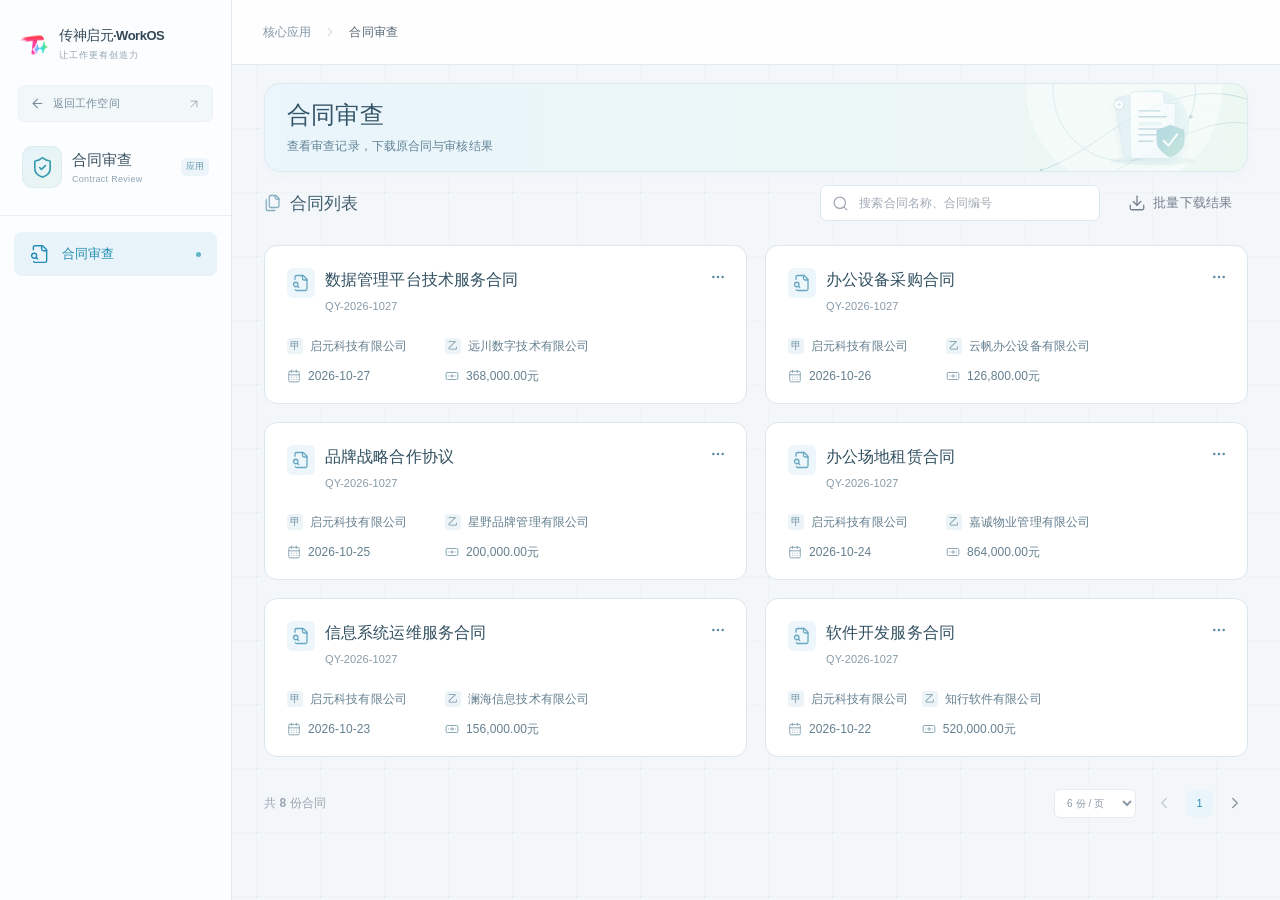
<file: index.html>
<!doctype html>
<html lang="zh-CN">
  <head>
    <meta charset="UTF-8" />
    <meta name="viewport" content="width=device-width, initial-scale=1.0" />
    <meta name="theme-color" content="#f2f6fb" />
    <title>合同审查 · 传神启元 WorkOS</title>
    <script type="module" crossorigin src="./assets/index-BLnWUCmx.js"></script>
    <link rel="stylesheet" crossorigin href="./assets/index-CrGIZPWq.css">
  </head>
  <body>
    <div id="root"></div>
  </body>
</html>
</file>
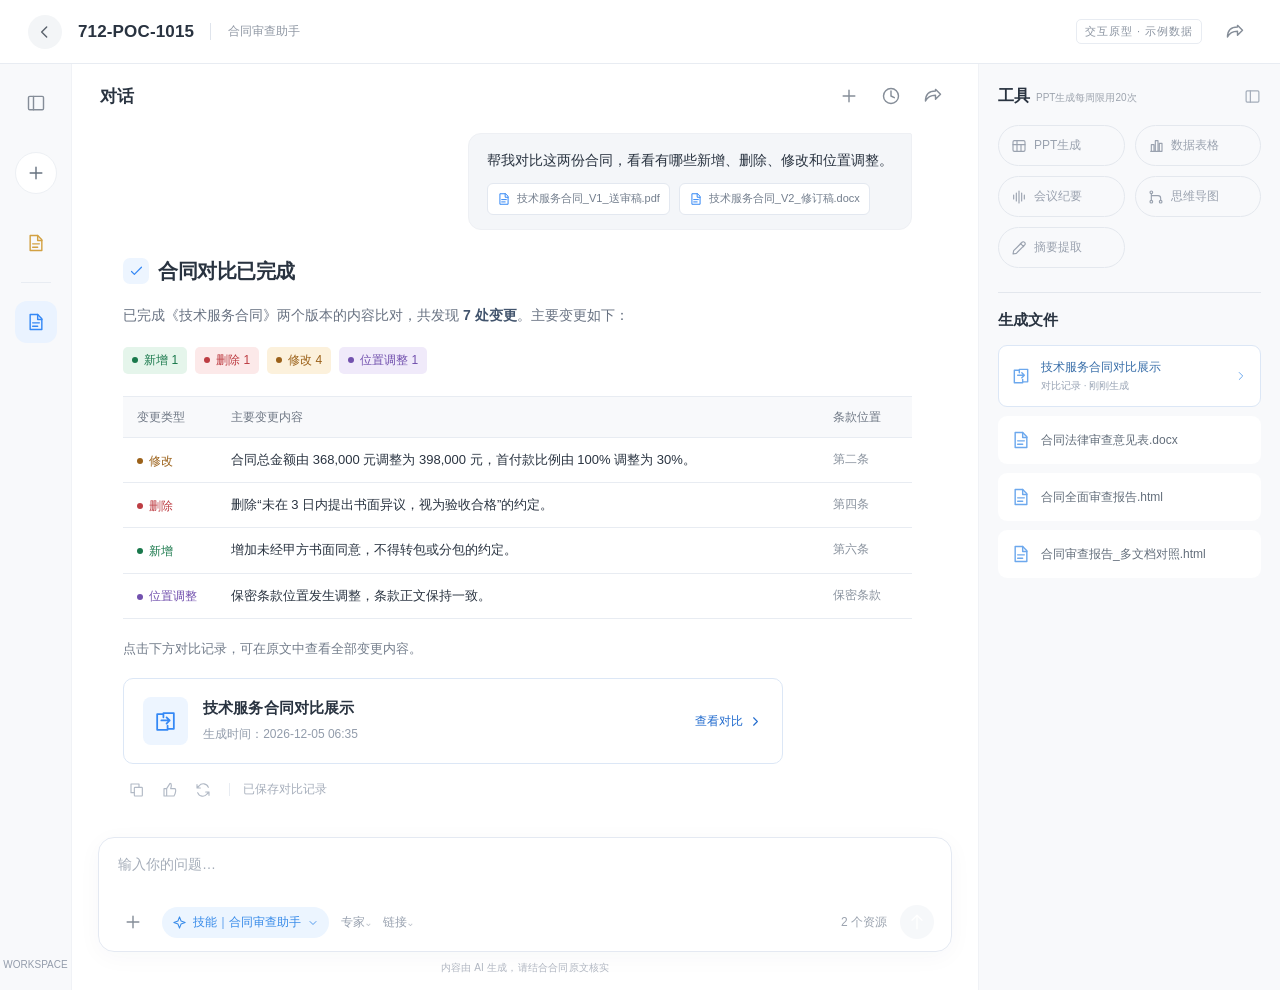
<file: comparison/index.html>
<!DOCTYPE html>
<html lang="zh-CN">
<head>
<meta charset="UTF-8">
<meta name="viewport" content="width=device-width,initial-scale=1">
<title>合同对比 · 交互原型 v3</title>
<style>
:root{--blue:#3488f5;--blue-strong:#216bce;--blue-soft:#edf5ff;--ink:#293340;--muted:#8a929f;--line:#e8ecf2;--surface:#f7f8fa;--red:#bd3d43;--red-bg:#fce9e9;--green:#19784b;--green-bg:#e5f5eb;--amber:#9b6119;--amber-bg:#fcf1dc;--purple:#7251ae;--purple-bg:#f0eafa;--font:-apple-system,BlinkMacSystemFont,"PingFang SC","Microsoft YaHei",sans-serif}
*{box-sizing:border-box}body{margin:0;background:#fff;color:var(--ink);font-family:var(--font);font-size:14px;-webkit-font-smoothing:antialiased}button,input,textarea,select{font:inherit}button{cursor:pointer}button:disabled{cursor:default;opacity:.38}button:focus-visible,select:focus-visible,textarea:focus-visible,[tabindex]:focus-visible{outline:3px solid #90bfff;outline-offset:3px}button{transition:background .16s,color .16s,border-color .16s}svg{width:20px;height:20px;fill:none;stroke:currentColor;stroke-width:1.7;stroke-linecap:round;stroke-linejoin:round;flex-shrink:0}.icon-button{width:34px;height:34px;padding:7px;display:inline-flex;align-items:center;justify-content:center;border:0;background:transparent;color:#858d98;border-radius:7px}.icon-button:hover{background:#edf2f8;color:var(--blue-strong)}.app{height:100dvh;display:grid;grid-template-rows:64px minmax(0,1fr)}.topbar{display:flex;align-items:center;gap:16px;padding:0 28px;border-bottom:1px solid var(--line)}.back{border-radius:50%;background:#f3f5f7;color:#5a626c}.project-name{font-size:17px;font-weight:600;letter-spacing:.15px}.topbar .project-tag{color:#9199a5;font-size:12px;padding-left:17px;border-left:1px solid #dfe4ec}.topbar .spacer{flex:1}.demo-badge{font-size:11px;border:1px solid var(--line);padding:4px 8px;color:#8b94a1;border-radius:5px;letter-spacing:1px}.workspace{display:grid;grid-template-columns:72px minmax(0,1fr) 302px;min-height:0}.rail{background:#f8f9fb;border-right:1px solid #f0f2f6;display:flex;align-items:center;flex-direction:column;gap:18px;padding-top:18px}.rail .icon-button{width:42px;height:42px}.rail .nav-plus{background:#fff;border:1px solid #edf0f4;border-radius:50%;margin:10px 0;color:#66717f}.rail .active{color:var(--blue);background:#eaf3ff;border-radius:12px}.rail .divider{height:1px;background:var(--line);width:30px}.rail-bottom{margin-top:auto;margin-bottom:20px;color:#939cab;font-size:10px}.conversation{min-width:0;display:flex;flex-direction:column;height:100%;background:#fff}.section-bar{height:64px;flex-shrink:0;display:flex;align-items:center;justify-content:space-between;padding:0 28px}.section-bar h1{font-size:17px;font-weight:600;margin:0}.section-bar .actions{display:flex;gap:8px}.chat-scroll{overflow-y:auto;flex:1;min-height:0;padding:5px clamp(26px,4vw,70px) 22px;scrollbar-gutter:stable}.message-user{display:flex;justify-content:flex-end;margin-bottom:28px}.question{background:#f4f6f9;border:1px solid #eef0f4;border-radius:13px 2px 13px 13px;max-width:82%;padding:14px 18px;font-size:14px;line-height:1.8}.attachment-row{display:flex;gap:9px;flex-wrap:wrap;margin-top:10px}.attachment{font-size:11px;display:flex;gap:6px;align-items:center;border:1px solid #e3e8f0;border-radius:6px;padding:5px 9px;background:#fff;color:#737e8d}.attachment svg{width:14px;height:14px;color:var(--blue)}.assistant-heading{display:flex;align-items:center;gap:9px;margin:0 0 17px;font-size:20px;letter-spacing:-.5px;font-weight:600}.assistant-mark{color:var(--blue);width:26px;height:26px;display:grid;place-items:center;background:var(--blue-soft);border-radius:7px}.assistant-mark svg{width:17px;height:17px}.answer-intro{font-size:14px;color:#687282;line-height:1.9;margin:0 0 18px}.summary-line{display:flex;gap:8px;flex-wrap:wrap;margin:0 0 22px}.pill{display:inline-flex;align-items:center;gap:6px;padding:5px 9px;border-radius:5px;font-size:12px;color:#657183;background:#f4f6f8}.pill i,.type-dot{height:6px;width:6px;border-radius:50%;background:currentColor;display:inline-block;flex-shrink:0}.pill.add{background:var(--green-bg);color:var(--green)}.pill.del{background:var(--red-bg);color:var(--red)}.pill.mod{background:var(--amber-bg);color:var(--amber)}.pill.move{background:var(--purple-bg);color:var(--purple)}.answer-table{border-collapse:collapse;width:100%;font-size:13px;line-height:1.7;margin-bottom:18px}.answer-table th{text-align:left;background:#f8f9fb;color:#6e7784;font-weight:500;font-size:12px;padding:10px 14px;border-top:1px solid var(--line);border-bottom:1px solid var(--line)}.answer-table td{padding:11px 14px;border-bottom:1px solid var(--line);vertical-align:top}.answer-table td:last-child{white-space:nowrap;color:#89929e;font-size:12px}.table-type{display:inline-flex;align-items:center;gap:6px;white-space:nowrap;font-size:12px}.table-type.mod{color:var(--amber)}.table-type.del{color:var(--red)}.table-type.add{color:var(--green)}.table-type.move{color:var(--purple)}.answer-note{color:#737d8b;font-size:13px;line-height:1.8;margin:17px 0}.record-card{width:min(100%,660px);display:flex;text-align:left;gap:15px;align-items:center;background:#fff;border:1px solid #dce7f6;border-radius:10px;padding:18px 19px;color:inherit;margin-top:18px;position:relative}.record-card:hover{background:#f8fbff;border-color:#8ebcf8;box-shadow:0 4px 20px #3887e70c}.record-card:active{background:#eef5ff}.compare-icon{position:relative;display:flex;align-items:center;justify-content:center;width:45px;height:48px;color:var(--blue);background:#edf5ff;border-radius:8px;flex-shrink:0}.compare-icon svg{width:25px;height:25px}.record-copy{display:flex;flex-direction:column;gap:8px;flex:1;min-width:0}.record-name{font-size:15px;font-weight:600;letter-spacing:.1px}.record-time{font-size:12px;color:#929cab;white-space:nowrap}.record-open{display:flex;gap:5px;align-items:center;font-size:12px;color:var(--blue-strong);white-space:nowrap}.record-open svg{width:15px;height:15px}.record-caption{font-size:11px;position:absolute;right:19px;bottom:11px;color:#8d9eb6;display:none}.message-actions{display:flex;gap:6px;align-items:center;margin-top:12px}.message-actions .icon-button{width:27px;height:27px;padding:5px;color:#b1b9c5}.message-actions svg{width:16px;height:16px}.action-divider{height:13px;width:1px;background:var(--line);margin:0 7px}.saved-label{font-size:12px;color:#a6aebb}.composer-wrap{padding:12px 26px 15px;flex-shrink:0;background:linear-gradient(#fff8,#fff 20%)}.composer{border:1px solid #e4e9f2;border-radius:16px;padding:16px 17px 12px;box-shadow:0 5px 25px #243b6209}.composer textarea{resize:none;border:0;outline:none;width:100%;height:48px;color:#697584;background:transparent;font-size:14px}.composer textarea::placeholder{color:#a5adb9}.composer-bottom{display:flex;justify-content:space-between;align-items:center;gap:9px}.composer-left{display:flex;gap:12px;align-items:center;color:#98a1af;font-size:12px}.skill-chip{padding:7px 10px;background:#ecf5ff;color:#388be9;border-radius:18px;display:flex;align-items:center;gap:6px}.skill-chip svg{width:15px;height:15px}.composer-right{display:flex;align-items:center;gap:13px;color:#9ba3af;font-size:12px}.send-button{display:grid;place-items:center;background:#e9edf3;border:0;border-radius:50%;height:34px;width:34px;color:#fff}.composer-hint{text-align:center;font-size:10px;color:#b0b6c1;padding-top:9px;letter-spacing:.2px}.tools{background:#f8f9fb;border-left:1px solid #f0f2f6;padding:22px 19px;overflow-y:auto}.tools-title{display:flex;justify-content:space-between;align-items:center;margin-bottom:18px;font-size:16px;font-weight:600}.tools-title small{font-size:10px;color:#9da4ae;font-weight:400;margin-left:6px}.tools-title svg{width:17px;height:17px;color:#a4adba}.tool-grid{display:grid;grid-template-columns:1fr 1fr;gap:10px;margin-bottom:24px}.tool-item{display:flex;align-items:center;gap:7px;padding:11px 12px;border:1px solid #e4e8ee;color:#9aa2af;border-radius:24px;font-size:12px;white-space:nowrap}.tool-item svg{width:16px;height:16px}.tools-files{border-top:1px solid #e3e7ed;padding-top:18px}.tools-files h2{font-size:15px;font-weight:600;margin:0 0 15px}.file-row{display:flex;align-items:center;gap:10px;background:#fff;border:1px solid transparent;border-radius:9px;margin-bottom:9px;width:100%;padding:13px 12px;text-align:left;color:#636e7b}.file-row svg{color:#6ca8ed;width:20px;height:20px}.file-row .file-name{overflow:hidden;text-overflow:ellipsis;white-space:nowrap;font-size:12px;flex:1}.file-row.new-record{border-color:#dce7f6;color:#376da8;cursor:pointer}.file-row.new-record:hover{border-color:#93bdf4;background:#f0f6ff}.file-row .tiny-arrow{width:14px;height:14px}.file-row .file-sub{font-size:10px;color:#9aa5b6;margin-top:5px}.file-copy{min-width:0;flex:1}.file-copy .file-name{display:block}.side-caption{font-size:10px;color:#a9b2bf;margin:14px 1px;line-height:1.7}.toast{position:fixed;bottom:28px;left:50%;transform:translateX(-50%);background:#2b3647;color:#fff;padding:11px 20px;font-size:13px;border-radius:7px;z-index:100;box-shadow:0 8px 30px #18263e26;animation:fade-in .2s}.toast[hidden]{display:none}
/* Contract comparison dialog */
.overlay{position:fixed;inset:0;z-index:50;background:#18253866;display:flex;align-items:center;justify-content:center;padding:26px;backdrop-filter:blur(3px)}.overlay[hidden]{display:none}.dialog{width:min(1600px,100%);height:min(960px,calc(100dvh - 52px));background:#fff;display:flex;flex-direction:column;min-height:0;border-radius:13px;box-shadow:0 24px 90px #0c1c3e38;overflow:hidden;animation:dialog-in .22s cubic-bezier(.2,.7,.2,1)}.dialog-header{display:flex;align-items:center;justify-content:space-between;gap:12px;padding:18px 24px 15px;border-bottom:1px solid var(--line);flex-shrink:0}.dialog-title-wrap{display:flex;gap:11px;align-items:center;min-width:0}.dialog-icon{width:36px;height:36px;display:grid;place-items:center;background:var(--blue-soft);color:var(--blue);border-radius:8px}.dialog h2{font-size:17px;font-weight:600;margin:0 0 5px}.dialog-subtitle{font-size:11px;color:#96a0ae;display:flex;gap:8px;align-items:center}.dialog-subtitle .dot{width:3px;height:3px;background:#c4ccd7;border-radius:50%}.dialog-header-actions{display:flex;align-items:center;gap:8px}.text-button{display:flex;align-items:center;gap:6px;font-size:12px;padding:7px 10px;border:1px solid var(--line);background:#fff;border-radius:6px;color:#748196}.text-button svg{width:15px;height:15px}.text-button:hover{background:#f5f8fc;border-color:#ccdbef}.toolbar{display:flex;gap:14px;align-items:center;justify-content:space-between;flex-shrink:0;padding:13px 24px;background:#fcfdff;border-bottom:1px solid var(--line)}.filters{display:flex;gap:5px;align-items:center;flex-wrap:wrap}.filter{background:transparent;color:#7b8697;border:1px solid transparent;border-radius:6px;padding:7px 10px;font-size:12px;display:flex;gap:7px;align-items:center;white-space:nowrap}.filter .count{font-size:11px;opacity:.75;font-variant-numeric:tabular-nums}.filter:hover{background:#f0f4f9}.filter.active{background:#eaf3ff;color:#286fd0;border-color:#d5e6fc;font-weight:500}.filter[data-filter=add] .type-dot{color:var(--green)}.filter[data-filter=del] .type-dot{color:var(--red)}.filter[data-filter=mod] .type-dot{color:var(--amber)}.filter[data-filter=move] .type-dot{color:var(--purple)}.panes{display:grid;grid-template-columns:1fr 1fr;min-height:0;flex:1;background:#f5f7fa;overflow:hidden}.pane{display:flex;flex-direction:column;min-width:0;min-height:0}.pane:first-child{border-right:1px solid #dee4ee}.pane-heading{padding:12px 21px;min-height:55px;display:flex;align-items:center;justify-content:space-between;gap:14px;background:#fff;border-bottom:1px solid var(--line);flex-shrink:0}.pane-file{display:flex;gap:9px;align-items:center;min-width:0}.version{padding:4px 6px;border-radius:4px;font-size:10px;background:#f0f2f6;color:#7c8798;line-height:1;letter-spacing:.3px}.version.new{color:#377dc9;background:#edf5ff}.pane-file-name{font-size:12px;font-weight:500;overflow:hidden;text-overflow:ellipsis;white-space:nowrap;color:#5b6f89}.pane-label{font-size:10px;color:#9ba6b6;white-space:nowrap}.document-scroll{flex:1;min-height:0;overflow:auto;padding:22px 22px 32px;scrollbar-width:thin;scrollbar-color:#cbd4e1 transparent;overscroll-behavior:contain;scroll-behavior:smooth}.document-paper{background:#fff;width:100%;max-width:780px;margin:0 auto;border:1px solid #e5eaf1;box-shadow:0 2px 7px #20385804;min-height:100%;padding:32px clamp(20px,3vw,46px) 25px;font-size:var(--doc-size,14px);line-height:1.95;color:#435570}.paper-topline{display:flex;justify-content:space-between;font-size:9px;letter-spacing:1px;color:#b3bdca;margin-bottom:27px;padding-bottom:10px;border-bottom:1px solid #edf0f4}.contract-title{text-align:center;font-size:1.4em;color:#34445c;font-weight:600;letter-spacing:2px;margin:0 0 24px}.contract-meta{margin-bottom:27px}.contract-meta p{margin:2px 0;font-size:.94em}.contract-section{margin:24px 0;position:relative;scroll-margin-top:24px}.contract-section h3{font-size:1em;margin:0 0 6px;font-weight:600;color:#354b68}.contract-section p{margin:5px 0;word-break:break-word;text-wrap:pretty}.change{border-radius:2px;padding:1px 2px;cursor:default;box-decoration-break:clone;-webkit-box-decoration-break:clone;transition:background .15s,outline .15s}.change.del{background:var(--red-bg);color:var(--red);text-decoration:line-through;text-decoration-thickness:1px}.change.add{background:var(--green-bg);color:var(--green);text-decoration:underline;text-decoration-thickness:1px;text-underline-offset:3px}.change.move{color:var(--purple);background:var(--purple-bg);outline:1px dashed #b8a1df;outline-offset:2px;text-decoration:none}[data-group][data-filtered=true] .change{background:transparent;color:inherit;text-decoration:none;outline:0}.signature{margin-top:38px;border-top:1px solid #edf0f4;padding-top:21px;display:flex;justify-content:space-between;font-size:.85em;gap:15px}.signature p{margin:6px 0}.paper-bottomline{text-align:center;color:#b6bfcc;font-size:9px;margin-top:34px}.dialog.fullscreen{width:100%;height:100dvh;border-radius:0}.overlay:has(.fullscreen){padding:0}.dialog[data-style=strong] .change.del{background:#f9ced1}.dialog[data-style=strong] .change.add{background:#c4ead3}.dialog[data-style=strong] .change.move{background:#e0d2f5}.dialog[data-style=line] .change.del,.dialog[data-style=line] .change.add{background:transparent}.dialog[data-style=line] .change.move{background:transparent}.background-locked{overflow:hidden}.mobile-summary{display:none}
@keyframes dialog-in{from{opacity:0;transform:translateY(9px) scale(.993)}to{opacity:1;transform:translateY(0) scale(1)}}@keyframes fade-in{from{opacity:0}to{opacity:1}}@media(min-width:1750px){.workspace{grid-template-columns:78px minmax(0,1fr) 360px}.tools{padding:25px}.chat-scroll{padding-left:70px;padding-right:70px}.answer-table{font-size:14px}.record-card{max-width:740px}.composer textarea{height:66px}}
@media(max-width:1150px){.workspace{grid-template-columns:62px minmax(0,1fr) 250px}.tools{padding:20px 13px}.tool-grid{gap:8px}.tool-item{padding:10px 8px;font-size:11px}.chat-scroll{padding-left:26px;padding-right:26px}.question{max-width:92%}.toolbar{gap:8px;padding:11px 16px;flex-wrap:wrap}.filter{padding:6px 8px}.document-scroll{padding:14px}.document-paper{padding:26px 24px}.dialog-header{padding:16px}.dialog-subtitle{font-size:10px}.topbar{padding:0 20px}}
@media(max-width:900px){.workspace{grid-template-columns:56px minmax(0,1fr)}.tools{display:none}.rail .icon-button{width:36px;height:36px}.overlay{padding:12px}.dialog{height:calc(100dvh - 24px);border-radius:10px}.document-scroll{padding:10px}.document-paper{padding:22px 18px;--doc-size:13px}.pane-heading{padding:12px}.pane-label{display:none}.dialog-subtitle .timestamp{display:none}.toolbar{gap:8px}.filters{gap:2px}.topbar .project-tag{display:none}.text-button{padding:7px}.text-button span{display:none}.dialog-title-wrap{gap:8px}.dialog h2{font-size:15px}.dialog-icon{width:31px;height:31px}}
@media(max-width:580px){.app{grid-template-rows:54px 1fr}.topbar{padding:0 12px;gap:9px}.project-name{font-size:14px}.demo-badge{font-size:9px}.workspace{grid-template-columns:1fr}.rail{display:none}.section-bar{height:50px;padding:0 18px}.chat-scroll{padding:8px 18px 20px}.question{font-size:13px;max-width:96%;padding:12px}.attachment{font-size:10px;padding:5px 6px}.assistant-heading{font-size:18px}.answer-table th,.answer-table td{padding:9px 8px;font-size:11px}.answer-table th:last-child,.answer-table td:last-child{display:none}.record-card{padding:14px 12px;gap:10px}.record-name{font-size:13px}.record-time{font-size:10px}.record-open{font-size:0}.record-open svg{width:17px;height:17px}.compare-icon{width:38px;height:42px}.composer-wrap{padding:8px 12px}.composer-left{gap:6px}.composer-left .optional{display:none}.composer{padding:12px}.composer-hint{font-size:9px}.overlay{padding:0}.dialog{height:100dvh;border-radius:0}.dialog-header{padding:12px}.dialog h2{font-size:14px}.dialog-subtitle{font-size:9px}.dialog-icon{display:none}.toolbar{padding:9px 10px}.filter{font-size:11px;padding:6px}.filter .count{font-size:10px}.pane-heading{padding:10px 7px;min-height:49px}.pane-file{gap:5px}.pane-file-name{font-size:10px;white-space:normal;word-break:break-all;line-height:1.5}.version{padding:3px;font-size:8px}.document-scroll{padding:7px}.document-paper{padding:17px 11px;--doc-size:12px}.paper-topline{font-size:7px;margin-bottom:18px;letter-spacing:0}.contract-title{font-size:1.15em;letter-spacing:1px}.contract-meta{margin-bottom:20px}.contract-meta p{font-size:.88em}.contract-section{margin:22px 0}.signature{flex-direction:column;font-size:9px;gap:3px}.dialog-header-actions{gap:2px}.dialog-header-actions .text-button{display:none}.record-card .compare-icon svg{width:22px}}
@media(prefers-reduced-motion:reduce){*{animation:none!important;transition:none!important;scroll-behavior:auto!important}}

/* Each file has its own collapsible extraction panel. */





.extraction-panel{background:#fcfdff;border-bottom:1px solid #dce5f1;overflow-y:auto;overscroll-behavior:contain;scrollbar-width:thin;scrollbar-color:#cbd4e1 transparent;max-height:min(190px,28%);min-height:0;flex:0 1 auto}
.extraction-panel[hidden]{display:none}
.extraction-heading{position:sticky;top:0;z-index:1;display:flex;align-items:center;justify-content:space-between;padding:7px 16px;background:#f5f8fc;border-bottom:1px solid #e6edf6;color:#4e6380;font-size:12px;font-weight:600}
.extraction-heading small{font-size:10px;font-weight:400;color:#93a0b1}
.extraction-list{margin:0;padding:0 16px}
.extraction-row{display:grid;grid-template-columns:102px minmax(0,1fr);gap:10px;padding:7px 0;border-bottom:1px solid #edf0f5;line-height:1.6}
.extraction-row:last-child{border-bottom:0}
.extraction-row dt{margin:0;font-weight:500;font-size:11px;color:#5d708a}
.extraction-row dd{margin:0;color:#65738a;font-size:11px;overflow-wrap:anywhere;text-wrap:pretty}
.extraction-row p{margin:0 0 1px}.extraction-row p:last-child{margin-bottom:0}
.extraction-row .unspecified{color:#9ba6b4;font-size:11px}

@media(max-width:900px){.extraction-heading{padding:7px 12px}.extraction-list{padding:0 12px}.extraction-row{grid-template-columns:90px minmax(0,1fr);gap:8px;padding:6px 0}.extraction-row dt,.extraction-row dd{font-size:11px}}
@media(max-width:580px){.pane-heading{gap:4px}.pane-file{min-width:0}.extraction-panel{max-height:min(180px,28%)}.extraction-heading{padding:6px 9px;font-size:10px;gap:4px}.extraction-heading small{font-size:8px}.extraction-list{padding:0 9px}.extraction-row{display:block;padding:6px 0}.extraction-row dt{font-size:10px;margin-bottom:3px}.extraction-row dd{font-size:10px;line-height:1.6}.extraction-row .unspecified{font-size:9px}}

/* Both panes switch views independently and preserve their scroll positions. */
.pane-body{display:flex;flex-direction:column;flex:1;min-height:0;overflow:hidden}
.pane-body>[hidden]{display:none!important}
.pane-body>.extraction-panel{max-height:none;flex:1;background:#fff;border:0}
.pane-body .extraction-heading{padding:13px 24px;background:#fafcff;font-size:12px}
.pane-body .extraction-list{padding:0 24px 18px}
.pane-body .extraction-row{padding:10px 0;line-height:1.75;grid-template-columns:108px minmax(0,1fr);gap:14px}
.pane-body .extraction-row dt,.pane-body .extraction-row dd{font-size:12px}
.pane-body .extraction-row .unspecified{font-size:11px}
.pane-view-switch{display:flex;justify-content:center;align-items:center;flex-shrink:0;padding:7px 16px;background:#fff;border-top:1px solid var(--line)}
.view-tabs{display:flex;gap:2px;padding:3px;border-radius:7px;background:#f2f5f9}
.view-tab{font-size:12px;line-height:1.5;min-width:82px;padding:5px 15px;background:transparent;border:1px solid transparent;border-radius:5px;color:#8793a5}
.view-tab:hover{color:var(--blue-strong);background:#e8f0fb}
.view-tab.active{color:var(--blue-strong);background:#fff;border-color:#e0e9f5;box-shadow:0 1px 3px #2a4d7c08;font-weight:500}
@media(max-width:900px){.pane-body .extraction-heading{padding:11px 16px}.pane-body .extraction-list{padding:0 16px 16px}.pane-body .extraction-row{grid-template-columns:87px minmax(0,1fr);gap:10px}.pane-body .extraction-row dt,.pane-body .extraction-row dd{font-size:11px}}
@media(max-width:580px){.pane-body .extraction-heading{padding:10px;font-size:11px}.pane-body .extraction-list{padding:0 10px 12px}.pane-body .extraction-row{display:block;padding:10px 0}.pane-body .extraction-row dt{font-size:11px;margin-bottom:4px}.pane-body .extraction-row dd{font-size:11px}.pane-body .extraction-row .unspecified{font-size:10px}.pane-view-switch{padding:7px 6px}.view-tab{min-width:65px;padding:5px 10px;font-size:11px}.pane-label{display:block;font-size:9px}.dialog{animation:none}}

.annotation-legend{display:flex;align-items:center;gap:14px;color:#96a2b2;flex-shrink:0;font-size:10px;padding:2px 0}
.legend-example{display:inline-flex;align-items:center;gap:5px}
.legend-example:before{content:'';width:13px;height:8px;display:inline-block;border-radius:1px;box-sizing:border-box}
.legend-example.deleted:before{background:var(--red-bg);background-image:linear-gradient(transparent 43%,var(--red) 43%,var(--red) 57%,transparent 57%)}
.legend-example.added:before{background:var(--green-bg);border-bottom:1px solid var(--green)}
.legend-example.moved:before{background:var(--purple-bg);border:1px dashed #a68ace}
@media(max-width:580px){.annotation-legend{gap:12px;padding:2px 5px;font-size:9px}}

/* View switches share the existing filename row; no separate tab bar. */
.pane-heading{min-height:44px;padding:7px 18px;gap:12px}
.pane-heading .pane-file{flex:1;min-width:0;overflow:hidden}
.pane-heading .pane-file-name{min-width:0;white-space:nowrap;word-break:normal}
.pane-heading .pane-view-switch{padding:0;border:0;background:transparent;flex-shrink:0}
.pane-heading .view-tabs{gap:0;padding:2px;border-radius:5px}
.pane-heading .view-tab{min-width:54px;padding:3px 9px;line-height:18px;font-size:11px;border-radius:4px}
@media(max-width:900px){.pane-heading{padding:7px 12px;gap:8px}.pane-heading .pane-file{gap:6px}.pane-heading .view-tab{min-width:0;padding:3px 7px}}
@media(max-width:580px){.pane-heading{min-height:40px;padding:6px 7px;gap:5px}.pane-heading .pane-file{gap:4px}.pane-heading .view-tab{padding:3px 6px;font-size:10px;line-height:16px}}
</style>
</head>
<body>
<svg width="0" height="0" style="position:absolute" aria-hidden="true"><defs>
<symbol id="i-back" viewBox="0 0 24 24"><path d="m14 6-6 6 6 6"/></symbol><symbol id="i-next" viewBox="0 0 24 24"><path d="m9 6 6 6-6 6"/></symbol><symbol id="i-up" viewBox="0 0 24 24"><path d="m6 14 6-6 6 6"/></symbol><symbol id="i-down" viewBox="0 0 24 24"><path d="m6 10 6 6 6-6"/></symbol><symbol id="i-plus" viewBox="0 0 24 24"><path d="M12 5v14M5 12h14"/></symbol><symbol id="i-minus" viewBox="0 0 24 24"><path d="M5 12h14"/></symbol><symbol id="i-layout" viewBox="0 0 24 24"><rect x="3" y="4" width="18" height="16" rx="1.5"/><path d="M9 4v16"/></symbol><symbol id="i-file" viewBox="0 0 24 24"><path d="M14 3H5v18h14V8Z"/><path d="M14 3v6h5M8 13h8M8 17h6"/></symbol><symbol id="i-compare" viewBox="0 0 24 24"><path d="M10 5H4v15h10v-4M14 19h6V4H10v4"/><path d="M8 11h8m-3-3 3 3-3 3"/></symbol><symbol id="i-clock" viewBox="0 0 24 24"><circle cx="12" cy="12" r="9"/><path d="M12 6v6l4 2"/></symbol><symbol id="i-share" viewBox="0 0 24 24"><path d="m15 4 6 6-6 6v-5C8 11 5 14 3 18c0-8 4-12 12-12Z"/></symbol><symbol id="i-close" viewBox="0 0 24 24"><path d="m6 6 12 12M6 18 18 6"/></symbol><symbol id="i-expand" viewBox="0 0 24 24"><path d="M9 3H3v6m12-6h6v6M3 15v6h6m6 0h6v-6"/></symbol><symbol id="i-copy" viewBox="0 0 24 24"><rect x="8" y="8" width="12" height="13" rx="1"/><path d="M15 8V3H3v13h5"/></symbol><symbol id="i-check" viewBox="0 0 24 24"><path d="m5 12 4 4L19 6"/></symbol><symbol id="i-like" viewBox="0 0 24 24"><path d="M7 10H3v11h4m0-11 5-8c3 0 2 5 1 8h6c3 0 1 8-1 11H7Z"/></symbol><symbol id="i-refresh" viewBox="0 0 24 24"><path d="M20 8a8 8 0 0 0-14-2L3 9m0-5v5h5m-4 7a8 8 0 0 0 14 2l3-3m0 5v-5h-5"/></symbol><symbol id="i-send" viewBox="0 0 24 24"><path d="M12 20V4m-6 6 6-6 6 6"/></symbol><symbol id="i-link" viewBox="0 0 24 24"><path d="m9 15 6-6m-8 4-2 2a4 4 0 0 0 6 6l3-3m-4-12 3-3a4 4 0 0 1 6 6l-2 2"/></symbol><symbol id="i-star" viewBox="0 0 24 24"><path d="m12 3 2.5 6.5L21 12l-6.5 2.5L12 21l-2.5-6.5L3 12l6.5-2.5Z"/></symbol><symbol id="i-table" viewBox="0 0 24 24"><rect x="3" y="4" width="18" height="16" rx="2"/><path d="M3 10h18M9 4v16M15 10v10"/></symbol><symbol id="i-chart" viewBox="0 0 24 24"><path d="M4 20h16M5 20V10h4v10m2 0V4h4v16m2 0V8h4v12"/></symbol><symbol id="i-mic" viewBox="0 0 24 24"><path d="M4 9v6m4-9v12m4-15v18m4-15v12m4-9v6"/></symbol><symbol id="i-tree" viewBox="0 0 24 24"><circle cx="5" cy="5" r="2"/><circle cx="5" cy="19" r="2"/><circle cx="19" cy="19" r="2"/><path d="M5 7v10M5 10h10a4 4 0 0 1 4 4v3"/></symbol><symbol id="i-pen" viewBox="0 0 24 24"><path d="m14 5 5 5M3 21l5-1L21 7a3 3 0 0 0-4-4L4 16Z"/></symbol><symbol id="i-pin" viewBox="0 0 24 24"><path d="M19 10c0 5-7 11-7 11S5 15 5 10a7 7 0 0 1 14 0Z"/><circle cx="12" cy="10" r="2"/></symbol><symbol id="i-scroll" viewBox="0 0 24 24"><rect x="7" y="3" width="10" height="18" rx="5"/><path d="M12 7v4"/></symbol>
</defs></svg>
<div class="app" id="app">
 <header class="topbar"><button class="icon-button back" aria-label="返回项目" data-toast="当前已在项目对话中"><svg><use href="#i-back"/></svg></button><span class="project-name">712-POC-1015</span><span class="project-tag">合同审查助手</span><span class="spacer"></span><span class="demo-badge">交互原型 · 示例数据</span><button class="icon-button" aria-label="分享对话" data-toast="原型演示：对话分享功能"><svg><use href="#i-share"/></svg></button></header>
 <div class="workspace">
 <nav class="rail" aria-label="主导航"><button class="icon-button" aria-label="侧边栏" data-toast="当前为对话视图"><svg><use href="#i-layout"/></svg></button><button class="icon-button nav-plus" aria-label="新建对话" data-toast="当前为合同对比演示对话"><svg><use href="#i-plus"/></svg></button><button class="icon-button" style="color:#d2a142" aria-label="项目资料" data-toast="项目资料已显示在右侧"><svg><use href="#i-file"/></svg></button><div class="divider"></div><button class="icon-button active" aria-label="当前对话" aria-current="page"><svg><use href="#i-file"/></svg></button><div class="rail-bottom">WORKSPACE</div></nav>
 <main class="conversation"><div class="section-bar"><h1>对话</h1><div class="actions"><button class="icon-button" aria-label="添加资源" data-toast="本演示已添加两份合同"><svg><use href="#i-plus"/></svg></button><button class="icon-button" aria-label="查看对比记录" id="history-open"><svg><use href="#i-clock"/></svg></button><button class="icon-button" aria-label="分享" data-toast="原型演示：对话分享功能"><svg><use href="#i-share"/></svg></button></div></div>
 <div class="chat-scroll" id="chat-scroll"><div class="message-user"><div class="question">帮我对比这两份合同，看看有哪些新增、删除、修改和位置调整。<div class="attachment-row"><span class="attachment"><svg><use href="#i-file"/></svg>技术服务合同_V1_送审稿.pdf</span><span class="attachment"><svg><use href="#i-file"/></svg>技术服务合同_V2_修订稿.docx</span></div></div></div>
 <article class="assistant-message"><h2 class="assistant-heading"><span class="assistant-mark"><svg><use href="#i-check"/></svg></span>合同对比已完成</h2><p class="answer-intro">已完成《技术服务合同》两个版本的内容比对，共发现 <strong style="color:#42546d">7 处变更</strong>。主要变更如下：</p><div class="summary-line"><span class="pill add"><i></i>新增 1</span><span class="pill del"><i></i>删除 1</span><span class="pill mod"><i></i>修改 4</span><span class="pill move"><i></i>位置调整 1</span></div>
 <table class="answer-table"><thead><tr><th style="width:94px">变更类型</th><th>主要变更内容</th><th>条款位置</th></tr></thead><tbody><tr><td><span class="table-type mod"><i class="type-dot"></i>修改</span></td><td>合同总金额由 368,000 元调整为 398,000 元，首付款比例由 100% 调整为 30%。</td><td>第二条</td></tr><tr><td><span class="table-type del"><i class="type-dot"></i>删除</span></td><td>删除“未在 3 日内提出书面异议，视为验收合格”的约定。</td><td>第四条</td></tr><tr><td><span class="table-type add"><i class="type-dot"></i>新增</span></td><td>增加未经甲方书面同意，不得转包或分包的约定。</td><td>第六条</td></tr><tr><td><span class="table-type move"><i class="type-dot"></i>位置调整</span></td><td>保密条款位置发生调整，条款正文保持一致。</td><td>保密条款</td></tr></tbody></table>
 <p class="answer-note">点击下方对比记录，可在原文中查看全部变更内容。</p>
 <button class="record-card" id="comparison-card" aria-haspopup="dialog" aria-controls="compare-overlay"><span class="compare-icon"><svg><use href="#i-compare"/></svg></span><span class="record-copy"><span class="record-name">技术服务合同对比展示</span><span class="record-time">生成时间：<time class="generated-time"></time></span></span><span class="record-open">查看对比<svg><use href="#i-next"/></svg></span></button>
 <div class="message-actions"><button class="icon-button" id="copy-summary" aria-label="复制对比摘要"><svg><use href="#i-copy"/></svg></button><button class="icon-button" aria-label="有帮助" id="like-button"><svg><use href="#i-like"/></svg></button><button class="icon-button" aria-label="重新查看对比" id="refresh-open"><svg><use href="#i-refresh"/></svg></button><span class="action-divider"></span><span class="saved-label">已保存对比记录</span></div></article></div>
 <div class="composer-wrap"><div class="composer"><textarea aria-label="输入问题" placeholder="输入你的问题…" id="question-input"></textarea><div class="composer-bottom"><div class="composer-left"><button class="icon-button" aria-label="添加附件" data-toast="本演示使用已添加的两份示例合同"><svg><use href="#i-plus"/></svg></button><span class="skill-chip"><svg><use href="#i-star"/></svg>技能｜合同审查助手<svg style="width:12px"><use href="#i-down"/></svg></span><span class="optional">专家⌄</span><span class="optional">链接⌄</span></div><div class="composer-right"><span class="optional">2 个资源</span><button class="send-button" id="send-button" disabled aria-label="发送问题"><svg><use href="#i-send"/></svg></button></div></div></div><div class="composer-hint">内容由 AI 生成，请结合合同原文核实</div></div></main>
 <aside class="tools"><div class="tools-title"><span>工具<small>PPT生成每周限用20次</small></span><svg><use href="#i-layout"/></svg></div><div class="tool-grid"><div class="tool-item"><svg><use href="#i-table"/></svg>PPT生成</div><div class="tool-item"><svg><use href="#i-chart"/></svg>数据表格</div><div class="tool-item"><svg><use href="#i-mic"/></svg>会议纪要</div><div class="tool-item"><svg><use href="#i-tree"/></svg>思维导图</div><div class="tool-item"><svg><use href="#i-pen"/></svg>摘要提取</div></div><div class="tools-files"><h2>生成文件</h2><button class="file-row new-record" id="sidebar-record" aria-haspopup="dialog"><svg><use href="#i-compare"/></svg><span class="file-copy"><span class="file-name">技术服务合同对比展示</span><span class="file-sub">对比记录 · 刚刚生成</span></span><svg class="tiny-arrow"><use href="#i-next"/></svg></button><div class="file-row"><svg><use href="#i-file"/></svg><span class="file-name">合同法律审查意见表.docx</span></div><div class="file-row"><svg><use href="#i-file"/></svg><span class="file-name">合同全面审查报告.html</span></div><div class="file-row"><svg><use href="#i-file"/></svg><span class="file-name">合同审查报告_多文档对照.html</span></div></div></aside>
 </div>
</div>
<div class="overlay" id="compare-overlay" hidden>
 <section class="dialog" id="compare-dialog" role="dialog" aria-modal="true" aria-labelledby="dialog-title" aria-describedby="dialog-description" data-style="standard">
 <header class="dialog-header"><div class="dialog-title-wrap"><div class="dialog-icon"><svg><use href="#i-compare"/></svg></div><div><h2 id="dialog-title">技术服务合同对比展示</h2><div class="dialog-subtitle" id="dialog-description"><span>生成时间：<time class="generated-time"></time></span></div></div></div><div class="dialog-header-actions"><button class="icon-button" id="close-dialog" aria-label="关闭对比弹窗" title="关闭（Esc）"><svg><use href="#i-close"/></svg></button></div></header>
 <div class="toolbar"><div class="filters" role="group" aria-label="筛选变更类型"><button class="filter" data-filter="add" aria-pressed="false"><i class="type-dot"></i>新增<span class="count">1</span></button><button class="filter" data-filter="del" aria-pressed="false"><i class="type-dot"></i>删除<span class="count">1</span></button><button class="filter" data-filter="mod" aria-pressed="false"><i class="type-dot"></i>修改<span class="count">4</span></button><button class="filter" data-filter="move" aria-pressed="false"><i class="type-dot"></i>位置调整<span class="count">1</span></button></div><div class="annotation-legend" aria-label="变更标注图例"><span class="legend-example deleted">删除内容</span><span class="legend-example added">新增内容</span><span class="legend-example moved">位置调整</span></div></div>
 <div class="panes"><section class="pane" aria-label="原文件"><div class="pane-heading"><div class="pane-file"><span class="version">V1</span><span class="pane-file-name" title="技术服务合同_V1_送审稿.pdf">技术服务合同_V1_送审稿.pdf</span></div><div class="pane-view-switch"><div class="view-tabs" role="tablist" aria-label="原文件展示内容"><button class="view-tab active" role="tab" id="original-document-tab" aria-selected="true" aria-controls="original-scroll" tabindex="0" data-side="original" data-view="document">原文</button><button class="view-tab" role="tab" id="original-extraction-tab" aria-selected="false" aria-controls="original-extraction" tabindex="-1" data-side="original" data-view="extraction">提取要素</button></div></div></div><div class="pane-body"><section class="extraction-panel" id="original-extraction" role="tabpanel" aria-labelledby="original-extraction-tab" tabindex="0" hidden></section><div class="document-scroll" id="original-scroll" role="tabpanel" aria-labelledby="original-document-tab" tabindex="0" aria-label="原合同正文，可独立滚动"><article class="document-paper" id="original-paper"></article></div></div></section><section class="pane" aria-label="对比文件"><div class="pane-heading"><div class="pane-file"><span class="version new">V2</span><span class="pane-file-name" title="技术服务合同_V2_修订稿.docx">技术服务合同_V2_修订稿.docx</span></div><div class="pane-view-switch"><div class="view-tabs" role="tablist" aria-label="对比文件展示内容"><button class="view-tab active" role="tab" id="revised-document-tab" aria-selected="true" aria-controls="revised-scroll" tabindex="0" data-side="revised" data-view="document">原文</button><button class="view-tab" role="tab" id="revised-extraction-tab" aria-selected="false" aria-controls="revised-extraction" tabindex="-1" data-side="revised" data-view="extraction">提取要素</button></div></div></div><div class="pane-body"><section class="extraction-panel" id="revised-extraction" role="tabpanel" aria-labelledby="revised-extraction-tab" tabindex="0" hidden></section><div class="document-scroll" id="revised-scroll" role="tabpanel" aria-labelledby="revised-document-tab" tabindex="0" aria-label="修改后合同正文，可独立滚动"><article class="document-paper" id="revised-paper"></article></div></div></section></div>
 </section>
</div><div class="toast" id="toast" role="status" hidden></div>
<script>
const $ = selector => document.querySelector(selector);
const $$ = selector => [...document.querySelectorAll(selector)];
const icon = name => `<svg aria-hidden="true"><use href="#i-${name}"/></svg>`;
const changes = [
 {id:'amount',type:'mod'},{id:'payment',type:'mod'},
 {id:'deadline',type:'mod'},{id:'place',type:'mod'},
 {id:'acceptance',type:'del'},{id:'subcontract',type:'add'},
 {id:'confidentiality',type:'move'}
];
function mark(id,side,text){const change=changes.find(c=>c.id===id);const cls=change.type==='mod'?(side==='original'?'del':'add'):change.type;return `<span class="change ${cls}" data-change="${id}">${text}</span>`}
function section(title,body,id){return `<section data-section="${title.split(' ')[0]}" class="contract-section${id?' change-group':''}" ${id?`data-group="${id}"`:''}><h3>${title}</h3>${body}</section>`}
function para(text){return `<p>${text}</p>`}
function documentContent(side){
 const original=side==='original';
 const amount=original?'368,000.00元（大写：叁拾陆万捌仟元整）':'398,000.00元（大写：叁拾玖万捌仟元整）';
 const confidential='双方对履行本合同过程中知悉的对方商业秘密、技术资料及业务数据负有保密义务。未经对方书面同意，不得向任何第三方披露。保密义务在本合同终止后继续有效。';
 const moveSection=section(`${original?'第五条':'第七条'} 保密条款`,para(mark('confidentiality',side,confidential)),'confidentiality');
 let html=`<div class="paper-topline"><span>启元科技 · 合同文件</span><span>${original?'送审稿 V1':'修订稿 V2'}</span></div><h1 class="contract-title">技术服务合同</h1><div class="contract-meta" data-section="合同主体"><p>合同编号：QY–2026–1027</p><p>甲方：启元科技有限公司</p><p>乙方：远川数字技术有限公司</p><p>签订日期：2026年10月27日</p></div>`;
 html+=section('第一条 服务内容与标的',para('乙方向甲方提供企业数据管理平台的开发、部署及技术支持服务，具体包括需求分析、软件开发、系统集成、培训及运维服务。')+para('双方应按照本合同及附件的约定履行各自义务。'));
 html+=section('第二条 合同金额与支付',`<p class="change-group" data-group="amount">本合同含税总金额为人民币${mark('amount',side,amount)}，税率为6%。</p><p class="change-group" data-group="payment">甲方应在合同签订后${mark('payment',side,original?'3个工作日内支付合同总额的100%，即人民币368,000.00元':'5个工作日内支付合同总额的30%，即人民币119,400.00元')}。</p>`+para('乙方收款账户以盖章确认的开户资料为准。甲方应在收到发票后支付相应款项。'));
 html+=section('第三条 履行期限、地点和方式',`<p class="change-group" data-group="deadline">服务期限：2026年11月01日至${mark('deadline',side,original?'2027年02月28日':'2027年03月31日')}。</p><p class="change-group" data-group="place">交付地点：${mark('place',side,original?'【待补充】':'甲方上海办公地点')}。</p>`+para('履行方式：乙方以远程开发、现场部署与在线交付相结合的方式完成项目。'));
 html+=section('第四条 交付与验收',para('乙方完成交付后，甲方应在3日内完成验收。')+(original?`<p class="change-group" data-group="acceptance">${mark('acceptance',side,'如甲方未在3日内提出书面异议，视为验收合格。')}</p>`:'')+para('乙方应提供部署包、使用手册及培训记录，具体验收清单详见附件。'));
 if(original)html+=moveSection;
 html+=section(`${original?'第六条':'第五条'} 知识产权`,para('本项目专门开发形成的软件成果及相关文档，甲方在付清合同款项后享有约定的使用权。乙方已有的通用工具、框架及技术组件，其知识产权仍归乙方所有。')+para('双方应保证其提供的资料不侵犯任何第三方的合法权益。'));
 html+=section(`${original?'第七条':'第六条'} 双方权利与义务`,para('甲方应及时提供项目实施所需的资料、接口和必要的工作条件，并指定专人负责需求确认与项目协调。')+para('乙方应按约定的进度完成服务，安排具备相应能力的人员参与项目，并定期向甲方报告项目进展。')+(!original?`<p class="change-group" data-group="subcontract">${mark('subcontract',side,'未经甲方书面同意，乙方不得将本合同项下工作转包或分包。')}</p>`:''));
 if(!original)html+=moveSection;
 html+=section('第八条 违约责任',para('任何一方未按本合同约定履行义务，应承担相应违约责任。因一方违约给另一方造成损失的，违约方应依法承担赔偿责任。')+para('因不可抗力导致合同无法履行的，受影响方应及时通知另一方，并在合理期限内提供有关证明。'));
 html+=section('第九条 争议解决及其他',para('本合同履行过程中发生争议，双方应先友好协商；协商不成的，任何一方可向甲方所在地有管辖权的人民法院提起诉讼。')+para('本合同自双方授权代表签字并加盖公章之日起生效。本合同一式两份，甲乙双方各执一份，具有同等法律效力。'));
 html+='<div class="signature"><div><p>甲方：启元科技有限公司</p><p>授权代表：____________</p><p>日期：____________</p></div><div><p>乙方：远川数字技术有限公司</p><p>授权代表：____________</p><p>日期：____________</p></div></div><div class="paper-bottomline">技术服务合同 · 示例文件 · 仅用于交互演示</div>';
 return html;
}
$('#original-paper').innerHTML=documentContent('original');$('#revised-paper').innerHTML=documentContent('revised');

function extractionData(side){
 const original=side==='original';
 const missing=text=>`<p class="unspecified">${text}</p>`;
 return [
  {name:'合同主体',content:para('甲方：启元科技有限公司。')+para('乙方：远川数字技术有限公司。')+missing('地址、联系方式：未载明。'),source:'合同主体',sourceLabel:'合同首页'},
  {name:'标的',content:para('企业数据管理平台的开发、部署及技术支持服务。'),source:'第一条'},
  {name:'数量',content:para('服务范围包括需求分析、软件开发、系统集成、培训及运维服务。')+missing('具体数量、计量单位及工作量：未载明。'),source:'第一条'},
  {name:'质量',content:para('乙方应提供部署包、使用手册及培训记录，具体验收清单详见附件；甲方应在交付后3日内完成验收。')+(original?para('如甲方未在3日内提出书面异议，视为验收合格。'):'')+missing('具体技术规格与标准：未载明。'),source:'第四条'},
  {name:'价款或报酬',content:para(`含税总金额：人民币${original?'368,000.00':'398,000.00'}元，税率6%。`)+para(original?'合同签订后3个工作日内支付合同总额的100%，即人民币368,000.00元。':'合同签订后5个工作日内支付合同总额的30%，即人民币119,400.00元。')+para('收款账户以盖章确认的开户资料为准；甲方在收到发票后支付相应款项。')+missing(original?'发票类型：未载明。':'剩余70%的付款安排及发票类型：未载明。'),source:'第二条'},
  {name:'履行期限、地点和方式',content:para(`期限：2026年11月01日至${original?'2027年02月28日':'2027年03月31日'}。`)+para(`地点：${original?'【待补充】':'甲方上海办公地点'}。`)+para('方式：远程开发、现场部署与在线交付相结合。'),source:'第三条'},
  {name:'违约责任',content:para('未按合同履行义务的，承担相应违约责任；造成损失的，依法承担赔偿责任。因不可抗力无法履行的，应及时通知并提供证明。')+missing('逾期付款、延期交付、质量不合格的具体处理标准：未载明。'),source:'第八条'},
  {name:'争议解决方式',content:para('先友好协商；协商不成的，向甲方所在地有管辖权的人民法院提起诉讼。'),source:'第九条'},
  {name:'合同生效和解除条款',content:para('生效条件：双方授权代表签字并加盖公章之日起生效。')+missing('解除条件及程序：未载明。'),source:'第九条'},
  {name:'质量保障期限',content:missing('质保期或质量保障期限：未载明。')},
  {name:'知识产权',content:para('专门开发的软件成果及相关文档，甲方付清款项后享有约定的使用权。乙方已有的通用工具、框架及技术组件，知识产权仍归乙方所有。')+para('双方保证其提供的资料不侵犯第三方合法权益。'),source:original?'第六条':'第五条'}
 ];
}
for(const side of ['original','revised']){
 const panel=$(`#${side}-extraction`);
 const entries=extractionData(side);
 panel.innerHTML=`<div class="extraction-heading"><span>合同提取内容</span><small>${entries.length} 项要素</small></div><dl class="extraction-list">${entries.map(entry=>`<div class="extraction-row"><dt>${entry.name}</dt><dd>${entry.content}</dd></div>`).join('')}</dl>`;
}
function switchPaneView(side,view,{focus=false}={}){
 const extraction=view==='extraction';
 $(`#${side}-scroll`).hidden=extraction;
 $(`#${side}-extraction`).hidden=!extraction;
 $$(`.view-tab[data-side="${side}"]`).forEach(button=>{
  const selected=button.dataset.view===view;
  button.classList.toggle('active',selected);button.setAttribute('aria-selected',String(selected));button.tabIndex=selected?0:-1;
  if(selected&&focus)button.focus({preventScroll:true});
 });
}
$$('.view-tab').forEach(button=>{
 button.addEventListener('click',()=>switchPaneView(button.dataset.side,button.dataset.view));
 button.addEventListener('keydown',event=>{
  if(['ArrowLeft','ArrowRight','Home','End'].includes(event.key)){
   event.preventDefault();
   const view=event.key==='Home'?'document':event.key==='End'?'extraction':button.dataset.view==='document'?'extraction':'document';
   switchPaneView(button.dataset.side,view,{focus:true});
  }
 });
});

const generatedAt=new Date();
const timeLabel=new Intl.DateTimeFormat('sv-SE',{timeZone:'Asia/Shanghai',year:'numeric',month:'2-digit',day:'2-digit',hour:'2-digit',minute:'2-digit'}).format(generatedAt);
$$('.generated-time').forEach(el=>{el.textContent=timeLabel;el.dateTime=generatedAt.toISOString()});
let currentFilter='all',lastFocus=null,toastTimer;
function toast(message){clearTimeout(toastTimer);$('#toast').textContent=message;$('#toast').hidden=false;toastTimer=setTimeout(()=>$('#toast').hidden=true,2600)}
function setFilter(filter){currentFilter=filter;$$('.filter').forEach(el=>{el.classList.toggle('active',el.dataset.filter===filter);el.setAttribute('aria-pressed',el.dataset.filter===filter?'true':'false')});$$('[data-group]').forEach(group=>{const c=changes.find(x=>x.id===group.dataset.group);group.dataset.filtered=filter!=='all'&&c.type!==filter?'true':'false'});}
function openDialog(){lastFocus=document.activeElement;$('#compare-overlay').hidden=false;$('#app').inert=true;document.body.classList.add('background-locked');$('#close-dialog').focus({preventScroll:true})}
function closeDialog(){$('#compare-overlay').hidden=true;$('#app').inert=false;document.body.classList.remove('background-locked');if(lastFocus)lastFocus.focus({preventScroll:true})}
['comparison-card','sidebar-record','history-open','refresh-open'].forEach(id=>$('#'+id).addEventListener('click',openDialog));
$('#close-dialog').addEventListener('click',closeDialog);
$('#compare-overlay').addEventListener('click',e=>{if(e.target===$('#compare-overlay'))closeDialog()});
$$('.filter').forEach(button=>{button.title='点击筛选，再次点击显示所有变更';button.addEventListener('click',()=>setFilter(currentFilter===button.dataset.filter?'all':button.dataset.filter))});
document.addEventListener('keydown',e=>{if($('#compare-overlay').hidden)return;if(e.key==='Escape'){e.preventDefault();closeDialog();return}if(e.key==='Tab'){const items=$$('#compare-dialog button:not(:disabled),#compare-dialog select,#compare-dialog [tabindex="0"]').filter(el=>el.getClientRects().length&&el.tabIndex>=0);const first=items[0],last=items[items.length-1];if(e.shiftKey&&document.activeElement===first){e.preventDefault();last.focus()}else if(!e.shiftKey&&document.activeElement===last){e.preventDefault();first.focus()}}});
$$('[data-toast]').forEach(el=>el.addEventListener('click',()=>toast(el.dataset.toast)));
$('#copy-summary').addEventListener('click',async()=>{try{await navigator.clipboard.writeText('技术服务合同对比摘要：7处变更，新增1处、删除1处、修改4处、位置调整1处。');toast('已复制对比摘要')}catch{toast('当前浏览器不支持复制，可直接选中文本复制')}});
$('#like-button').addEventListener('click',()=>{const button=$('#like-button');const liked=button.getAttribute('aria-pressed')!=='true';button.setAttribute('aria-pressed',String(liked));button.style.color=liked?'var(--blue)':'';toast(liked?'感谢反馈':'已取消反馈')});
$('#question-input').addEventListener('input',()=>{$('#send-button').disabled=!$('#question-input').value.trim();$('#send-button').style.background=$('#send-button').disabled?'':'var(--blue)'});
$('#send-button').addEventListener('click',()=>{toast('当前原型演示合同对比，可点击对比记录查看');$('#question-input').value='';$('#question-input').dispatchEvent(new Event('input'));});
setFilter('all');
requestAnimationFrame(()=>{$('#chat-scroll').scrollTop=$('#chat-scroll').scrollHeight});
</script>
</body>
</html>
</file>
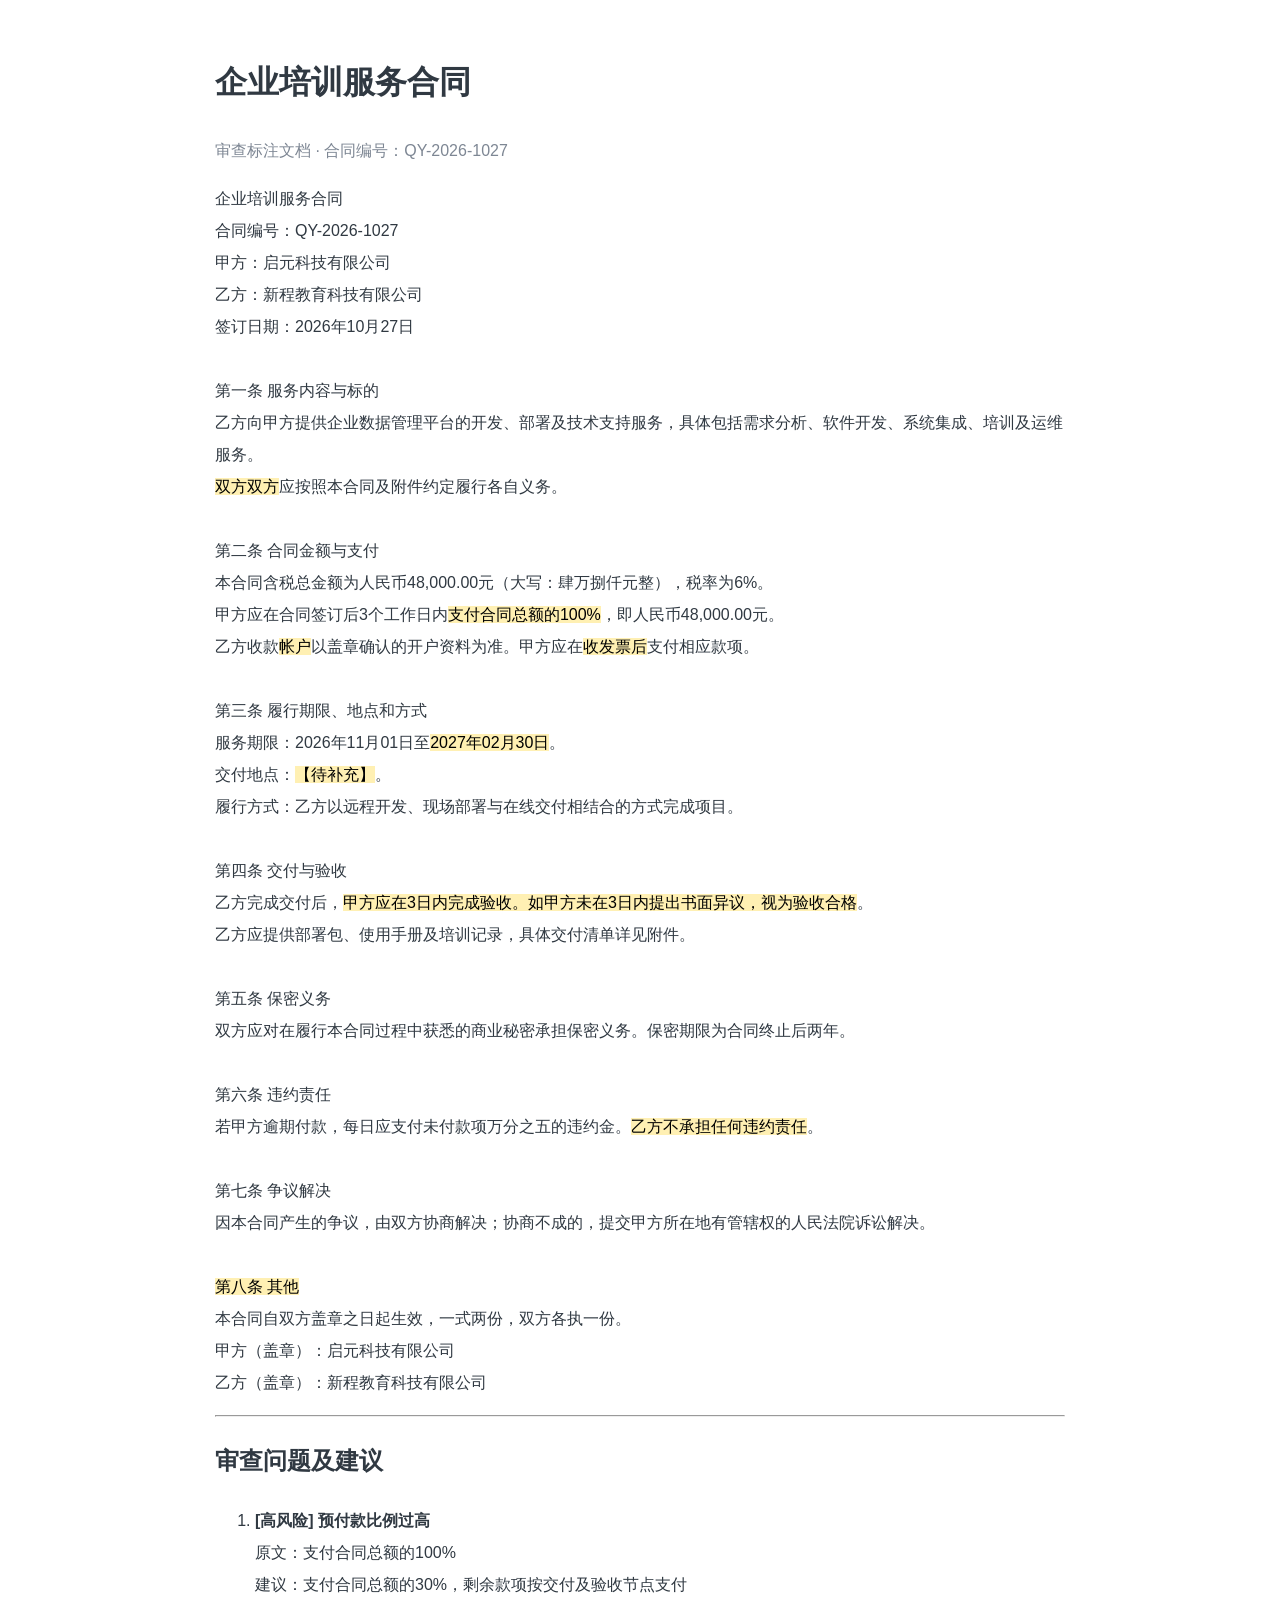
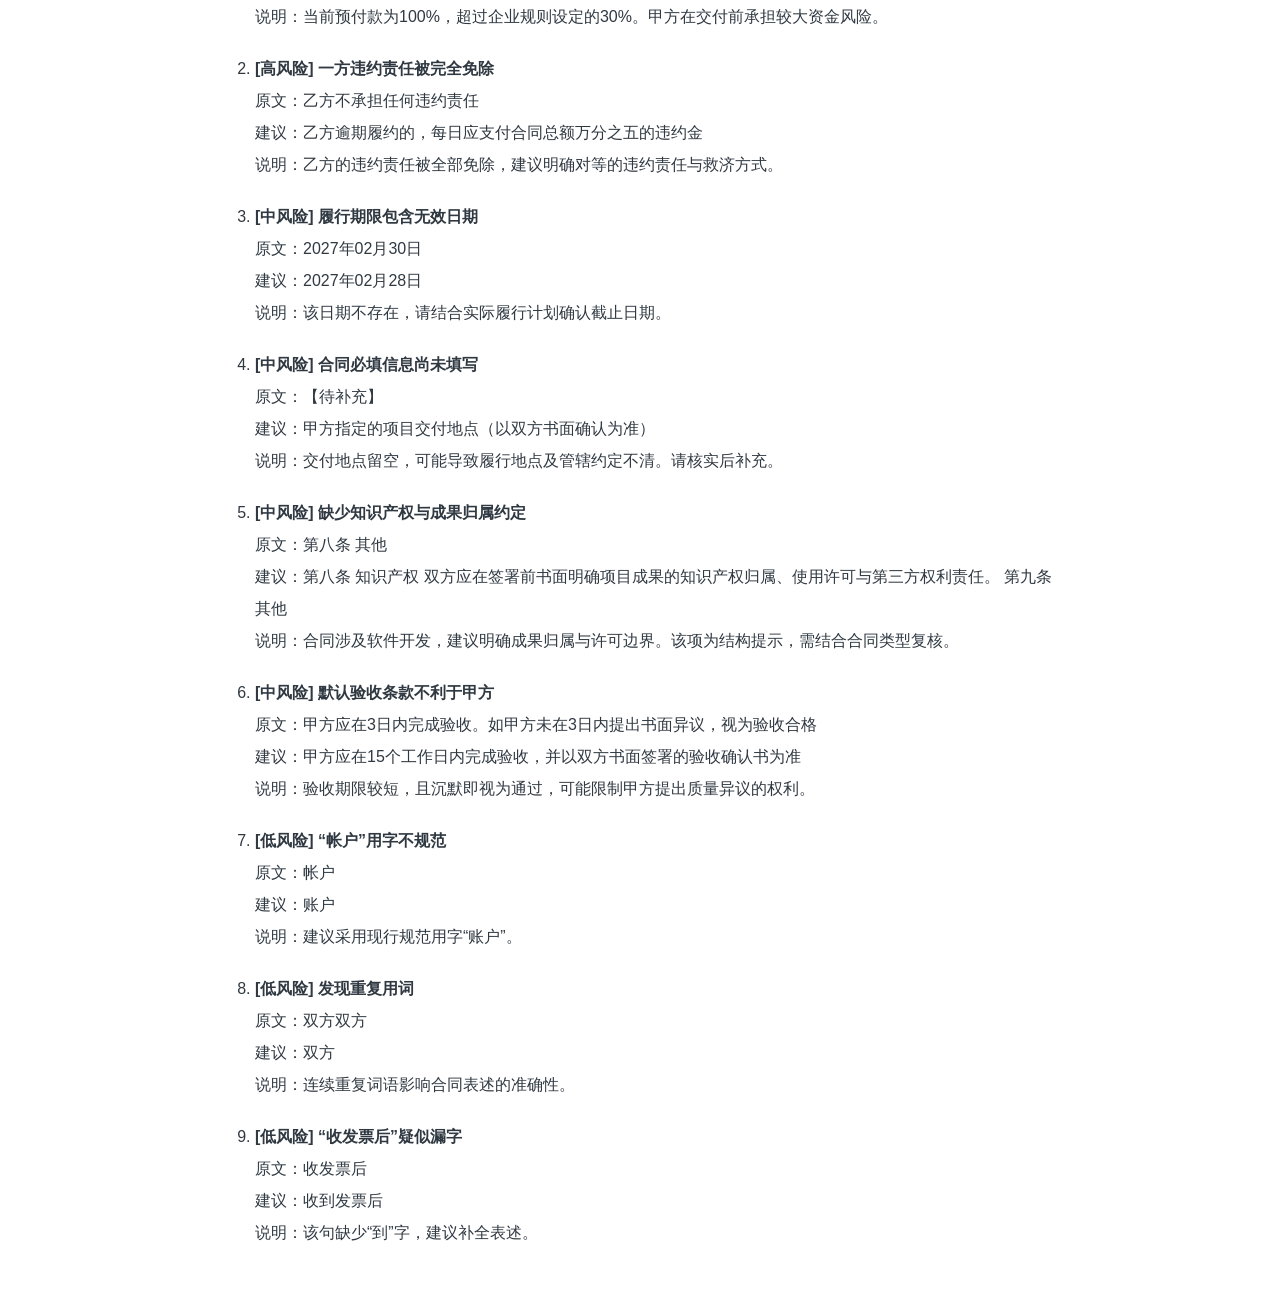
<file: records/CT20261020008-report.html>
<!doctype html><html lang="zh-CN"><meta charset="utf-8"><title>企业培训服务合同 · 审查标注</title><style>body{font:16px/2 sans-serif;max-width:850px;margin:50px auto;color:#303942}mark{background:#fff0b3}pre{white-space:pre-wrap;font:inherit}.note{color:#7e8794}li{margin-bottom:20px}</style><h1>企业培训服务合同</h1><p class="note">审查标注文档 · 合同编号：QY-2026-1027</p><pre>企业培训服务合同
合同编号：QY-2026-1027
甲方：启元科技有限公司
乙方：新程教育科技有限公司
签订日期：2026年10月27日

第一条 服务内容与标的
乙方向甲方提供企业数据管理平台的开发、部署及技术支持服务，具体包括需求分析、软件开发、系统集成、培训及运维服务。
<mark title="发现重复用词">双方双方</mark>应按照本合同及附件约定履行各自义务。

第二条 合同金额与支付
本合同含税总金额为人民币48,000.00元（大写：肆万捌仟元整），税率为6%。
甲方应在合同签订后3个工作日内<mark title="预付款比例过高">支付合同总额的100%</mark>，即人民币48,000.00元。
乙方收款<mark title="“帐户”用字不规范">帐户</mark>以盖章确认的开户资料为准。甲方应在<mark title="“收发票后”疑似漏字">收发票后</mark>支付相应款项。

第三条 履行期限、地点和方式
服务期限：2026年11月01日至<mark title="履行期限包含无效日期">2027年02月30日</mark>。
交付地点：<mark title="合同必填信息尚未填写">【待补充】</mark>。
履行方式：乙方以远程开发、现场部署与在线交付相结合的方式完成项目。

第四条 交付与验收
乙方完成交付后，<mark title="默认验收条款不利于甲方">甲方应在3日内完成验收。如甲方未在3日内提出书面异议，视为验收合格</mark>。
乙方应提供部署包、使用手册及培训记录，具体交付清单详见附件。

第五条 保密义务
双方应对在履行本合同过程中获悉的商业秘密承担保密义务。保密期限为合同终止后两年。

第六条 违约责任
若甲方逾期付款，每日应支付未付款项万分之五的违约金。<mark title="一方违约责任被完全免除">乙方不承担任何违约责任</mark>。

第七条 争议解决
因本合同产生的争议，由双方协商解决；协商不成的，提交甲方所在地有管辖权的人民法院诉讼解决。

<mark title="缺少知识产权与成果归属约定">第八条 其他</mark>
本合同自双方盖章之日起生效，一式两份，双方各执一份。
甲方（盖章）：启元科技有限公司
乙方（盖章）：新程教育科技有限公司</pre><hr><h2>审查问题及建议</h2><ol><li><b>[高风险] 预付款比例过高</b><br>原文：支付合同总额的100%<br>建议：支付合同总额的30%，剩余款项按交付及验收节点支付<br>说明：当前预付款为100%，超过企业规则设定的30%。甲方在交付前承担较大资金风险。</li><li><b>[高风险] 一方违约责任被完全免除</b><br>原文：乙方不承担任何违约责任<br>建议：乙方逾期履约的，每日应支付合同总额万分之五的违约金<br>说明：乙方的违约责任被全部免除，建议明确对等的违约责任与救济方式。</li><li><b>[中风险] 履行期限包含无效日期</b><br>原文：2027年02月30日<br>建议：2027年02月28日<br>说明：该日期不存在，请结合实际履行计划确认截止日期。</li><li><b>[中风险] 合同必填信息尚未填写</b><br>原文：【待补充】<br>建议：甲方指定的项目交付地点（以双方书面确认为准）<br>说明：交付地点留空，可能导致履行地点及管辖约定不清。请核实后补充。</li><li><b>[中风险] 缺少知识产权与成果归属约定</b><br>原文：第八条 其他<br>建议：第八条 知识产权
双方应在签署前书面明确项目成果的知识产权归属、使用许可与第三方权利责任。

第九条 其他<br>说明：合同涉及软件开发，建议明确成果归属与许可边界。该项为结构提示，需结合合同类型复核。</li><li><b>[中风险] 默认验收条款不利于甲方</b><br>原文：甲方应在3日内完成验收。如甲方未在3日内提出书面异议，视为验收合格<br>建议：甲方应在15个工作日内完成验收，并以双方书面签署的验收确认书为准<br>说明：验收期限较短，且沉默即视为通过，可能限制甲方提出质量异议的权利。</li><li><b>[低风险] “帐户”用字不规范</b><br>原文：帐户<br>建议：账户<br>说明：建议采用现行规范用字“账户”。</li><li><b>[低风险] 发现重复用词</b><br>原文：双方双方<br>建议：双方<br>说明：连续重复词语影响合同表述的准确性。</li><li><b>[低风险] “收发票后”疑似漏字</b><br>原文：收发票后<br>建议：收到发票后<br>说明：该句缺少“到”字，建议补全表述。</li></ol></html>
</file>
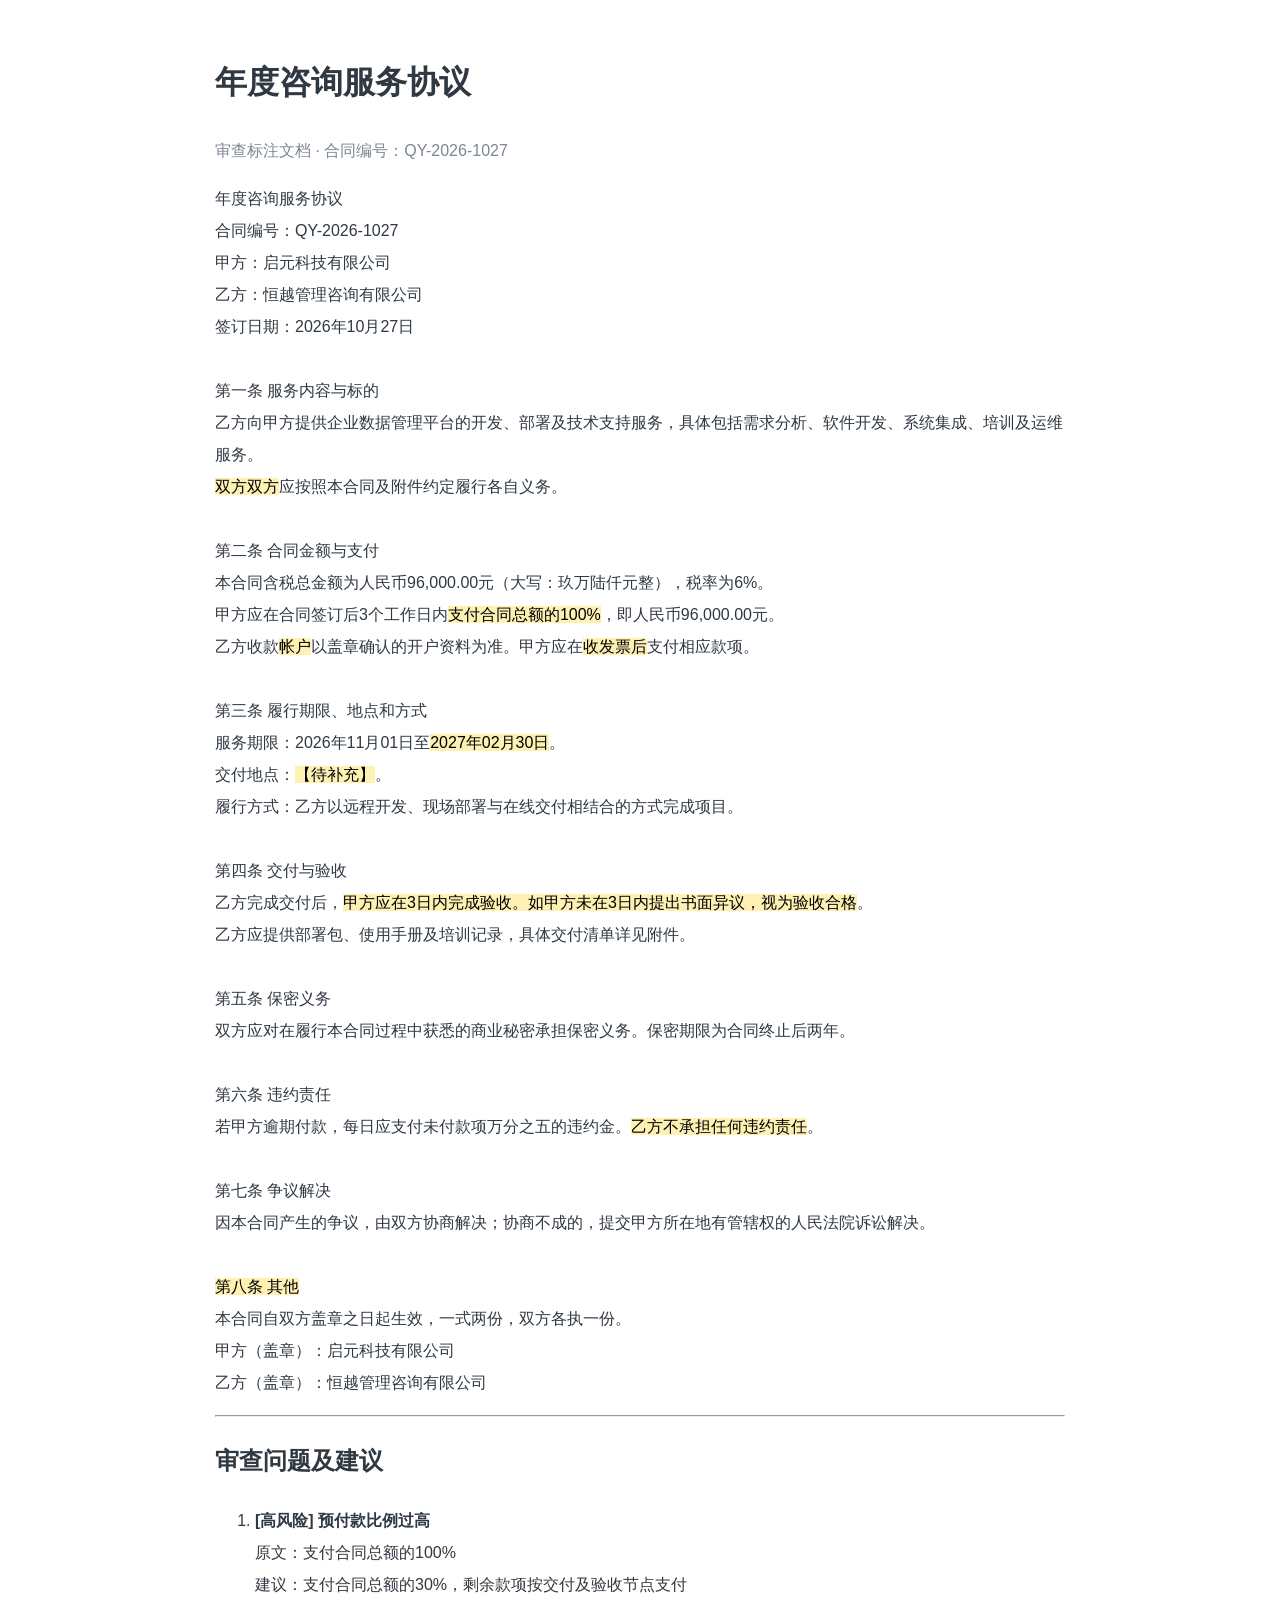
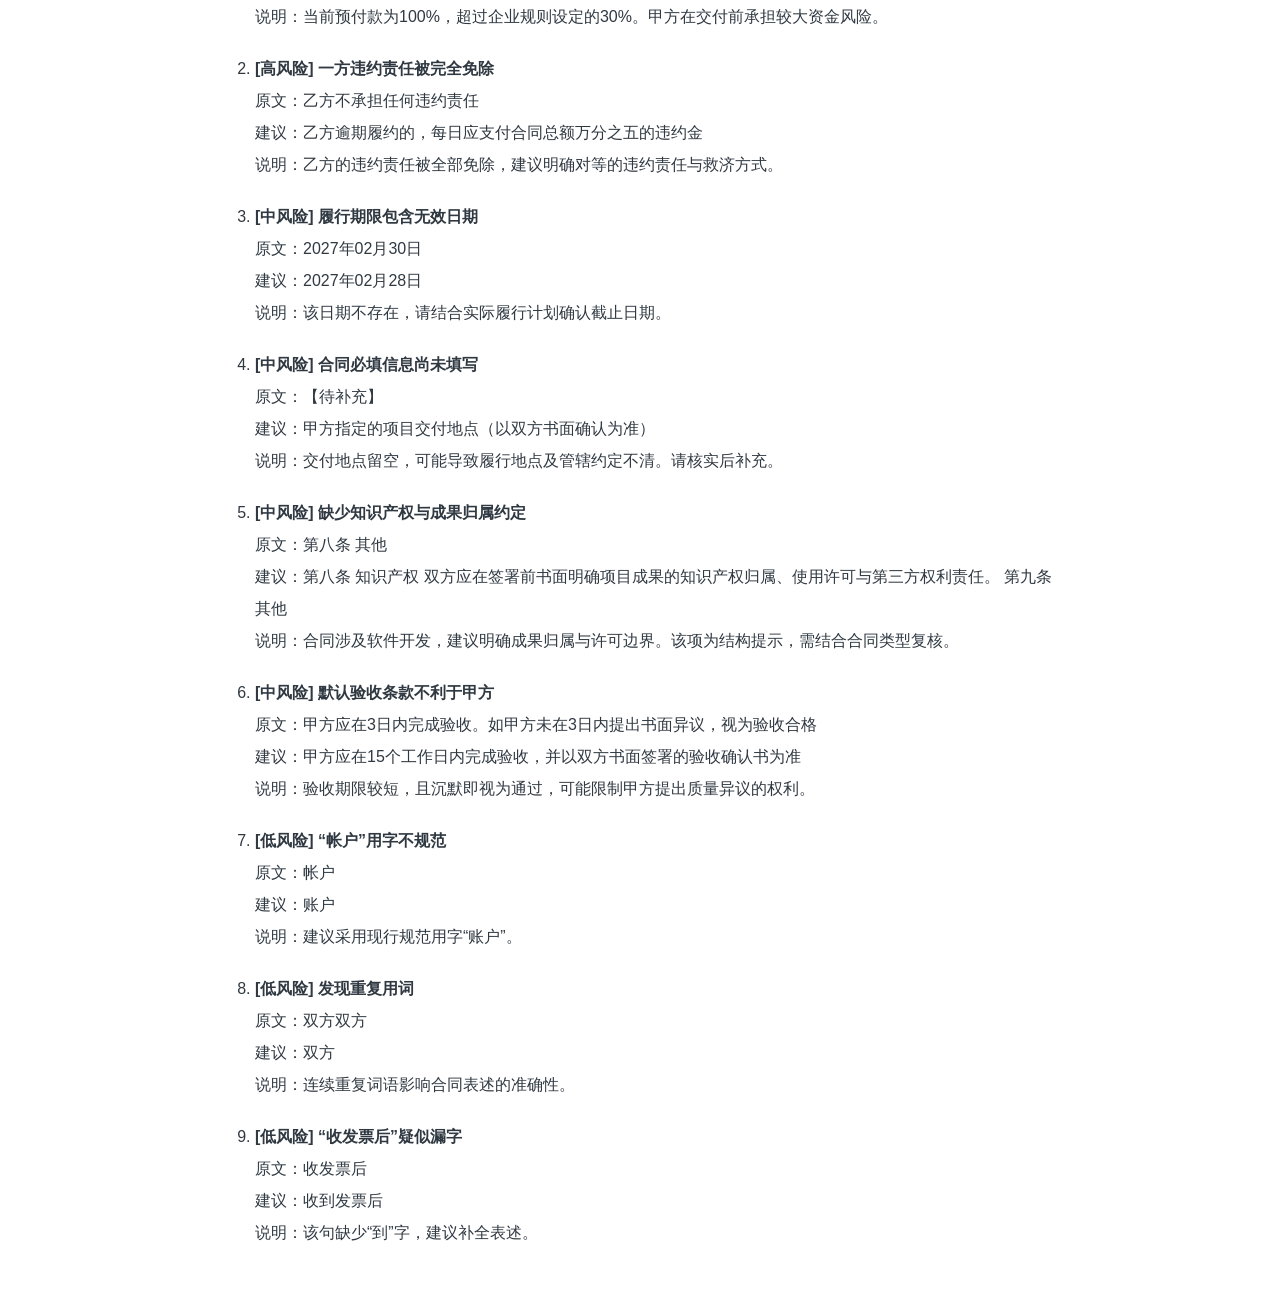
<file: records/CT20261021007-report.html>
<!doctype html><html lang="zh-CN"><meta charset="utf-8"><title>年度咨询服务协议 · 审查标注</title><style>body{font:16px/2 sans-serif;max-width:850px;margin:50px auto;color:#303942}mark{background:#fff0b3}pre{white-space:pre-wrap;font:inherit}.note{color:#7e8794}li{margin-bottom:20px}</style><h1>年度咨询服务协议</h1><p class="note">审查标注文档 · 合同编号：QY-2026-1027</p><pre>年度咨询服务协议
合同编号：QY-2026-1027
甲方：启元科技有限公司
乙方：恒越管理咨询有限公司
签订日期：2026年10月27日

第一条 服务内容与标的
乙方向甲方提供企业数据管理平台的开发、部署及技术支持服务，具体包括需求分析、软件开发、系统集成、培训及运维服务。
<mark title="发现重复用词">双方双方</mark>应按照本合同及附件约定履行各自义务。

第二条 合同金额与支付
本合同含税总金额为人民币96,000.00元（大写：玖万陆仟元整），税率为6%。
甲方应在合同签订后3个工作日内<mark title="预付款比例过高">支付合同总额的100%</mark>，即人民币96,000.00元。
乙方收款<mark title="“帐户”用字不规范">帐户</mark>以盖章确认的开户资料为准。甲方应在<mark title="“收发票后”疑似漏字">收发票后</mark>支付相应款项。

第三条 履行期限、地点和方式
服务期限：2026年11月01日至<mark title="履行期限包含无效日期">2027年02月30日</mark>。
交付地点：<mark title="合同必填信息尚未填写">【待补充】</mark>。
履行方式：乙方以远程开发、现场部署与在线交付相结合的方式完成项目。

第四条 交付与验收
乙方完成交付后，<mark title="默认验收条款不利于甲方">甲方应在3日内完成验收。如甲方未在3日内提出书面异议，视为验收合格</mark>。
乙方应提供部署包、使用手册及培训记录，具体交付清单详见附件。

第五条 保密义务
双方应对在履行本合同过程中获悉的商业秘密承担保密义务。保密期限为合同终止后两年。

第六条 违约责任
若甲方逾期付款，每日应支付未付款项万分之五的违约金。<mark title="一方违约责任被完全免除">乙方不承担任何违约责任</mark>。

第七条 争议解决
因本合同产生的争议，由双方协商解决；协商不成的，提交甲方所在地有管辖权的人民法院诉讼解决。

<mark title="缺少知识产权与成果归属约定">第八条 其他</mark>
本合同自双方盖章之日起生效，一式两份，双方各执一份。
甲方（盖章）：启元科技有限公司
乙方（盖章）：恒越管理咨询有限公司</pre><hr><h2>审查问题及建议</h2><ol><li><b>[高风险] 预付款比例过高</b><br>原文：支付合同总额的100%<br>建议：支付合同总额的30%，剩余款项按交付及验收节点支付<br>说明：当前预付款为100%，超过企业规则设定的30%。甲方在交付前承担较大资金风险。</li><li><b>[高风险] 一方违约责任被完全免除</b><br>原文：乙方不承担任何违约责任<br>建议：乙方逾期履约的，每日应支付合同总额万分之五的违约金<br>说明：乙方的违约责任被全部免除，建议明确对等的违约责任与救济方式。</li><li><b>[中风险] 履行期限包含无效日期</b><br>原文：2027年02月30日<br>建议：2027年02月28日<br>说明：该日期不存在，请结合实际履行计划确认截止日期。</li><li><b>[中风险] 合同必填信息尚未填写</b><br>原文：【待补充】<br>建议：甲方指定的项目交付地点（以双方书面确认为准）<br>说明：交付地点留空，可能导致履行地点及管辖约定不清。请核实后补充。</li><li><b>[中风险] 缺少知识产权与成果归属约定</b><br>原文：第八条 其他<br>建议：第八条 知识产权
双方应在签署前书面明确项目成果的知识产权归属、使用许可与第三方权利责任。

第九条 其他<br>说明：合同涉及软件开发，建议明确成果归属与许可边界。该项为结构提示，需结合合同类型复核。</li><li><b>[中风险] 默认验收条款不利于甲方</b><br>原文：甲方应在3日内完成验收。如甲方未在3日内提出书面异议，视为验收合格<br>建议：甲方应在15个工作日内完成验收，并以双方书面签署的验收确认书为准<br>说明：验收期限较短，且沉默即视为通过，可能限制甲方提出质量异议的权利。</li><li><b>[低风险] “帐户”用字不规范</b><br>原文：帐户<br>建议：账户<br>说明：建议采用现行规范用字“账户”。</li><li><b>[低风险] 发现重复用词</b><br>原文：双方双方<br>建议：双方<br>说明：连续重复词语影响合同表述的准确性。</li><li><b>[低风险] “收发票后”疑似漏字</b><br>原文：收发票后<br>建议：收到发票后<br>说明：该句缺少“到”字，建议补全表述。</li></ol></html>
</file>
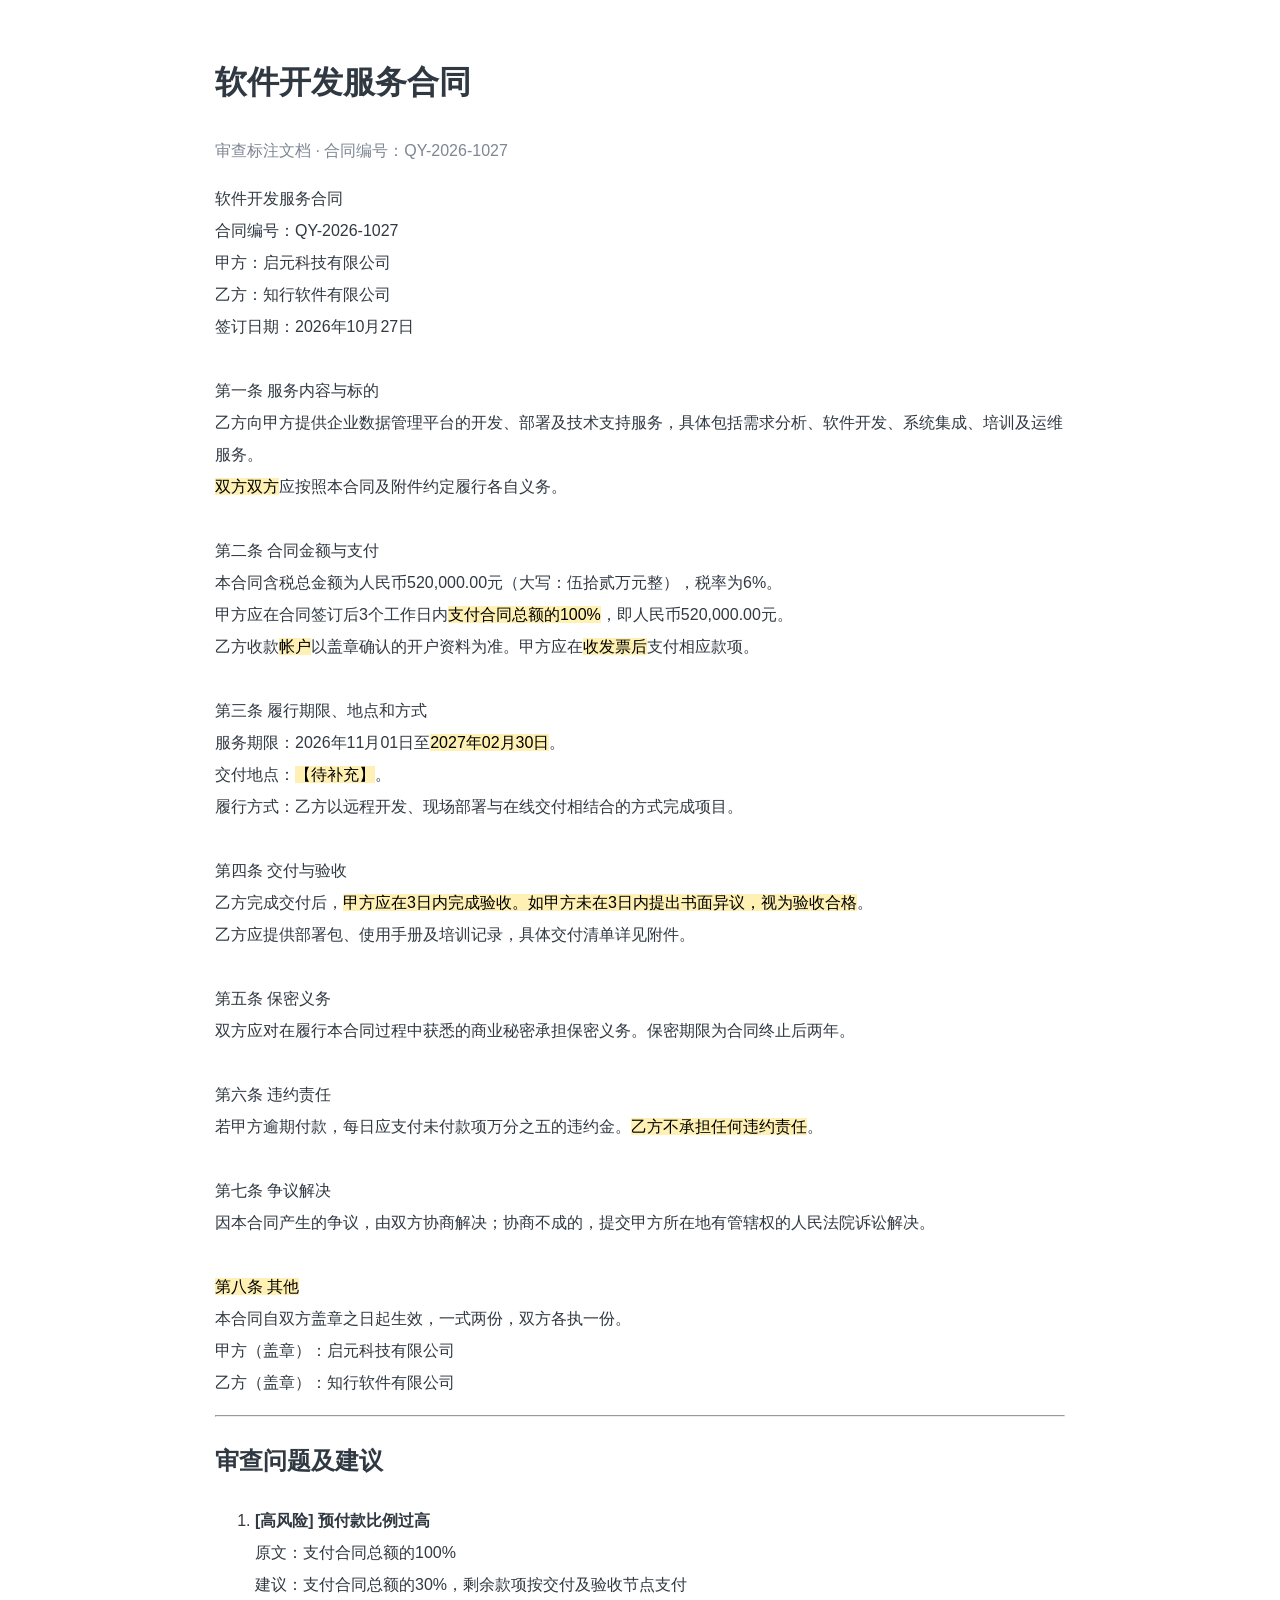
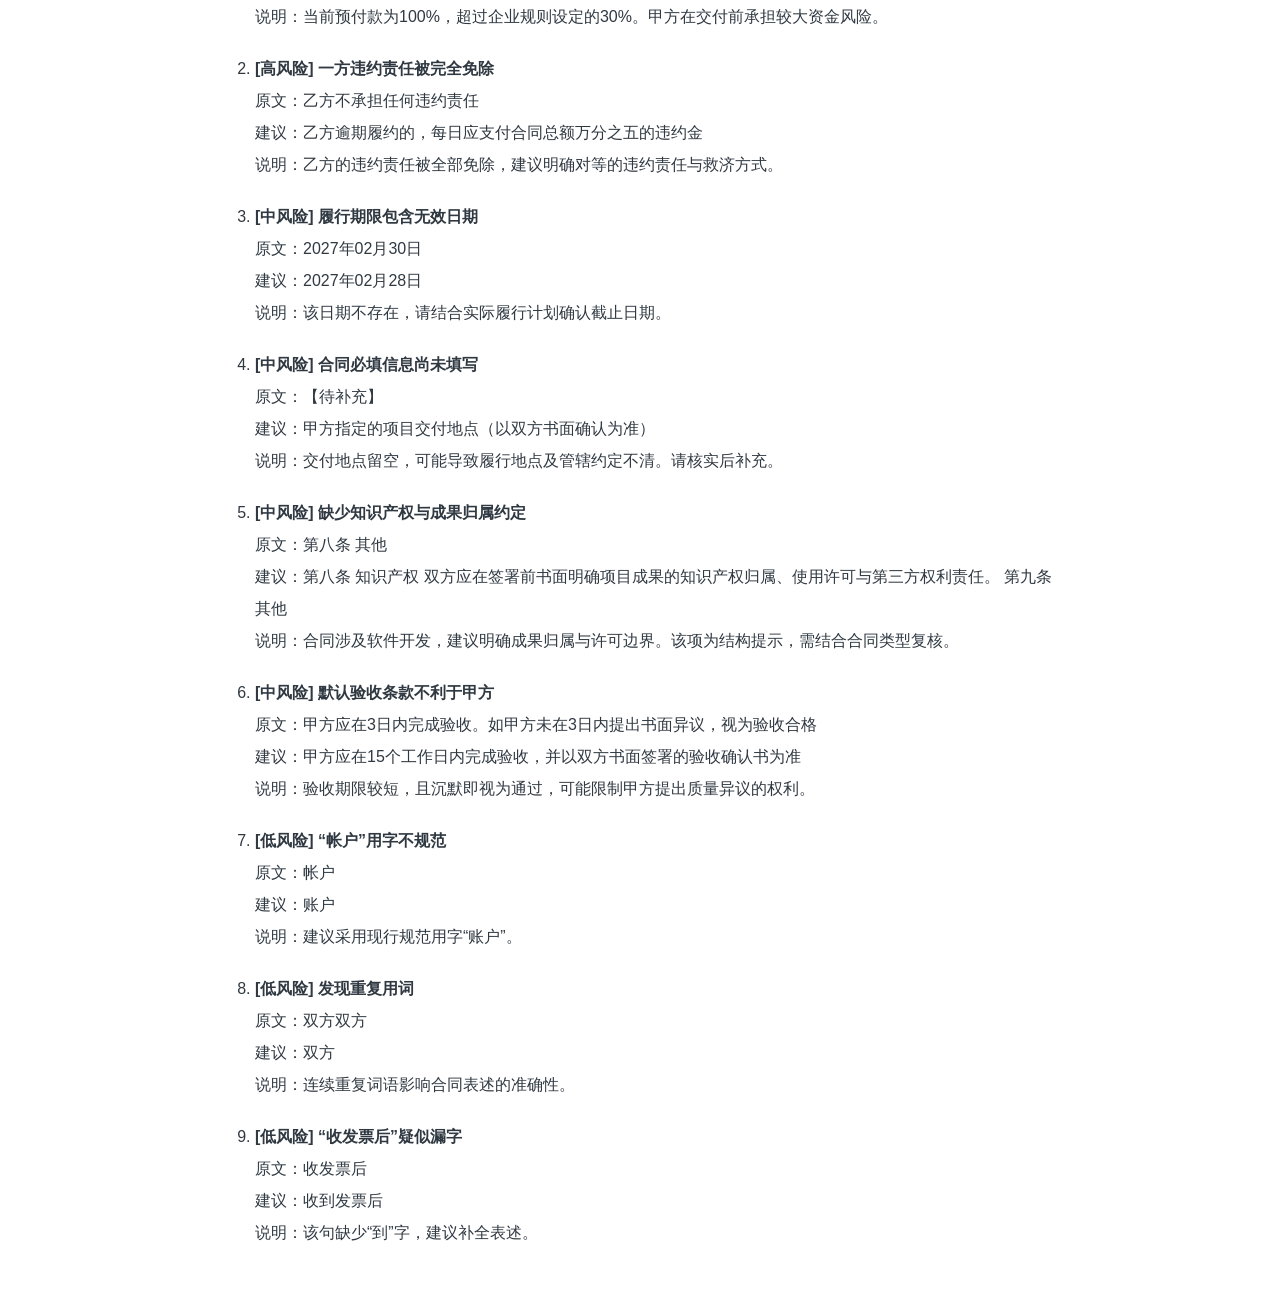
<file: records/CT20261022006-report.html>
<!doctype html><html lang="zh-CN"><meta charset="utf-8"><title>软件开发服务合同 · 审查标注</title><style>body{font:16px/2 sans-serif;max-width:850px;margin:50px auto;color:#303942}mark{background:#fff0b3}pre{white-space:pre-wrap;font:inherit}.note{color:#7e8794}li{margin-bottom:20px}</style><h1>软件开发服务合同</h1><p class="note">审查标注文档 · 合同编号：QY-2026-1027</p><pre>软件开发服务合同
合同编号：QY-2026-1027
甲方：启元科技有限公司
乙方：知行软件有限公司
签订日期：2026年10月27日

第一条 服务内容与标的
乙方向甲方提供企业数据管理平台的开发、部署及技术支持服务，具体包括需求分析、软件开发、系统集成、培训及运维服务。
<mark title="发现重复用词">双方双方</mark>应按照本合同及附件约定履行各自义务。

第二条 合同金额与支付
本合同含税总金额为人民币520,000.00元（大写：伍拾贰万元整），税率为6%。
甲方应在合同签订后3个工作日内<mark title="预付款比例过高">支付合同总额的100%</mark>，即人民币520,000.00元。
乙方收款<mark title="“帐户”用字不规范">帐户</mark>以盖章确认的开户资料为准。甲方应在<mark title="“收发票后”疑似漏字">收发票后</mark>支付相应款项。

第三条 履行期限、地点和方式
服务期限：2026年11月01日至<mark title="履行期限包含无效日期">2027年02月30日</mark>。
交付地点：<mark title="合同必填信息尚未填写">【待补充】</mark>。
履行方式：乙方以远程开发、现场部署与在线交付相结合的方式完成项目。

第四条 交付与验收
乙方完成交付后，<mark title="默认验收条款不利于甲方">甲方应在3日内完成验收。如甲方未在3日内提出书面异议，视为验收合格</mark>。
乙方应提供部署包、使用手册及培训记录，具体交付清单详见附件。

第五条 保密义务
双方应对在履行本合同过程中获悉的商业秘密承担保密义务。保密期限为合同终止后两年。

第六条 违约责任
若甲方逾期付款，每日应支付未付款项万分之五的违约金。<mark title="一方违约责任被完全免除">乙方不承担任何违约责任</mark>。

第七条 争议解决
因本合同产生的争议，由双方协商解决；协商不成的，提交甲方所在地有管辖权的人民法院诉讼解决。

<mark title="缺少知识产权与成果归属约定">第八条 其他</mark>
本合同自双方盖章之日起生效，一式两份，双方各执一份。
甲方（盖章）：启元科技有限公司
乙方（盖章）：知行软件有限公司</pre><hr><h2>审查问题及建议</h2><ol><li><b>[高风险] 预付款比例过高</b><br>原文：支付合同总额的100%<br>建议：支付合同总额的30%，剩余款项按交付及验收节点支付<br>说明：当前预付款为100%，超过企业规则设定的30%。甲方在交付前承担较大资金风险。</li><li><b>[高风险] 一方违约责任被完全免除</b><br>原文：乙方不承担任何违约责任<br>建议：乙方逾期履约的，每日应支付合同总额万分之五的违约金<br>说明：乙方的违约责任被全部免除，建议明确对等的违约责任与救济方式。</li><li><b>[中风险] 履行期限包含无效日期</b><br>原文：2027年02月30日<br>建议：2027年02月28日<br>说明：该日期不存在，请结合实际履行计划确认截止日期。</li><li><b>[中风险] 合同必填信息尚未填写</b><br>原文：【待补充】<br>建议：甲方指定的项目交付地点（以双方书面确认为准）<br>说明：交付地点留空，可能导致履行地点及管辖约定不清。请核实后补充。</li><li><b>[中风险] 缺少知识产权与成果归属约定</b><br>原文：第八条 其他<br>建议：第八条 知识产权
双方应在签署前书面明确项目成果的知识产权归属、使用许可与第三方权利责任。

第九条 其他<br>说明：合同涉及软件开发，建议明确成果归属与许可边界。该项为结构提示，需结合合同类型复核。</li><li><b>[中风险] 默认验收条款不利于甲方</b><br>原文：甲方应在3日内完成验收。如甲方未在3日内提出书面异议，视为验收合格<br>建议：甲方应在15个工作日内完成验收，并以双方书面签署的验收确认书为准<br>说明：验收期限较短，且沉默即视为通过，可能限制甲方提出质量异议的权利。</li><li><b>[低风险] “帐户”用字不规范</b><br>原文：帐户<br>建议：账户<br>说明：建议采用现行规范用字“账户”。</li><li><b>[低风险] 发现重复用词</b><br>原文：双方双方<br>建议：双方<br>说明：连续重复词语影响合同表述的准确性。</li><li><b>[低风险] “收发票后”疑似漏字</b><br>原文：收发票后<br>建议：收到发票后<br>说明：该句缺少“到”字，建议补全表述。</li></ol></html>
</file>
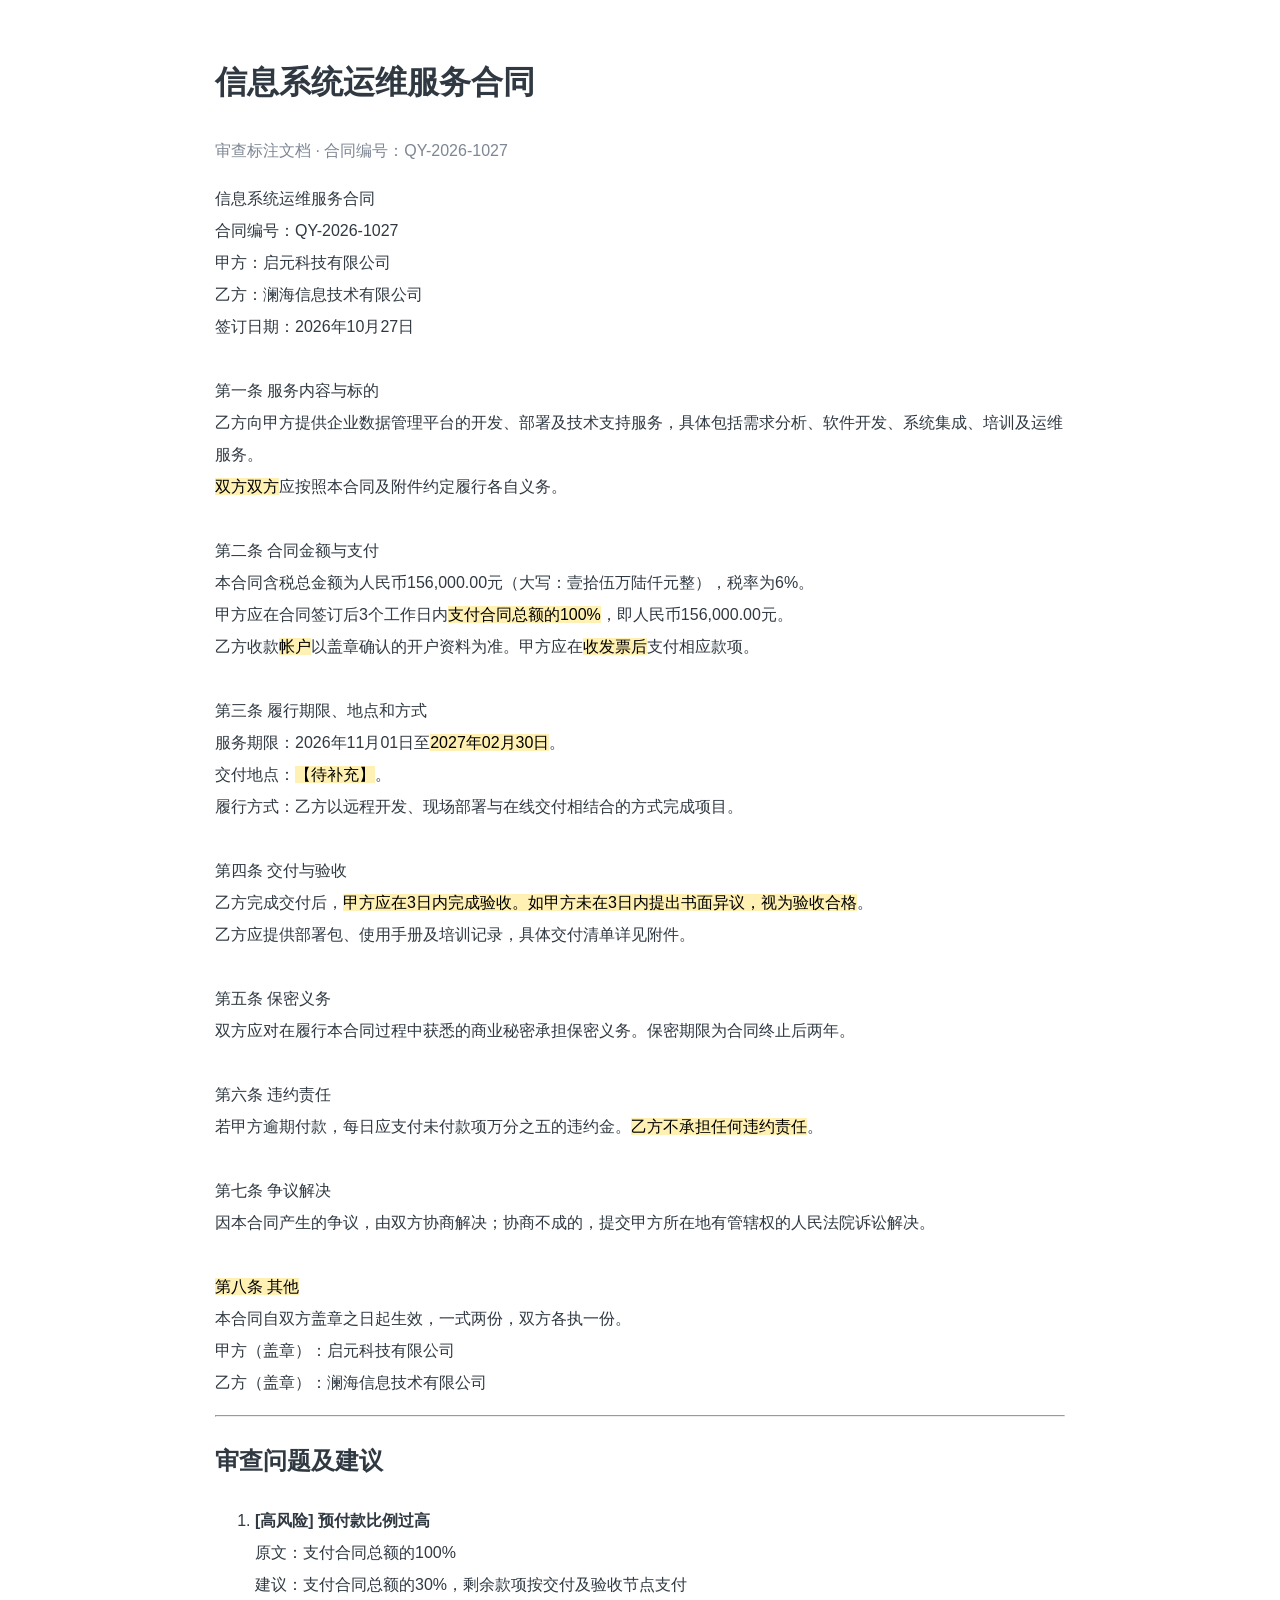
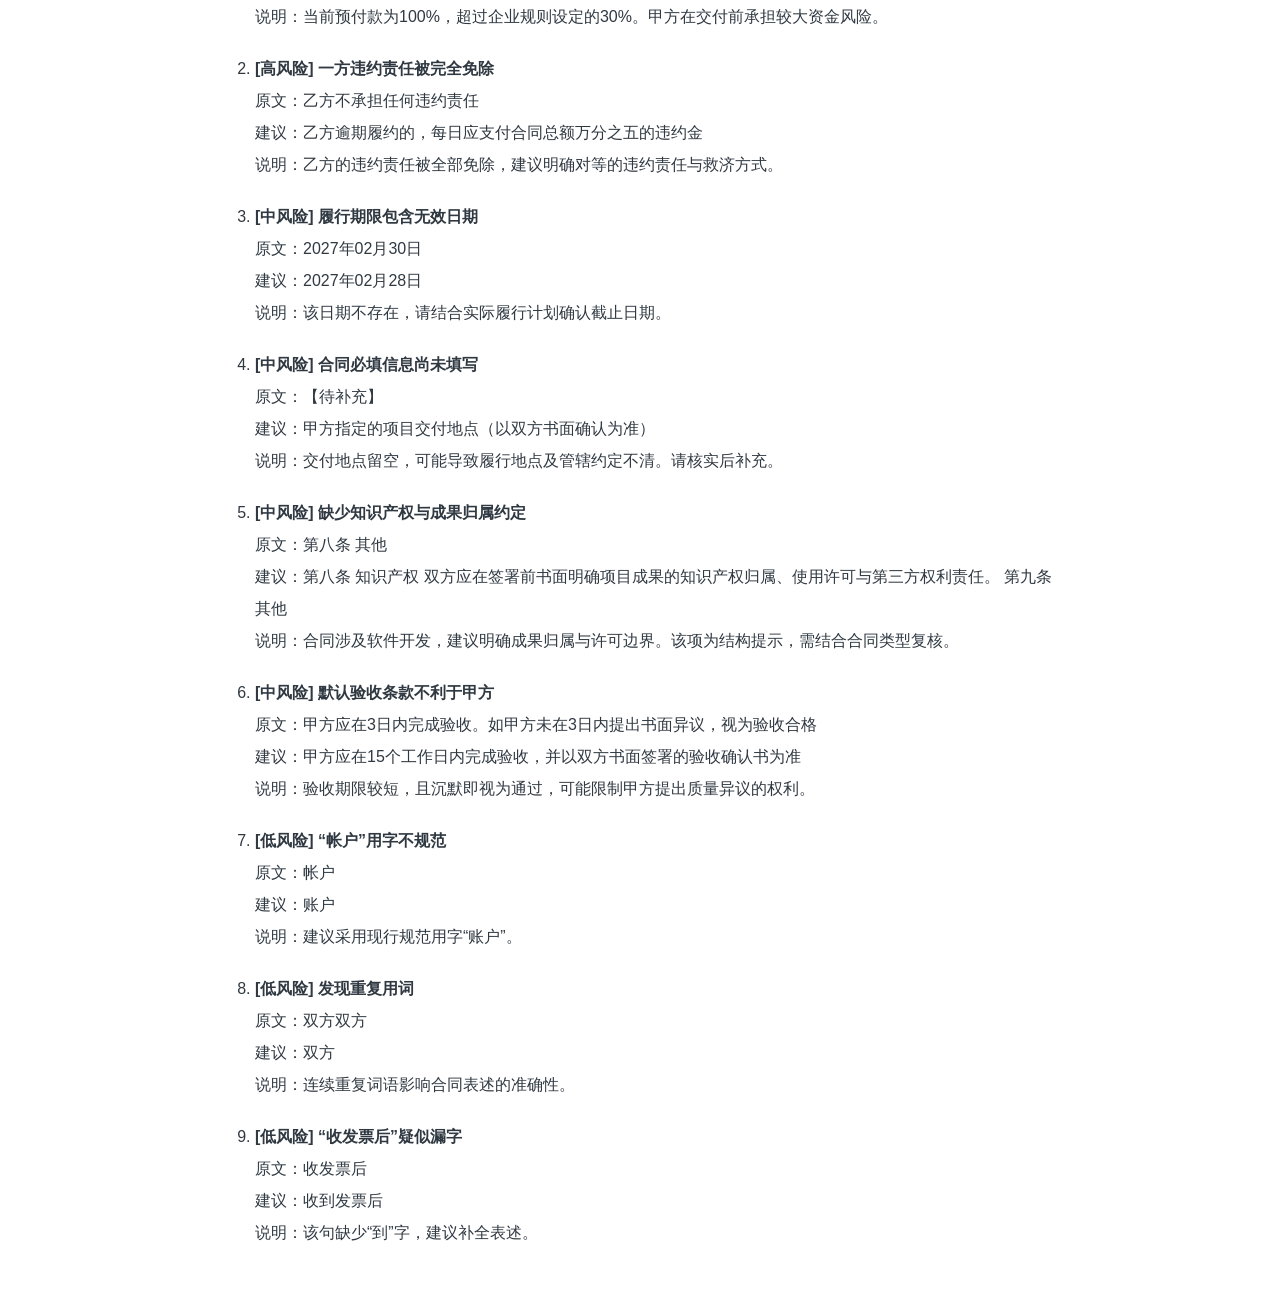
<file: records/CT20261023005-report.html>
<!doctype html><html lang="zh-CN"><meta charset="utf-8"><title>信息系统运维服务合同 · 审查标注</title><style>body{font:16px/2 sans-serif;max-width:850px;margin:50px auto;color:#303942}mark{background:#fff0b3}pre{white-space:pre-wrap;font:inherit}.note{color:#7e8794}li{margin-bottom:20px}</style><h1>信息系统运维服务合同</h1><p class="note">审查标注文档 · 合同编号：QY-2026-1027</p><pre>信息系统运维服务合同
合同编号：QY-2026-1027
甲方：启元科技有限公司
乙方：澜海信息技术有限公司
签订日期：2026年10月27日

第一条 服务内容与标的
乙方向甲方提供企业数据管理平台的开发、部署及技术支持服务，具体包括需求分析、软件开发、系统集成、培训及运维服务。
<mark title="发现重复用词">双方双方</mark>应按照本合同及附件约定履行各自义务。

第二条 合同金额与支付
本合同含税总金额为人民币156,000.00元（大写：壹拾伍万陆仟元整），税率为6%。
甲方应在合同签订后3个工作日内<mark title="预付款比例过高">支付合同总额的100%</mark>，即人民币156,000.00元。
乙方收款<mark title="“帐户”用字不规范">帐户</mark>以盖章确认的开户资料为准。甲方应在<mark title="“收发票后”疑似漏字">收发票后</mark>支付相应款项。

第三条 履行期限、地点和方式
服务期限：2026年11月01日至<mark title="履行期限包含无效日期">2027年02月30日</mark>。
交付地点：<mark title="合同必填信息尚未填写">【待补充】</mark>。
履行方式：乙方以远程开发、现场部署与在线交付相结合的方式完成项目。

第四条 交付与验收
乙方完成交付后，<mark title="默认验收条款不利于甲方">甲方应在3日内完成验收。如甲方未在3日内提出书面异议，视为验收合格</mark>。
乙方应提供部署包、使用手册及培训记录，具体交付清单详见附件。

第五条 保密义务
双方应对在履行本合同过程中获悉的商业秘密承担保密义务。保密期限为合同终止后两年。

第六条 违约责任
若甲方逾期付款，每日应支付未付款项万分之五的违约金。<mark title="一方违约责任被完全免除">乙方不承担任何违约责任</mark>。

第七条 争议解决
因本合同产生的争议，由双方协商解决；协商不成的，提交甲方所在地有管辖权的人民法院诉讼解决。

<mark title="缺少知识产权与成果归属约定">第八条 其他</mark>
本合同自双方盖章之日起生效，一式两份，双方各执一份。
甲方（盖章）：启元科技有限公司
乙方（盖章）：澜海信息技术有限公司</pre><hr><h2>审查问题及建议</h2><ol><li><b>[高风险] 预付款比例过高</b><br>原文：支付合同总额的100%<br>建议：支付合同总额的30%，剩余款项按交付及验收节点支付<br>说明：当前预付款为100%，超过企业规则设定的30%。甲方在交付前承担较大资金风险。</li><li><b>[高风险] 一方违约责任被完全免除</b><br>原文：乙方不承担任何违约责任<br>建议：乙方逾期履约的，每日应支付合同总额万分之五的违约金<br>说明：乙方的违约责任被全部免除，建议明确对等的违约责任与救济方式。</li><li><b>[中风险] 履行期限包含无效日期</b><br>原文：2027年02月30日<br>建议：2027年02月28日<br>说明：该日期不存在，请结合实际履行计划确认截止日期。</li><li><b>[中风险] 合同必填信息尚未填写</b><br>原文：【待补充】<br>建议：甲方指定的项目交付地点（以双方书面确认为准）<br>说明：交付地点留空，可能导致履行地点及管辖约定不清。请核实后补充。</li><li><b>[中风险] 缺少知识产权与成果归属约定</b><br>原文：第八条 其他<br>建议：第八条 知识产权
双方应在签署前书面明确项目成果的知识产权归属、使用许可与第三方权利责任。

第九条 其他<br>说明：合同涉及软件开发，建议明确成果归属与许可边界。该项为结构提示，需结合合同类型复核。</li><li><b>[中风险] 默认验收条款不利于甲方</b><br>原文：甲方应在3日内完成验收。如甲方未在3日内提出书面异议，视为验收合格<br>建议：甲方应在15个工作日内完成验收，并以双方书面签署的验收确认书为准<br>说明：验收期限较短，且沉默即视为通过，可能限制甲方提出质量异议的权利。</li><li><b>[低风险] “帐户”用字不规范</b><br>原文：帐户<br>建议：账户<br>说明：建议采用现行规范用字“账户”。</li><li><b>[低风险] 发现重复用词</b><br>原文：双方双方<br>建议：双方<br>说明：连续重复词语影响合同表述的准确性。</li><li><b>[低风险] “收发票后”疑似漏字</b><br>原文：收发票后<br>建议：收到发票后<br>说明：该句缺少“到”字，建议补全表述。</li></ol></html>
</file>
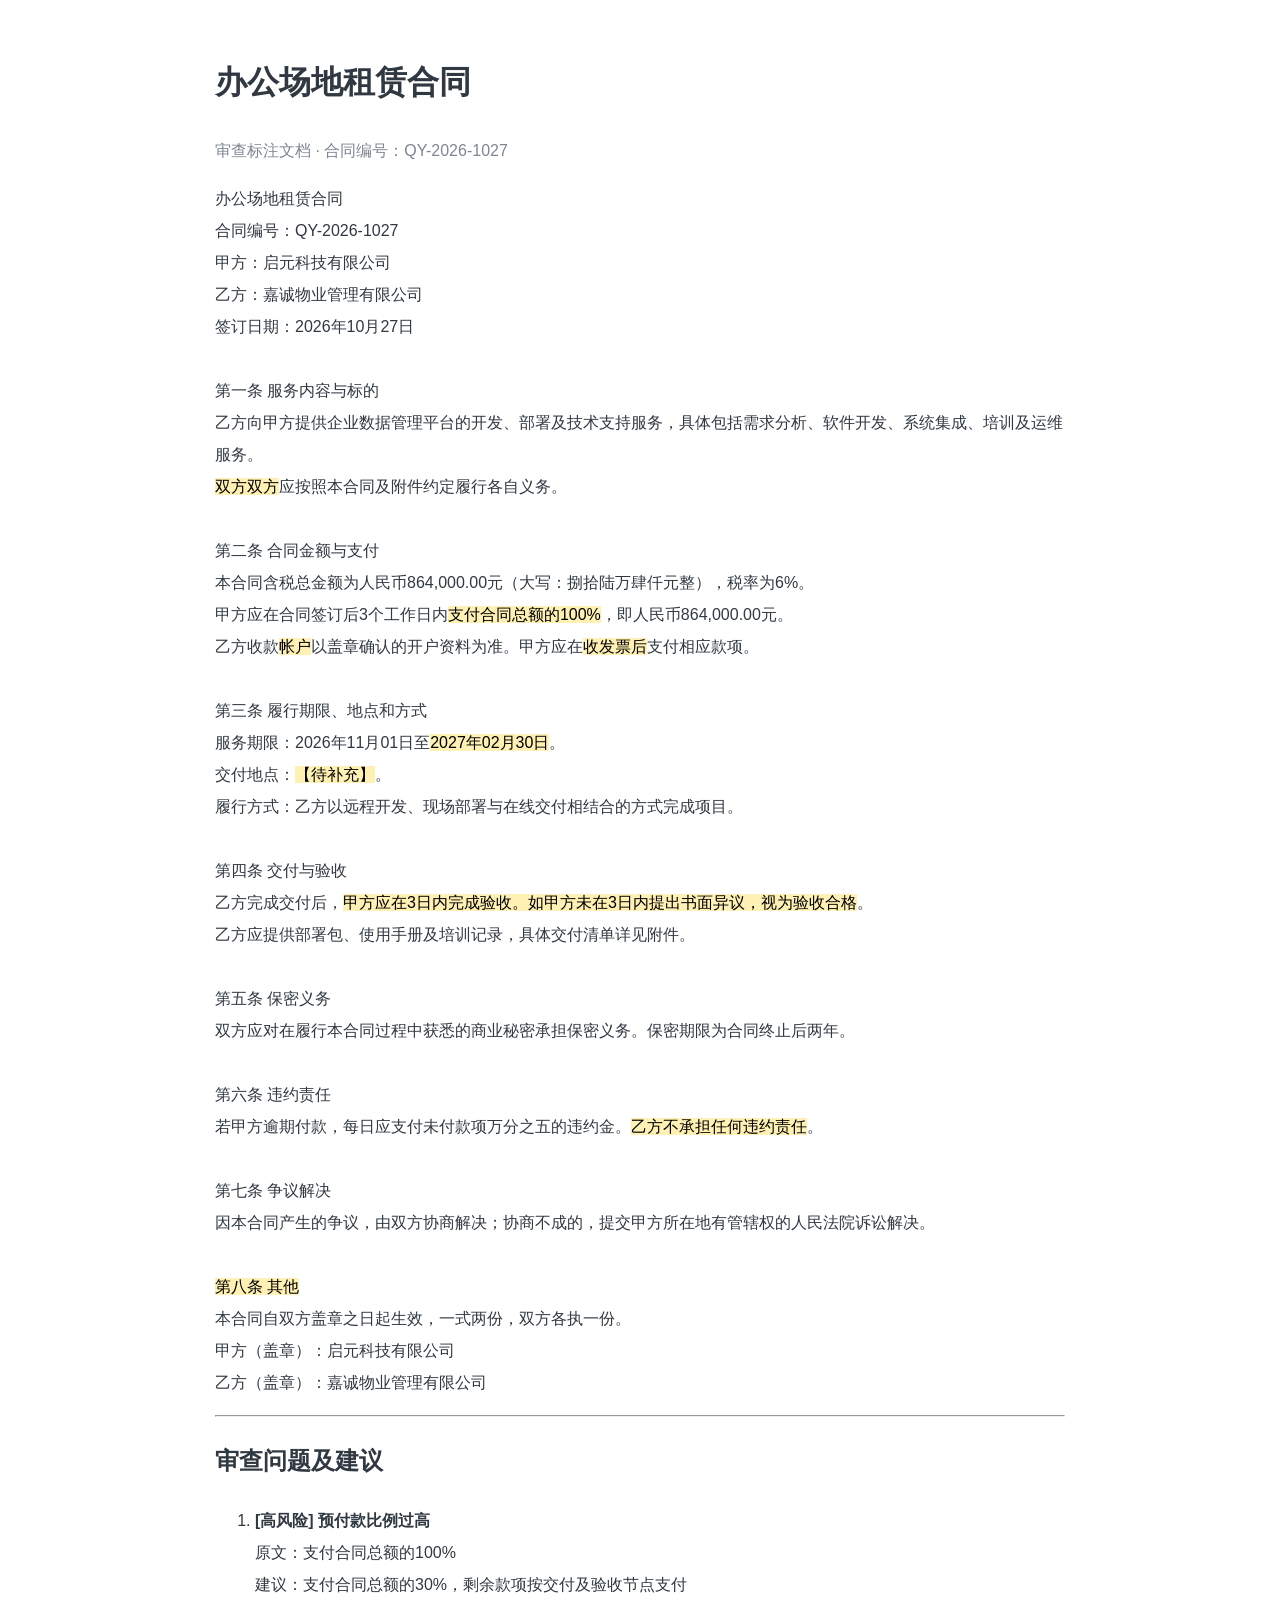
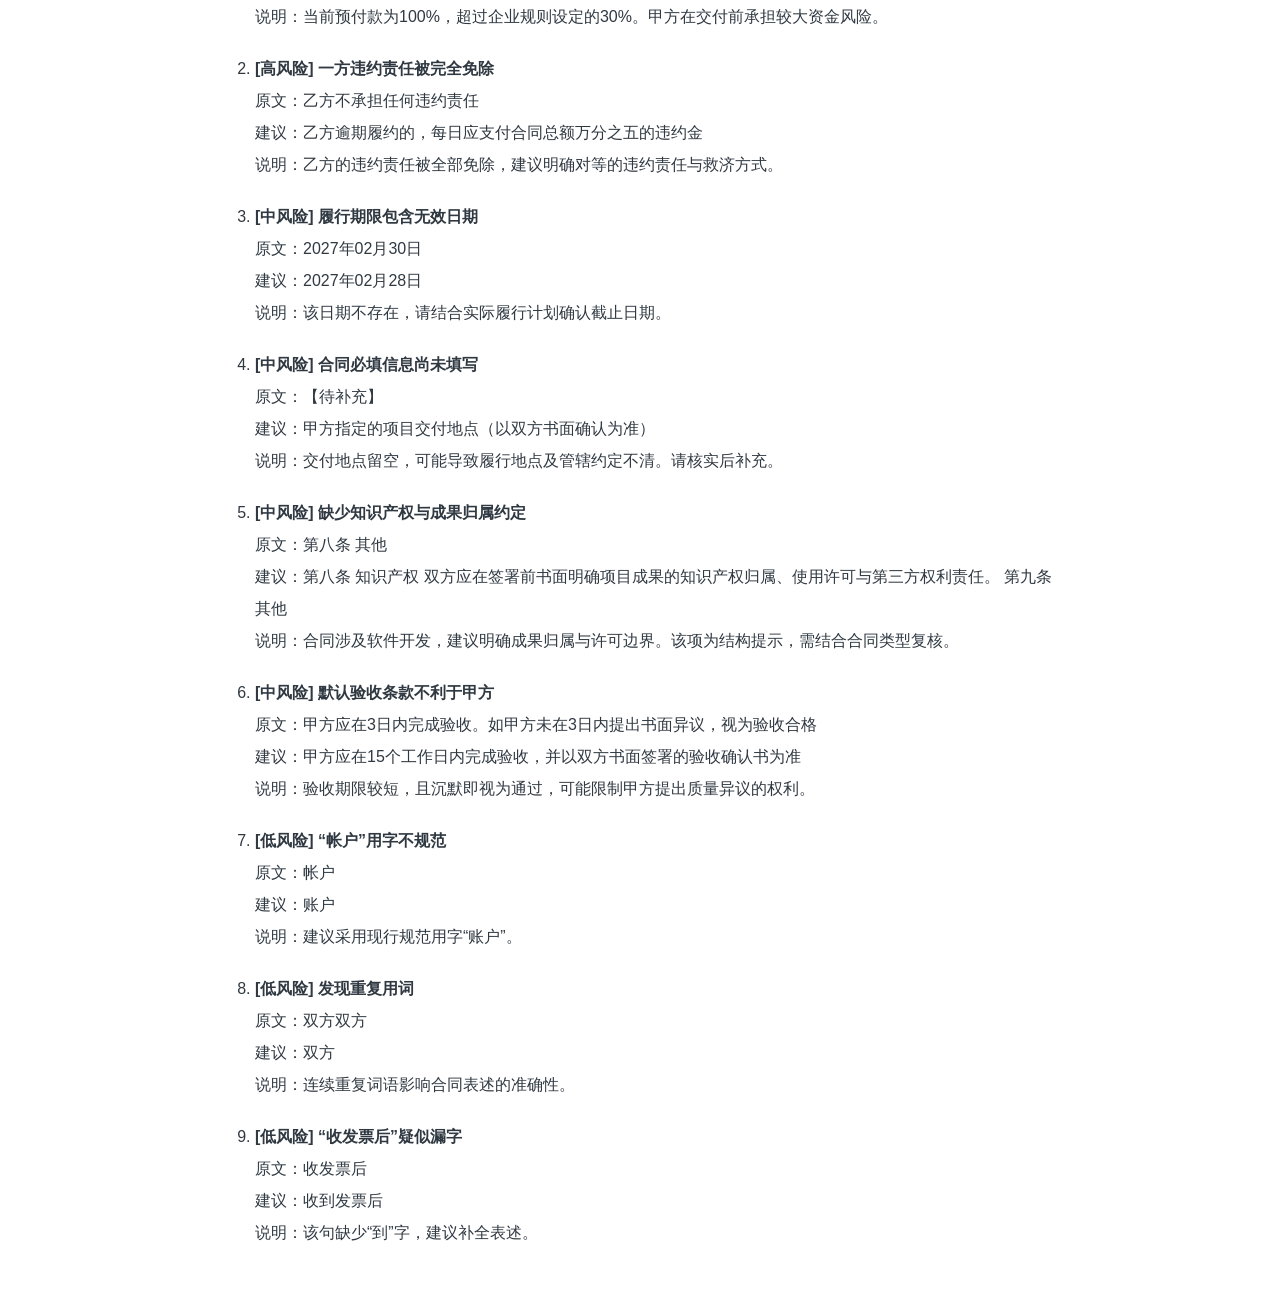
<file: records/CT20261024004-report.html>
<!doctype html><html lang="zh-CN"><meta charset="utf-8"><title>办公场地租赁合同 · 审查标注</title><style>body{font:16px/2 sans-serif;max-width:850px;margin:50px auto;color:#303942}mark{background:#fff0b3}pre{white-space:pre-wrap;font:inherit}.note{color:#7e8794}li{margin-bottom:20px}</style><h1>办公场地租赁合同</h1><p class="note">审查标注文档 · 合同编号：QY-2026-1027</p><pre>办公场地租赁合同
合同编号：QY-2026-1027
甲方：启元科技有限公司
乙方：嘉诚物业管理有限公司
签订日期：2026年10月27日

第一条 服务内容与标的
乙方向甲方提供企业数据管理平台的开发、部署及技术支持服务，具体包括需求分析、软件开发、系统集成、培训及运维服务。
<mark title="发现重复用词">双方双方</mark>应按照本合同及附件约定履行各自义务。

第二条 合同金额与支付
本合同含税总金额为人民币864,000.00元（大写：捌拾陆万肆仟元整），税率为6%。
甲方应在合同签订后3个工作日内<mark title="预付款比例过高">支付合同总额的100%</mark>，即人民币864,000.00元。
乙方收款<mark title="“帐户”用字不规范">帐户</mark>以盖章确认的开户资料为准。甲方应在<mark title="“收发票后”疑似漏字">收发票后</mark>支付相应款项。

第三条 履行期限、地点和方式
服务期限：2026年11月01日至<mark title="履行期限包含无效日期">2027年02月30日</mark>。
交付地点：<mark title="合同必填信息尚未填写">【待补充】</mark>。
履行方式：乙方以远程开发、现场部署与在线交付相结合的方式完成项目。

第四条 交付与验收
乙方完成交付后，<mark title="默认验收条款不利于甲方">甲方应在3日内完成验收。如甲方未在3日内提出书面异议，视为验收合格</mark>。
乙方应提供部署包、使用手册及培训记录，具体交付清单详见附件。

第五条 保密义务
双方应对在履行本合同过程中获悉的商业秘密承担保密义务。保密期限为合同终止后两年。

第六条 违约责任
若甲方逾期付款，每日应支付未付款项万分之五的违约金。<mark title="一方违约责任被完全免除">乙方不承担任何违约责任</mark>。

第七条 争议解决
因本合同产生的争议，由双方协商解决；协商不成的，提交甲方所在地有管辖权的人民法院诉讼解决。

<mark title="缺少知识产权与成果归属约定">第八条 其他</mark>
本合同自双方盖章之日起生效，一式两份，双方各执一份。
甲方（盖章）：启元科技有限公司
乙方（盖章）：嘉诚物业管理有限公司</pre><hr><h2>审查问题及建议</h2><ol><li><b>[高风险] 预付款比例过高</b><br>原文：支付合同总额的100%<br>建议：支付合同总额的30%，剩余款项按交付及验收节点支付<br>说明：当前预付款为100%，超过企业规则设定的30%。甲方在交付前承担较大资金风险。</li><li><b>[高风险] 一方违约责任被完全免除</b><br>原文：乙方不承担任何违约责任<br>建议：乙方逾期履约的，每日应支付合同总额万分之五的违约金<br>说明：乙方的违约责任被全部免除，建议明确对等的违约责任与救济方式。</li><li><b>[中风险] 履行期限包含无效日期</b><br>原文：2027年02月30日<br>建议：2027年02月28日<br>说明：该日期不存在，请结合实际履行计划确认截止日期。</li><li><b>[中风险] 合同必填信息尚未填写</b><br>原文：【待补充】<br>建议：甲方指定的项目交付地点（以双方书面确认为准）<br>说明：交付地点留空，可能导致履行地点及管辖约定不清。请核实后补充。</li><li><b>[中风险] 缺少知识产权与成果归属约定</b><br>原文：第八条 其他<br>建议：第八条 知识产权
双方应在签署前书面明确项目成果的知识产权归属、使用许可与第三方权利责任。

第九条 其他<br>说明：合同涉及软件开发，建议明确成果归属与许可边界。该项为结构提示，需结合合同类型复核。</li><li><b>[中风险] 默认验收条款不利于甲方</b><br>原文：甲方应在3日内完成验收。如甲方未在3日内提出书面异议，视为验收合格<br>建议：甲方应在15个工作日内完成验收，并以双方书面签署的验收确认书为准<br>说明：验收期限较短，且沉默即视为通过，可能限制甲方提出质量异议的权利。</li><li><b>[低风险] “帐户”用字不规范</b><br>原文：帐户<br>建议：账户<br>说明：建议采用现行规范用字“账户”。</li><li><b>[低风险] 发现重复用词</b><br>原文：双方双方<br>建议：双方<br>说明：连续重复词语影响合同表述的准确性。</li><li><b>[低风险] “收发票后”疑似漏字</b><br>原文：收发票后<br>建议：收到发票后<br>说明：该句缺少“到”字，建议补全表述。</li></ol></html>
</file>
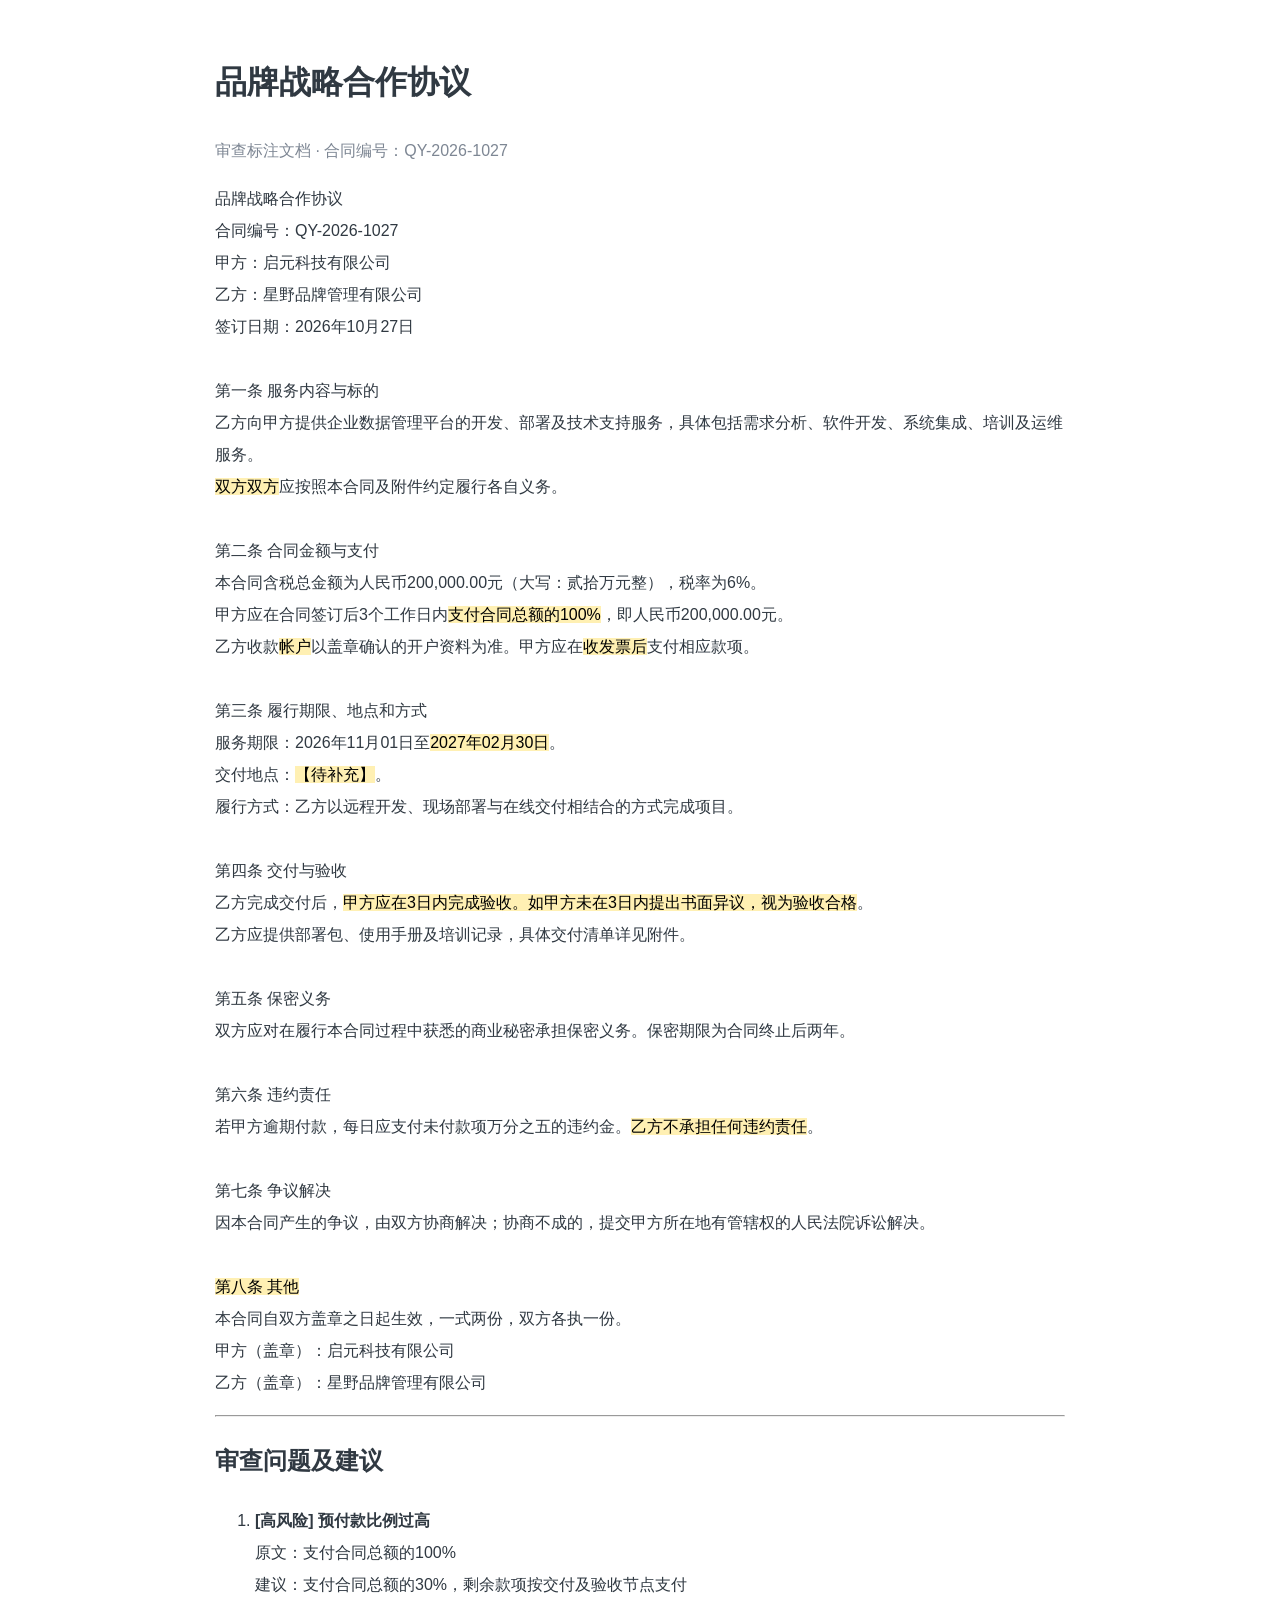
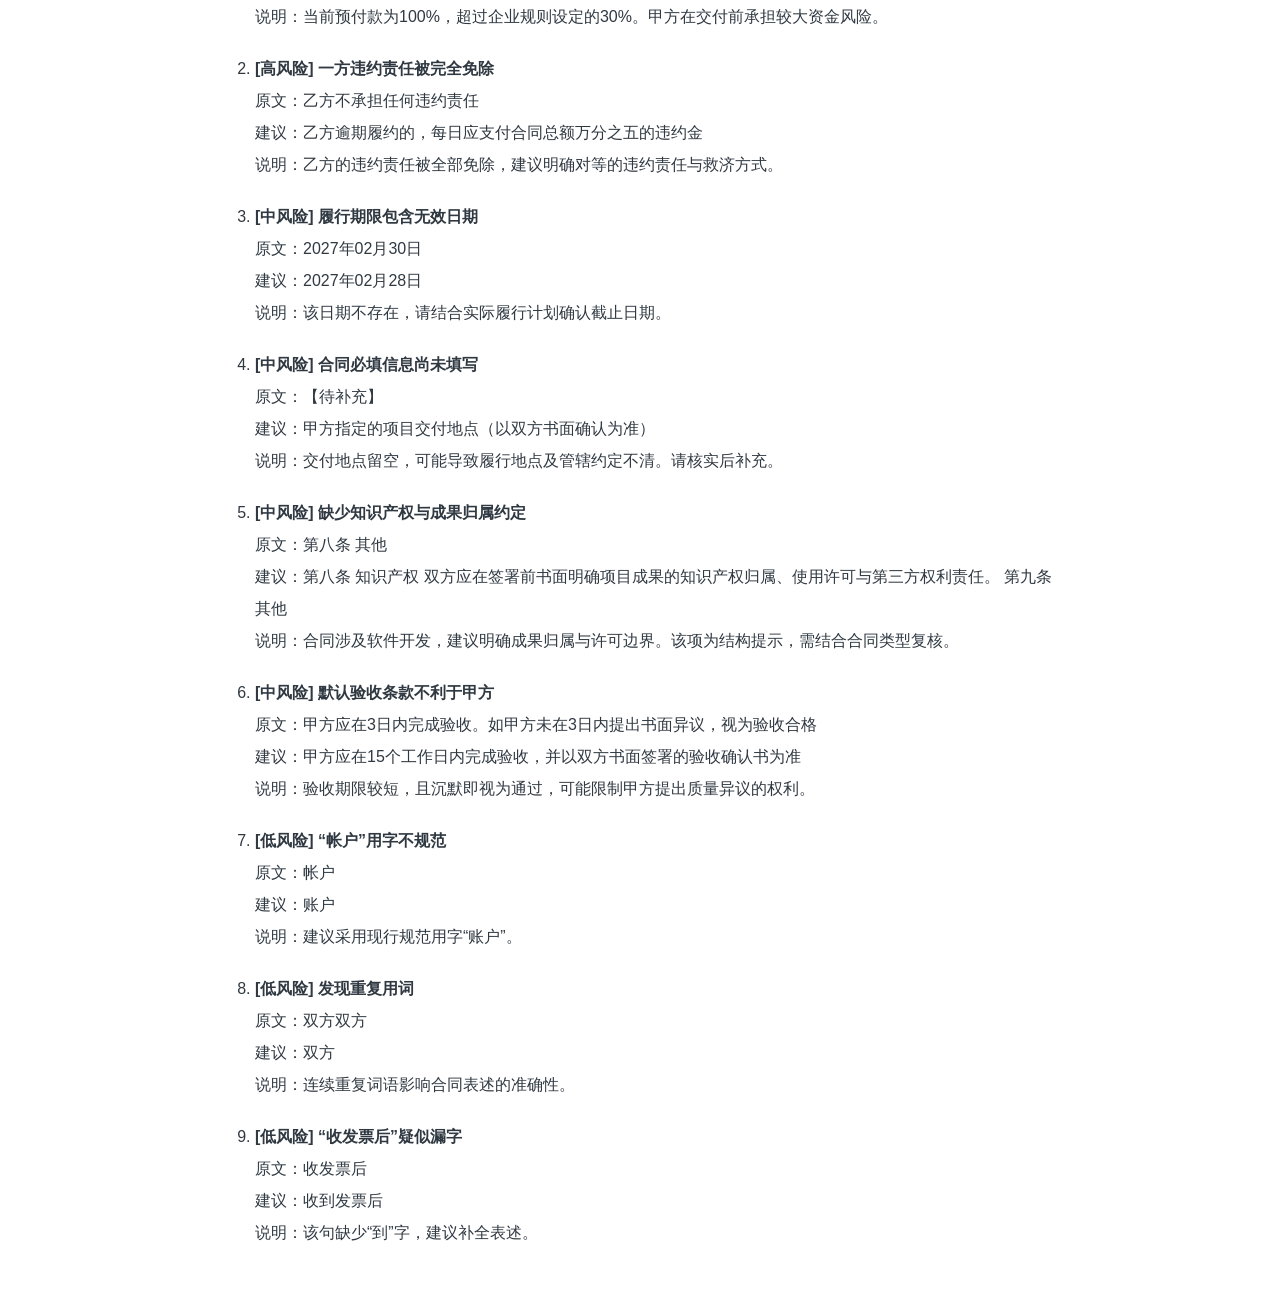
<file: records/CT20261025003-report.html>
<!doctype html><html lang="zh-CN"><meta charset="utf-8"><title>品牌战略合作协议 · 审查标注</title><style>body{font:16px/2 sans-serif;max-width:850px;margin:50px auto;color:#303942}mark{background:#fff0b3}pre{white-space:pre-wrap;font:inherit}.note{color:#7e8794}li{margin-bottom:20px}</style><h1>品牌战略合作协议</h1><p class="note">审查标注文档 · 合同编号：QY-2026-1027</p><pre>品牌战略合作协议
合同编号：QY-2026-1027
甲方：启元科技有限公司
乙方：星野品牌管理有限公司
签订日期：2026年10月27日

第一条 服务内容与标的
乙方向甲方提供企业数据管理平台的开发、部署及技术支持服务，具体包括需求分析、软件开发、系统集成、培训及运维服务。
<mark title="发现重复用词">双方双方</mark>应按照本合同及附件约定履行各自义务。

第二条 合同金额与支付
本合同含税总金额为人民币200,000.00元（大写：贰拾万元整），税率为6%。
甲方应在合同签订后3个工作日内<mark title="预付款比例过高">支付合同总额的100%</mark>，即人民币200,000.00元。
乙方收款<mark title="“帐户”用字不规范">帐户</mark>以盖章确认的开户资料为准。甲方应在<mark title="“收发票后”疑似漏字">收发票后</mark>支付相应款项。

第三条 履行期限、地点和方式
服务期限：2026年11月01日至<mark title="履行期限包含无效日期">2027年02月30日</mark>。
交付地点：<mark title="合同必填信息尚未填写">【待补充】</mark>。
履行方式：乙方以远程开发、现场部署与在线交付相结合的方式完成项目。

第四条 交付与验收
乙方完成交付后，<mark title="默认验收条款不利于甲方">甲方应在3日内完成验收。如甲方未在3日内提出书面异议，视为验收合格</mark>。
乙方应提供部署包、使用手册及培训记录，具体交付清单详见附件。

第五条 保密义务
双方应对在履行本合同过程中获悉的商业秘密承担保密义务。保密期限为合同终止后两年。

第六条 违约责任
若甲方逾期付款，每日应支付未付款项万分之五的违约金。<mark title="一方违约责任被完全免除">乙方不承担任何违约责任</mark>。

第七条 争议解决
因本合同产生的争议，由双方协商解决；协商不成的，提交甲方所在地有管辖权的人民法院诉讼解决。

<mark title="缺少知识产权与成果归属约定">第八条 其他</mark>
本合同自双方盖章之日起生效，一式两份，双方各执一份。
甲方（盖章）：启元科技有限公司
乙方（盖章）：星野品牌管理有限公司</pre><hr><h2>审查问题及建议</h2><ol><li><b>[高风险] 预付款比例过高</b><br>原文：支付合同总额的100%<br>建议：支付合同总额的30%，剩余款项按交付及验收节点支付<br>说明：当前预付款为100%，超过企业规则设定的30%。甲方在交付前承担较大资金风险。</li><li><b>[高风险] 一方违约责任被完全免除</b><br>原文：乙方不承担任何违约责任<br>建议：乙方逾期履约的，每日应支付合同总额万分之五的违约金<br>说明：乙方的违约责任被全部免除，建议明确对等的违约责任与救济方式。</li><li><b>[中风险] 履行期限包含无效日期</b><br>原文：2027年02月30日<br>建议：2027年02月28日<br>说明：该日期不存在，请结合实际履行计划确认截止日期。</li><li><b>[中风险] 合同必填信息尚未填写</b><br>原文：【待补充】<br>建议：甲方指定的项目交付地点（以双方书面确认为准）<br>说明：交付地点留空，可能导致履行地点及管辖约定不清。请核实后补充。</li><li><b>[中风险] 缺少知识产权与成果归属约定</b><br>原文：第八条 其他<br>建议：第八条 知识产权
双方应在签署前书面明确项目成果的知识产权归属、使用许可与第三方权利责任。

第九条 其他<br>说明：合同涉及软件开发，建议明确成果归属与许可边界。该项为结构提示，需结合合同类型复核。</li><li><b>[中风险] 默认验收条款不利于甲方</b><br>原文：甲方应在3日内完成验收。如甲方未在3日内提出书面异议，视为验收合格<br>建议：甲方应在15个工作日内完成验收，并以双方书面签署的验收确认书为准<br>说明：验收期限较短，且沉默即视为通过，可能限制甲方提出质量异议的权利。</li><li><b>[低风险] “帐户”用字不规范</b><br>原文：帐户<br>建议：账户<br>说明：建议采用现行规范用字“账户”。</li><li><b>[低风险] 发现重复用词</b><br>原文：双方双方<br>建议：双方<br>说明：连续重复词语影响合同表述的准确性。</li><li><b>[低风险] “收发票后”疑似漏字</b><br>原文：收发票后<br>建议：收到发票后<br>说明：该句缺少“到”字，建议补全表述。</li></ol></html>
</file>
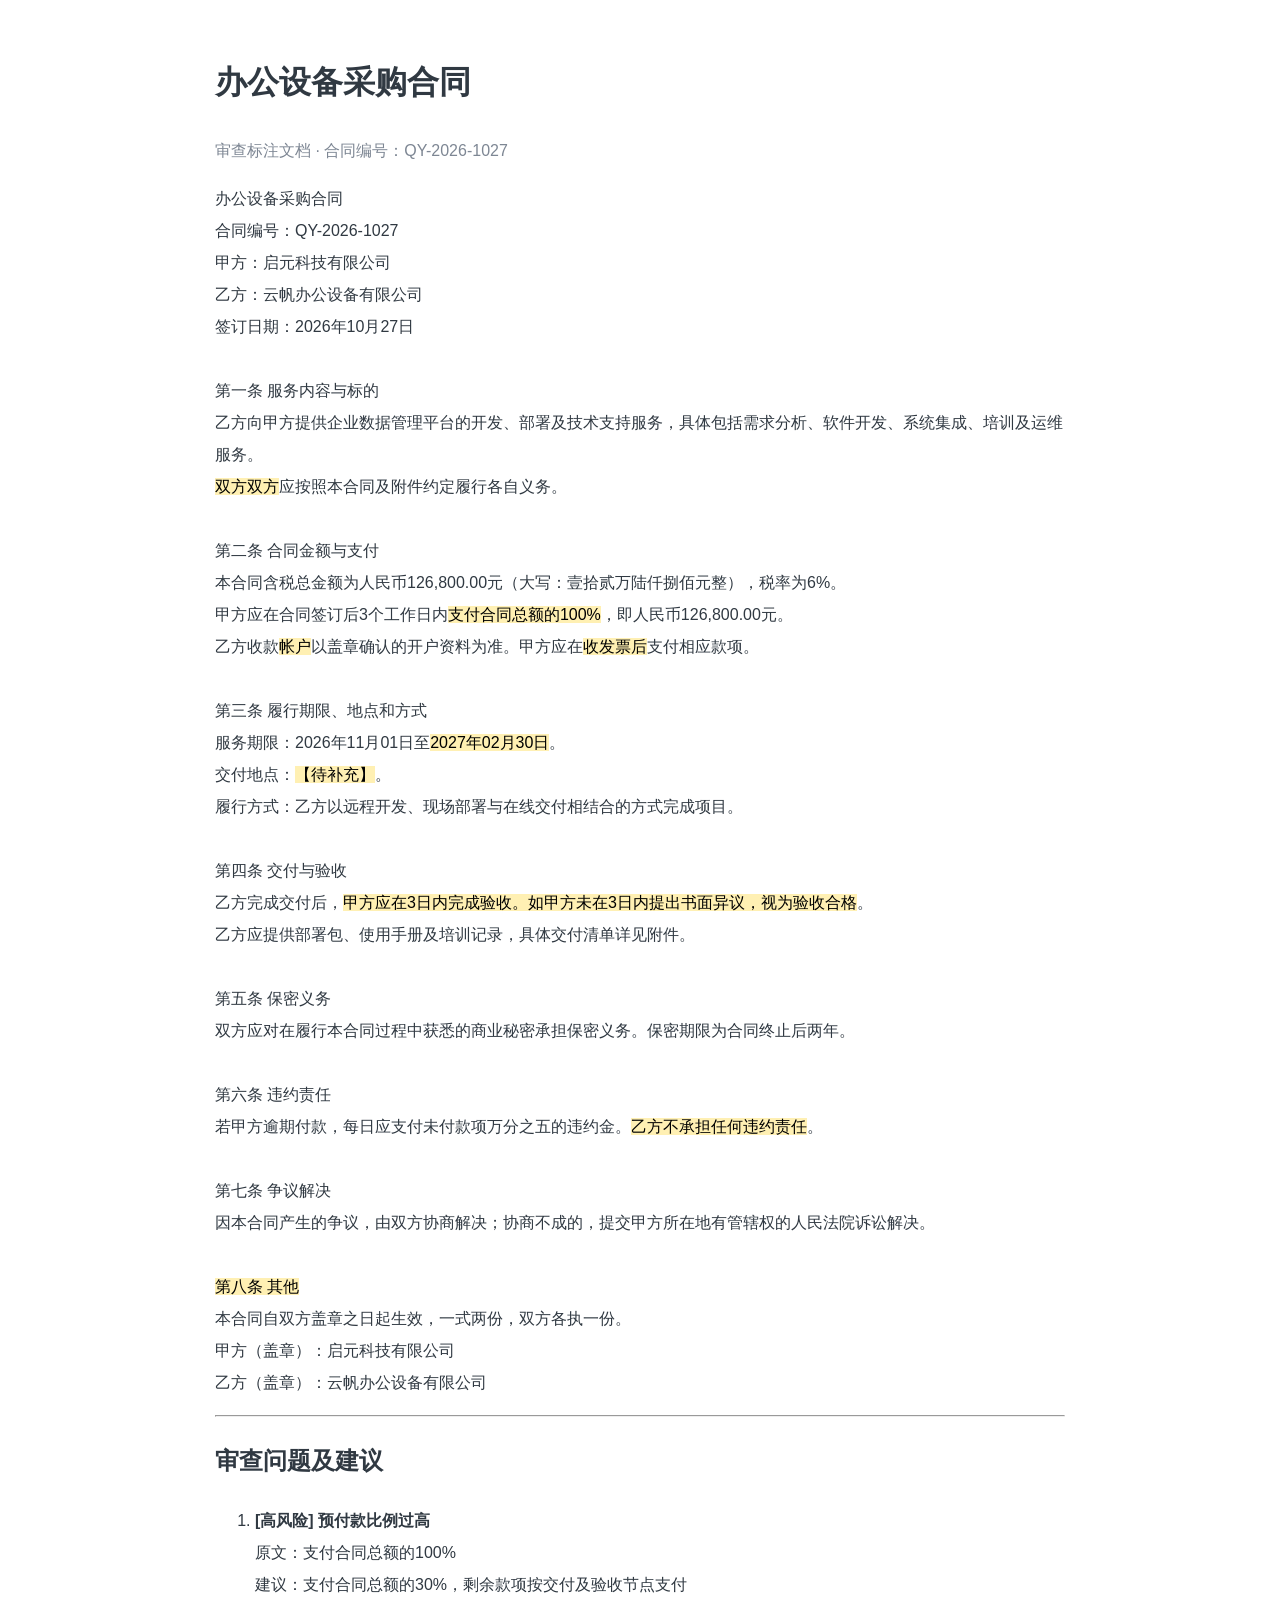
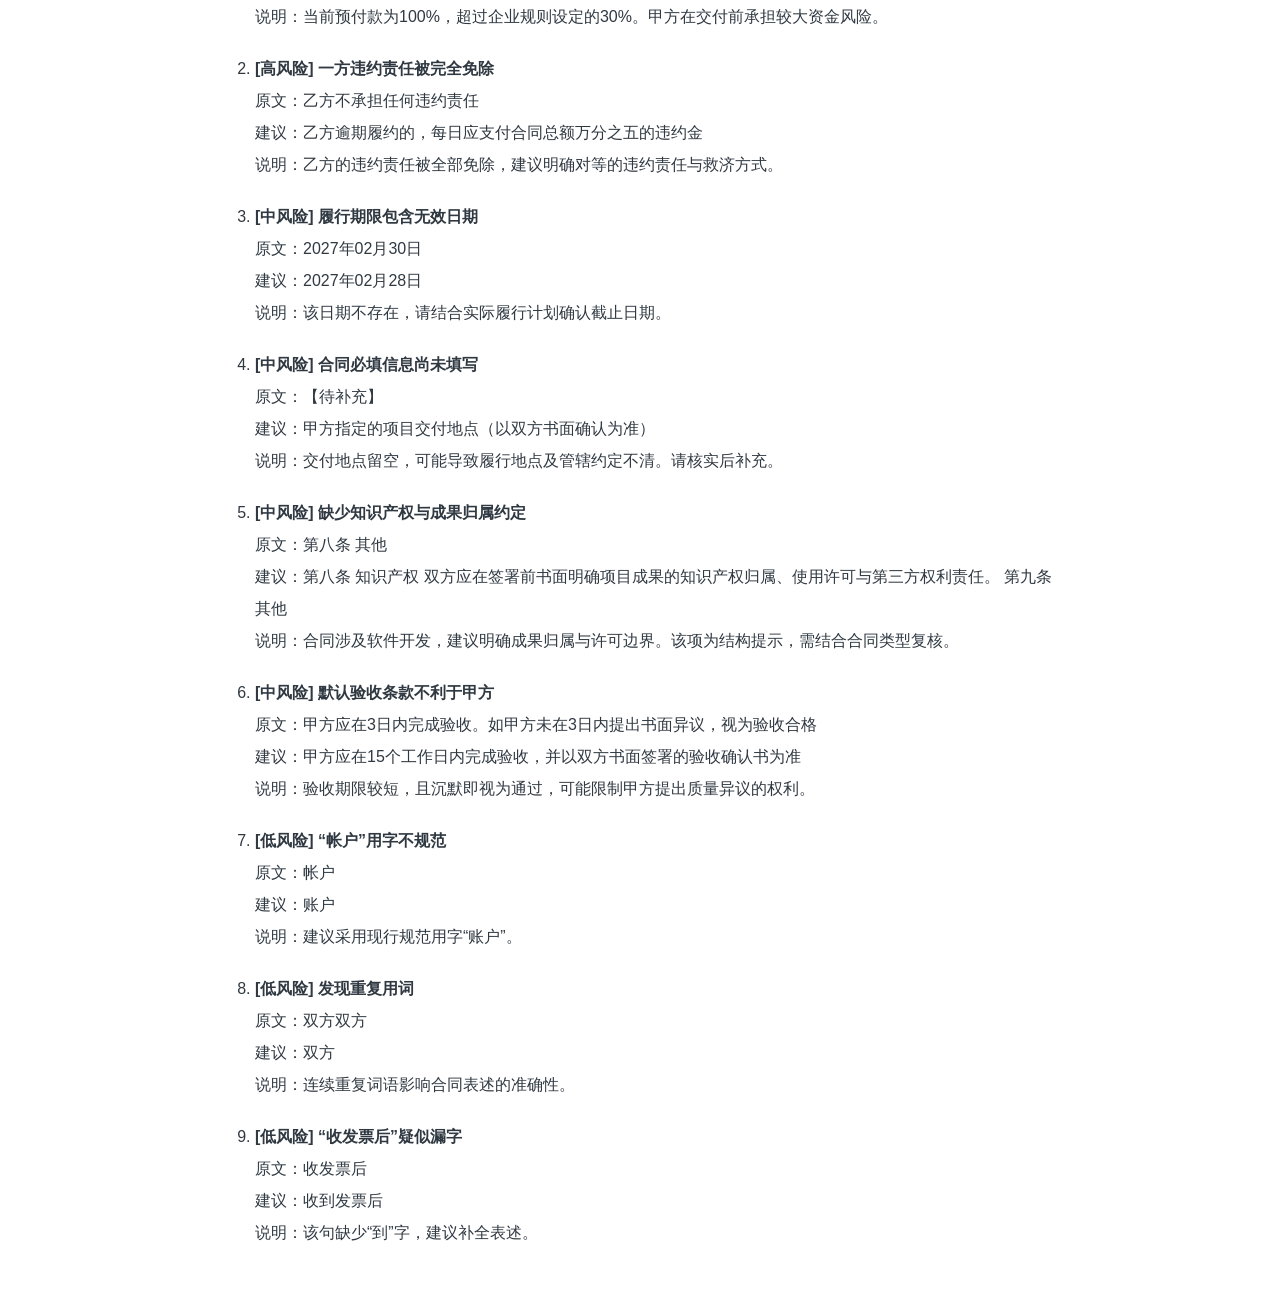
<file: records/CT20261026002-report.html>
<!doctype html><html lang="zh-CN"><meta charset="utf-8"><title>办公设备采购合同 · 审查标注</title><style>body{font:16px/2 sans-serif;max-width:850px;margin:50px auto;color:#303942}mark{background:#fff0b3}pre{white-space:pre-wrap;font:inherit}.note{color:#7e8794}li{margin-bottom:20px}</style><h1>办公设备采购合同</h1><p class="note">审查标注文档 · 合同编号：QY-2026-1027</p><pre>办公设备采购合同
合同编号：QY-2026-1027
甲方：启元科技有限公司
乙方：云帆办公设备有限公司
签订日期：2026年10月27日

第一条 服务内容与标的
乙方向甲方提供企业数据管理平台的开发、部署及技术支持服务，具体包括需求分析、软件开发、系统集成、培训及运维服务。
<mark title="发现重复用词">双方双方</mark>应按照本合同及附件约定履行各自义务。

第二条 合同金额与支付
本合同含税总金额为人民币126,800.00元（大写：壹拾贰万陆仟捌佰元整），税率为6%。
甲方应在合同签订后3个工作日内<mark title="预付款比例过高">支付合同总额的100%</mark>，即人民币126,800.00元。
乙方收款<mark title="“帐户”用字不规范">帐户</mark>以盖章确认的开户资料为准。甲方应在<mark title="“收发票后”疑似漏字">收发票后</mark>支付相应款项。

第三条 履行期限、地点和方式
服务期限：2026年11月01日至<mark title="履行期限包含无效日期">2027年02月30日</mark>。
交付地点：<mark title="合同必填信息尚未填写">【待补充】</mark>。
履行方式：乙方以远程开发、现场部署与在线交付相结合的方式完成项目。

第四条 交付与验收
乙方完成交付后，<mark title="默认验收条款不利于甲方">甲方应在3日内完成验收。如甲方未在3日内提出书面异议，视为验收合格</mark>。
乙方应提供部署包、使用手册及培训记录，具体交付清单详见附件。

第五条 保密义务
双方应对在履行本合同过程中获悉的商业秘密承担保密义务。保密期限为合同终止后两年。

第六条 违约责任
若甲方逾期付款，每日应支付未付款项万分之五的违约金。<mark title="一方违约责任被完全免除">乙方不承担任何违约责任</mark>。

第七条 争议解决
因本合同产生的争议，由双方协商解决；协商不成的，提交甲方所在地有管辖权的人民法院诉讼解决。

<mark title="缺少知识产权与成果归属约定">第八条 其他</mark>
本合同自双方盖章之日起生效，一式两份，双方各执一份。
甲方（盖章）：启元科技有限公司
乙方（盖章）：云帆办公设备有限公司</pre><hr><h2>审查问题及建议</h2><ol><li><b>[高风险] 预付款比例过高</b><br>原文：支付合同总额的100%<br>建议：支付合同总额的30%，剩余款项按交付及验收节点支付<br>说明：当前预付款为100%，超过企业规则设定的30%。甲方在交付前承担较大资金风险。</li><li><b>[高风险] 一方违约责任被完全免除</b><br>原文：乙方不承担任何违约责任<br>建议：乙方逾期履约的，每日应支付合同总额万分之五的违约金<br>说明：乙方的违约责任被全部免除，建议明确对等的违约责任与救济方式。</li><li><b>[中风险] 履行期限包含无效日期</b><br>原文：2027年02月30日<br>建议：2027年02月28日<br>说明：该日期不存在，请结合实际履行计划确认截止日期。</li><li><b>[中风险] 合同必填信息尚未填写</b><br>原文：【待补充】<br>建议：甲方指定的项目交付地点（以双方书面确认为准）<br>说明：交付地点留空，可能导致履行地点及管辖约定不清。请核实后补充。</li><li><b>[中风险] 缺少知识产权与成果归属约定</b><br>原文：第八条 其他<br>建议：第八条 知识产权
双方应在签署前书面明确项目成果的知识产权归属、使用许可与第三方权利责任。

第九条 其他<br>说明：合同涉及软件开发，建议明确成果归属与许可边界。该项为结构提示，需结合合同类型复核。</li><li><b>[中风险] 默认验收条款不利于甲方</b><br>原文：甲方应在3日内完成验收。如甲方未在3日内提出书面异议，视为验收合格<br>建议：甲方应在15个工作日内完成验收，并以双方书面签署的验收确认书为准<br>说明：验收期限较短，且沉默即视为通过，可能限制甲方提出质量异议的权利。</li><li><b>[低风险] “帐户”用字不规范</b><br>原文：帐户<br>建议：账户<br>说明：建议采用现行规范用字“账户”。</li><li><b>[低风险] 发现重复用词</b><br>原文：双方双方<br>建议：双方<br>说明：连续重复词语影响合同表述的准确性。</li><li><b>[低风险] “收发票后”疑似漏字</b><br>原文：收发票后<br>建议：收到发票后<br>说明：该句缺少“到”字，建议补全表述。</li></ol></html>
</file>
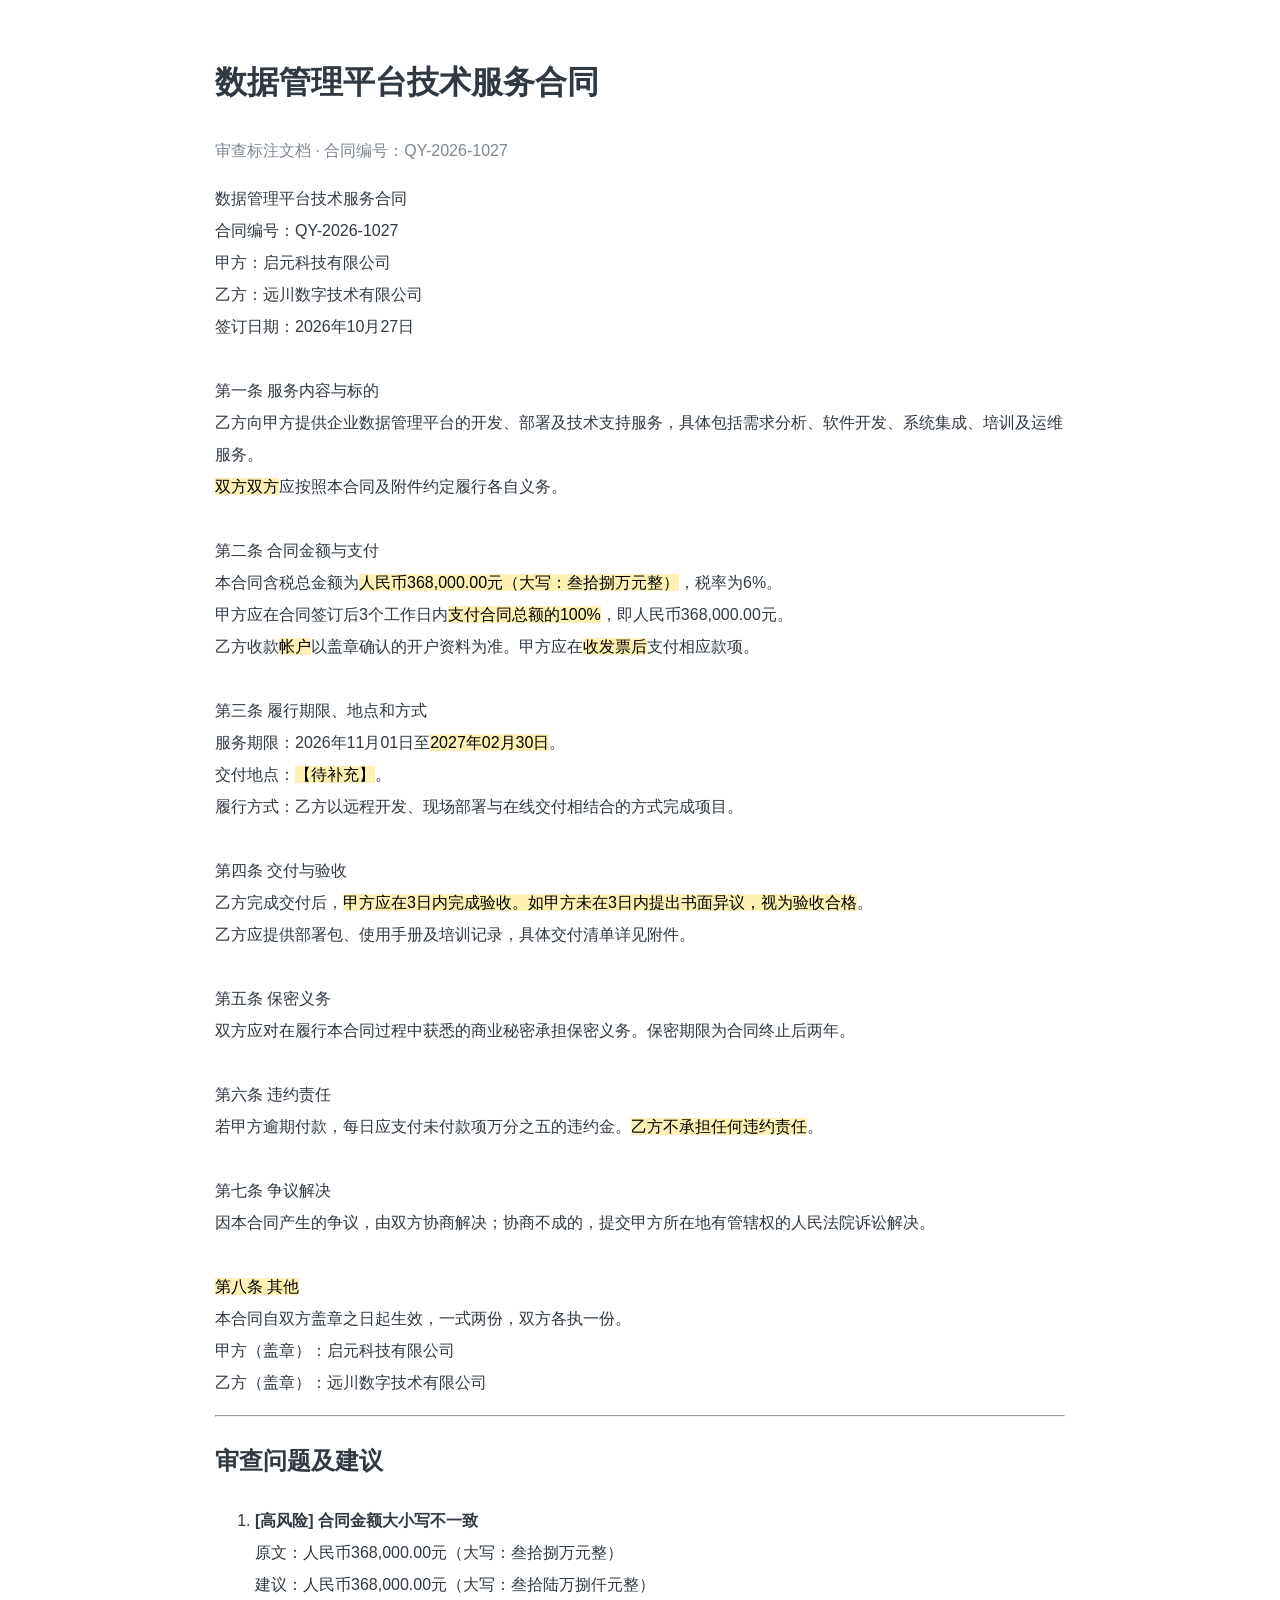
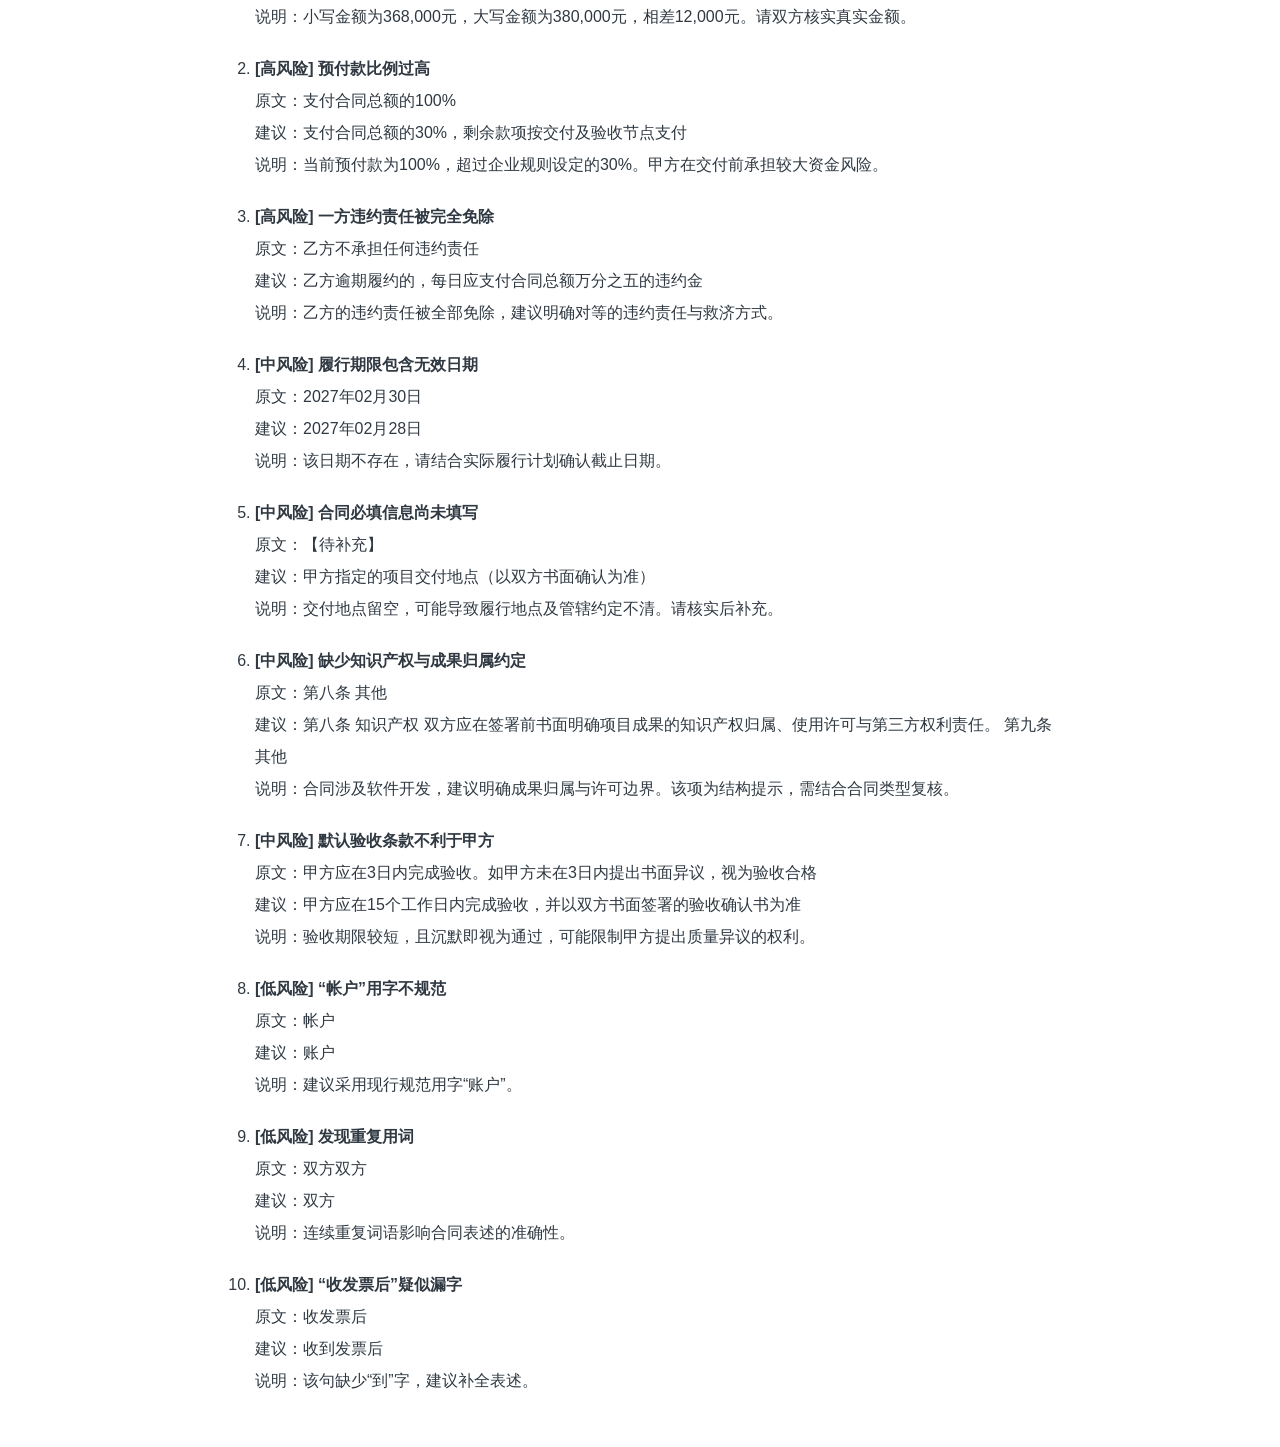
<file: records/CT20261027001-report.html>
<!doctype html><html lang="zh-CN"><meta charset="utf-8"><title>数据管理平台技术服务合同 · 审查标注</title><style>body{font:16px/2 sans-serif;max-width:850px;margin:50px auto;color:#303942}mark{background:#fff0b3}pre{white-space:pre-wrap;font:inherit}.note{color:#7e8794}li{margin-bottom:20px}</style><h1>数据管理平台技术服务合同</h1><p class="note">审查标注文档 · 合同编号：QY-2026-1027</p><pre>数据管理平台技术服务合同
合同编号：QY-2026-1027
甲方：启元科技有限公司
乙方：远川数字技术有限公司
签订日期：2026年10月27日

第一条 服务内容与标的
乙方向甲方提供企业数据管理平台的开发、部署及技术支持服务，具体包括需求分析、软件开发、系统集成、培训及运维服务。
<mark title="发现重复用词">双方双方</mark>应按照本合同及附件约定履行各自义务。

第二条 合同金额与支付
本合同含税总金额为<mark title="合同金额大小写不一致">人民币368,000.00元（大写：叁拾捌万元整）</mark>，税率为6%。
甲方应在合同签订后3个工作日内<mark title="预付款比例过高">支付合同总额的100%</mark>，即人民币368,000.00元。
乙方收款<mark title="“帐户”用字不规范">帐户</mark>以盖章确认的开户资料为准。甲方应在<mark title="“收发票后”疑似漏字">收发票后</mark>支付相应款项。

第三条 履行期限、地点和方式
服务期限：2026年11月01日至<mark title="履行期限包含无效日期">2027年02月30日</mark>。
交付地点：<mark title="合同必填信息尚未填写">【待补充】</mark>。
履行方式：乙方以远程开发、现场部署与在线交付相结合的方式完成项目。

第四条 交付与验收
乙方完成交付后，<mark title="默认验收条款不利于甲方">甲方应在3日内完成验收。如甲方未在3日内提出书面异议，视为验收合格</mark>。
乙方应提供部署包、使用手册及培训记录，具体交付清单详见附件。

第五条 保密义务
双方应对在履行本合同过程中获悉的商业秘密承担保密义务。保密期限为合同终止后两年。

第六条 违约责任
若甲方逾期付款，每日应支付未付款项万分之五的违约金。<mark title="一方违约责任被完全免除">乙方不承担任何违约责任</mark>。

第七条 争议解决
因本合同产生的争议，由双方协商解决；协商不成的，提交甲方所在地有管辖权的人民法院诉讼解决。

<mark title="缺少知识产权与成果归属约定">第八条 其他</mark>
本合同自双方盖章之日起生效，一式两份，双方各执一份。
甲方（盖章）：启元科技有限公司
乙方（盖章）：远川数字技术有限公司</pre><hr><h2>审查问题及建议</h2><ol><li><b>[高风险] 合同金额大小写不一致</b><br>原文：人民币368,000.00元（大写：叁拾捌万元整）<br>建议：人民币368,000.00元（大写：叁拾陆万捌仟元整）<br>说明：小写金额为368,000元，大写金额为380,000元，相差12,000元。请双方核实真实金额。</li><li><b>[高风险] 预付款比例过高</b><br>原文：支付合同总额的100%<br>建议：支付合同总额的30%，剩余款项按交付及验收节点支付<br>说明：当前预付款为100%，超过企业规则设定的30%。甲方在交付前承担较大资金风险。</li><li><b>[高风险] 一方违约责任被完全免除</b><br>原文：乙方不承担任何违约责任<br>建议：乙方逾期履约的，每日应支付合同总额万分之五的违约金<br>说明：乙方的违约责任被全部免除，建议明确对等的违约责任与救济方式。</li><li><b>[中风险] 履行期限包含无效日期</b><br>原文：2027年02月30日<br>建议：2027年02月28日<br>说明：该日期不存在，请结合实际履行计划确认截止日期。</li><li><b>[中风险] 合同必填信息尚未填写</b><br>原文：【待补充】<br>建议：甲方指定的项目交付地点（以双方书面确认为准）<br>说明：交付地点留空，可能导致履行地点及管辖约定不清。请核实后补充。</li><li><b>[中风险] 缺少知识产权与成果归属约定</b><br>原文：第八条 其他<br>建议：第八条 知识产权
双方应在签署前书面明确项目成果的知识产权归属、使用许可与第三方权利责任。

第九条 其他<br>说明：合同涉及软件开发，建议明确成果归属与许可边界。该项为结构提示，需结合合同类型复核。</li><li><b>[中风险] 默认验收条款不利于甲方</b><br>原文：甲方应在3日内完成验收。如甲方未在3日内提出书面异议，视为验收合格<br>建议：甲方应在15个工作日内完成验收，并以双方书面签署的验收确认书为准<br>说明：验收期限较短，且沉默即视为通过，可能限制甲方提出质量异议的权利。</li><li><b>[低风险] “帐户”用字不规范</b><br>原文：帐户<br>建议：账户<br>说明：建议采用现行规范用字“账户”。</li><li><b>[低风险] 发现重复用词</b><br>原文：双方双方<br>建议：双方<br>说明：连续重复词语影响合同表述的准确性。</li><li><b>[低风险] “收发票后”疑似漏字</b><br>原文：收发票后<br>建议：收到发票后<br>说明：该句缺少“到”字，建议补全表述。</li></ol></html>
</file>
<file: assets/index-CrGIZPWq.css>
:root{font-family:PingFang SC,Noto Sans SC,Microsoft YaHei,sans-serif;color:#303940;background:#f4f7fb;font-synthesis:none;font-size:14px;font-weight:400;--primary: #249dcc;--primary-dark: #1686b2;--line: #e9edf3;--muted: #9199a5;--text-secondary: #77818e;--blue: #238ebd;--green: #23a17d;--red: #df6265;--orange: #d99a3e;--sidebar: 232px;letter-spacing:.1px}*{box-sizing:border-box}body{margin:0}button,input,select,textarea{font:inherit;letter-spacing:inherit}button{cursor:pointer;color:inherit}button:disabled{cursor:not-allowed;opacity:.45}button{border:0;background:none}a{color:var(--primary-dark);text-decoration:none}input,textarea,select{color:inherit}textarea{resize:vertical}input::placeholder,textarea::placeholder{color:#a5acb7}button:focus-visible,a:focus-visible,input:focus-visible,textarea:focus-visible,select:focus-visible,[tabindex]:focus-visible{outline:3px solid #42b4de70;outline-offset:3px}input[type=checkbox]{accent-color:#279dca;width:15px;height:15px;flex-shrink:0;cursor:pointer;margin:0}button,select,input,textarea{transition:background .16s,border-color .16s,box-shadow .16s,color .16s}button:not(:disabled):hover{color:var(--primary-dark)}h1,h2,h3,h4,h5,p{margin:0}svg{flex-shrink:0}strong{font-weight:600}::selection{background:#c9eafa}::-webkit-scrollbar{width:6px;height:6px}::-webkit-scrollbar-thumb{background:#d7dfe7;border-radius:6px}::-webkit-scrollbar-track{background:transparent}.muted{color:var(--muted)}.full{width:100%}.spin{animation:spin 1.2s linear infinite}@keyframes spin{to{transform:rotate(360deg)}}@keyframes enter{0%{opacity:0;transform:translateY(7px)}to{opacity:1;transform:translateY(0)}}.btn{min-height:38px;display:inline-flex;align-items:center;justify-content:center;gap:7px;border:1px solid #dde4ec;background:#fff;padding:9px 15px;border-radius:8px;white-space:nowrap;font-size:13px;font-weight:500}.btn:not(:disabled):hover{background:#f5fafc;border-color:#b8d8e5}.btn.primary{background:var(--primary);color:#fff;border-color:var(--primary);box-shadow:0 3px 7px #1b8eb518}.btn.primary:not(:disabled):hover{background:var(--primary-dark);border-color:var(--primary-dark);color:#fff}.btn.ghost{border-color:transparent;background:transparent;color:#747f8d}.btn.ghost:not(:disabled):hover{background:#f1f6fa;color:var(--primary-dark)}.btn.danger-solid{color:#fff;background:#d96166;border-color:#d96166}.btn .spin,.btn svg[data-name=loading]{animation:spin 1.2s linear infinite}.icon-btn{display:inline-flex;align-items:center;justify-content:center;height:32px;width:32px;border-radius:7px;flex-shrink:0;color:#8a94a1;padding:0}.icon-btn:not(:disabled):hover{background:#eff4f8;color:#3888ad}.badge{display:inline-flex;align-items:center;justify-content:center;gap:5px;font-size:11px;font-weight:400;line-height:1.3;padding:5px 8px;border-radius:5px;white-space:nowrap;background:#f0f3f6;color:#86909d}.badge i,.risk-counts i,.risk-mini i{height:5px;width:5px;border-radius:50%;display:inline-block;background:currentColor;flex-shrink:0}.badge.red{color:#d75e63;background:#fff0f0}.badge.orange{color:#c89135;background:#fff6e8}.badge.blue{color:#308fc2;background:#edf7fd}.badge.green{color:#259e79;background:#eaf8f2}.badge.purple{color:#8e7ac8;background:#f3effc}.badge.gray{background:#f1f3f6;color:#87909d}.file-icon{width:35px;height:41px;border-radius:6px;background:#edf4fe;color:#6196df;display:flex;align-items:center;justify-content:center;position:relative;flex-shrink:0}.file-icon.pdf{background:#fff0ed;color:#e18777}.file-icon small{position:absolute;bottom:6px;font-size:6px;font-weight:700;background:inherit;padding:0 2px;letter-spacing:.4px}.file-icon.large{width:43px;height:49px;border-radius:8px}.file-icon.large small{bottom:8px;font-size:7px}.search-box{display:flex;align-items:center;gap:8px;min-height:35px;border:1px solid #e3e8ef;padding:0 11px;border-radius:7px;background:#fff;color:#9da5b1;width:230px}.search-box input{border:none;outline:none!important;background:transparent;width:100%;min-width:0;font-size:12px;height:34px}.search-box:focus-within{border-color:#73bad7;box-shadow:0 0 0 3px #d8edf570}.search-box button{padding:3px;display:flex;color:#939da8}.search-box svg{flex-shrink:0}.search-box input::placeholder{color:#a1aab5}.tabs{display:flex;align-items:center;gap:23px;height:100%}.tabs>button{display:flex;align-items:center;gap:6px;white-space:nowrap;height:100%;position:relative;padding:0 2px;color:#7e8894;font-size:13px}.tabs>button.active{color:#238cb9;font-weight:600}.tabs>button.active:after{content:"";height:2px;background:#289ecb;position:absolute;bottom:0;left:2px;right:2px;border-radius:2px}.tabs>button>span{font-size:10px;padding:2px 6px;border-radius:4px;background:#eef2f5;color:#8b96a2}.tabs>button.active>span{background:#e5f4fc;color:#258bb8}.segmented{display:flex;background:#f2f5f8;border-radius:7px;padding:3px;gap:2px}.segmented button{font-size:12px;color:#88929f;padding:7px 13px;border-radius:5px;white-space:nowrap}.segmented button.active{background:#fff;color:#298caf;box-shadow:0 1px 4px #253d5d0b}.segmented.compact button{padding:6px 10px;font-size:11px}.empty{padding:52px 20px;text-align:center;display:flex;flex-direction:column;align-items:center;color:#8a95a2}.empty-icon{display:grid;place-items:center;height:74px;width:74px;border-radius:23px;background:linear-gradient(140deg,#e6f3ff,#e9f9f2);color:#8cc8e0;margin-bottom:18px;box-shadow:inset 0 0 0 1px #eef7fd}.empty h3{color:#667582;font-size:15px;font-weight:500;margin-bottom:8px}.empty p{font-size:12px;line-height:1.8;max-width:300px;margin-bottom:16px}.notice{padding:13px 14px;border-radius:8px;display:flex;align-items:flex-start;gap:9px;font-size:12px;line-height:1.8;margin:16px 0;color:#4d839d;background:#f0f8fc}.notice>svg{margin-top:2px}.notice.blue{background:#eff8fc;color:#5b8ca5}.notice.orange{background:#fff8ec;color:#b38b46}.notice.red{background:#fff2f0;color:#c96764}.notice.compact{font-size:11px;padding:10px;margin-top:13px}.field{display:flex;flex-direction:column;font-size:12px;font-weight:500;gap:9px;margin-bottom:19px}.field input,.field textarea,.field select,.scan-textarea{border:1px solid #dfe5ed;background:#fff;border-radius:7px;min-height:39px;outline:none;padding:10px 12px;line-height:1.6;font-size:13px;width:100%;font-weight:400}.field input:focus,.field textarea:focus,.scan-textarea:focus{border-color:#68b6d4}.field input:disabled,.field textarea:disabled,.field input[readonly]{background:#f7f9fb;color:#8c95a2}.field-hint{font-size:11px;color:#8e9bab;line-height:1.8;margin:-8px 0 20px}.two-fields{display:grid;grid-template-columns:1fr 1fr;gap:18px}.inline-setting{display:flex;align-items:center;justify-content:space-between;font-size:13px}.switch{width:33px;height:19px;position:relative;border-radius:20px;background:#dce2e9;padding:0;flex-shrink:0}.switch span{position:absolute;left:3px;top:3px;width:13px;height:13px;background:#fff;border-radius:50%;box-shadow:0 1px 2px #303e4420;transition:transform .2s}.switch.on{background:#36abc9}.switch.on span{transform:translate(14px)}.text-button{display:inline-flex;align-items:center;gap:4px;font-size:12px;color:#248db7;white-space:nowrap}.danger{color:#d86468!important}.dropdown-anchor{position:relative}.dropdown-menu{position:absolute;right:0;top:calc(100% + 7px);background:#fff;border:1px solid #e9edf2;box-shadow:0 8px 30px #293e5a16;border-radius:9px;z-index:60;min-width:150px;padding:5px;animation:enter .15s}.dropdown-menu button{font-size:12px;width:100%;text-align:left;display:flex;align-items:center;gap:9px;padding:10px;border-radius:5px;white-space:nowrap}.dropdown-menu button:hover{background:#f1f7fa}.dropdown-dismiss{position:fixed;inset:0;z-index:50;cursor:default}.controls-divider{height:16px;width:1px;background:#e0e5ec;margin:0 7px}.home-page{background:linear-gradient(115deg,#f5f7fa,#eef5fc);min-height:100vh}.home-rail{width:66px;position:fixed;left:0;top:0;bottom:0;display:flex;flex-direction:column;align-items:center;z-index:10}.rail-logo{padding:21px 0 24px}.rail-logo img{width:32px;height:30px;object-fit:contain}.home-rail nav{display:flex;flex-direction:column;gap:18px;width:100%}.home-rail nav>button{display:flex;flex-direction:column;align-items:center;gap:7px;color:#797f84;font-size:12px;padding:8px 4px}.home-rail nav>button.active{color:#333a3d;font-weight:600}.home-rail nav>button.active svg{fill:#333a3d;stroke-width:1.2px}.home-rail nav>button:hover{background:#eaf2f8}.home-rail nav>button span{max-width:30px;line-height:1.4}.rail-bottom{margin-top:auto;display:flex;flex-direction:column;gap:9px;align-items:center;padding-bottom:21px}.rail-bottom>.icon-btn{color:#b8c0ca}.avatar{background:#f7b632;width:31px;height:31px;border-radius:50%;color:#fff;font-size:13px;font-weight:600;position:relative;padding:0;display:grid;place-items:center}.avatar:hover{color:#fff!important;filter:brightness(.98)}.avatar i{position:absolute;width:7px;height:7px;border-radius:50%;right:-1px;top:0;background:#ff6d6b;border:1.5px solid white}.home-content{margin-left:66px;padding:44px clamp(35px,6.1vw,112px) 0}.welcome{text-align:center;max-width:1040px;margin:0 auto 58px}.welcome-art{width:340px;height:139px;object-fit:contain;margin-bottom:7px;mix-blend-mode:multiply}.welcome h1{font-size:33px;font-weight:650;letter-spacing:.2px;line-height:1.5;color:#33383c}.welcome h1 span{background:linear-gradient(100deg,#2dbde0,#66df97);-webkit-background-clip:text;background-clip:text;color:transparent}.welcome>p{font-size:19px;color:#5e6267;letter-spacing:.6px;margin:6px 0 26px}.home-composer{background:#fff;border-radius:18px;box-shadow:0 8px 24px #2d45670a;padding:16px 17px 12px;text-align:left;margin:0 auto;max-width:910px}.home-composer textarea{width:100%;border:0;background:none;outline:0;height:64px;resize:none;font-size:14px;padding:0}.composer-bottom,.composer-bottom>div{display:flex;align-items:center;gap:17px}.composer-bottom{justify-content:space-between;margin-top:5px;color:#959ca7}.composer-bottom>div{gap:16px}.composer-bottom button{display:flex;align-items:center;gap:5px;font-size:12px;color:#969da7;padding:0}.composer-bottom .send-circle{background:#acb3b9;width:35px;height:35px;display:grid;place-items:center;border-radius:50%;color:#fff}.composer-bottom .send-circle.ready{background:#39afd0}.home-section{margin:0 auto 22px;max-width:1500px}.home-section>header{display:flex;justify-content:space-between;align-items:center;margin-bottom:17px}.home-section h2{display:flex;align-items:center;gap:11px;font-size:16px;font-weight:600}.section-emoji{font-size:20px}.home-section .search-box{border-radius:25px;background:#fff;border-color:#e9eef5;width:230px}.project-grid{display:grid;grid-template-columns:repeat(4,minmax(0,1fr));gap:16px}.project-card{background:#fff;border-radius:16px;padding:17px 17px 16px;text-align:left;min-height:147px;position:relative;border:1px solid transparent;transition:transform .2s,box-shadow .2s,border-color .2s}.project-card:hover{transform:translateY(-3px);box-shadow:0 8px 22px #3355790a;border-color:#dcecf6;color:inherit!important}.folder-art{width:38px;height:34px;object-fit:contain;margin:1px 0 8px}.project-card h3{font-size:14px;font-weight:550;margin-bottom:8px;line-height:1.5}.project-card p{font-size:12px;color:#7f858c;line-height:1.6;margin-bottom:7px}.tags{display:flex;gap:5px;flex-wrap:wrap;min-height:16px}.tags span{border-radius:10px;background:#f4f6f8;color:#9aa1ab;font-size:11px;padding:1px 6px;line-height:1.5}.new-project-icon{display:grid;place-items:center;color:#fff;height:34px;width:34px;border:3px solid #b3dcff;border-radius:50%;background:radial-gradient(circle at 30% 20%,#8dc2ff,#d7ffff);box-shadow:inset 1px 1px 3px #5c9df7;margin-bottom:9px}.project-bot{font-size:30px;display:block;line-height:34px;margin-bottom:9px}.expand-projects{display:inline-flex;align-items:center;gap:6px;border-radius:22px;background:#fff;color:#7d858e;font-size:12px;padding:7px 17px;margin-top:12px}.four-dots{display:grid;grid-template-columns:repeat(2,8px);gap:3px}.four-dots i{height:8px;border-radius:50%;background:#2f99f7}.four-dots i:nth-child(2){background:#6de2a0}.four-dots i:nth-child(3){background:#97e7a8}.four-dots i:nth-child(4){background:#92d5ff}.contract-entry{width:calc((100% - 48px)/4);min-width:270px;min-height:164px}.contract-entry-icon{display:grid;place-items:center;width:40px;height:41px;border-radius:11px;background:linear-gradient(145deg,#e4f1ff,#dff9ee);color:#3babb4;position:relative;margin-bottom:10px}.contract-entry-icon>i{position:absolute;right:3px;bottom:3px;background:#5bce9f;border:2px solid white;border-radius:50%;color:#fff;display:flex}.entry-arrow{position:absolute;right:18px;top:19px;color:#b7c8d3}.contract-entry:hover .entry-arrow{color:#389ec1}.tool-emoji{font-size:28px;display:block;height:36px;margin-bottom:10px}.home-footer{text-align:center;color:#b4bfca;font-size:11px;padding:32px 0}.floating-bot{position:fixed;bottom:22px;right:19px;width:65px;height:65px;border-radius:50%;background:#e5f5fc;box-shadow:0 4px 26px #5b98c21a;padding:3px;z-index:15}.floating-bot img{width:100%;height:100%;object-fit:contain;border-radius:50%;mix-blend-mode:multiply}.floating-bot>span{position:absolute;right:0;top:-8px;border:2px solid white;border-radius:16px;background:#1eaf81;color:#fff;font-size:12px;font-weight:600;padding:1px 6px}.app-shell{min-height:100dvh;background:#f5f8fc}.sidebar{position:fixed;inset:0 auto 0 0;width:var(--sidebar);background:#fcfdff;border-right:1px solid #e9eef4;display:flex;flex-direction:column;z-index:30}.brand{display:flex;gap:9px;align-items:center;padding:27px 19px 22px;text-align:left;white-space:nowrap}.brand img{width:31px;height:33px;object-fit:contain}.brand strong{font-size:14px;letter-spacing:-.5px}.brand strong span{font-size:13px;font-weight:600}.brand small{display:block;font-size:9px;color:#a4adba;letter-spacing:1px;margin-top:4px}.back-workspace{margin:1px 18px 24px;display:flex;align-items:center;gap:8px;font-size:11px;color:#8e99a7;background:#f5f8fb;padding:10px 11px;border-radius:7px}.back-workspace svg:last-child{margin-left:auto;color:#a4afbb}.app-name{display:flex;align-items:center;gap:10px;padding:0 22px 27px;border-bottom:1px solid #edf1f6}.app-mark{display:grid;place-items:center;width:40px;height:42px;background:linear-gradient(145deg,#e4f1ff,#e2f8ee);color:#329fb5;border-radius:11px;box-shadow:inset 0 0 0 1px #ddeff7}.app-name strong{font-size:15px;font-weight:600}.app-name small{display:block;color:#a5aeba;font-size:9px;margin-top:4px;letter-spacing:.3px}.app-name>.badge{margin-left:auto;font-size:9px;padding:3px 5px}.nav-caption{color:#a6aeba;font-size:10px;padding:25px 26px 11px}.app-nav{padding:0 14px;display:flex;flex-direction:column;gap:6px}.app-nav>button{height:44px;display:flex;align-items:center;gap:13px;text-align:left;padding:0 15px;border-radius:8px;font-size:13px;color:#758391;position:relative}.app-nav>button.active{background:#eaf5fc;color:#238ab5;font-weight:550}.app-nav>button.active>i{margin-left:auto;width:5px;height:5px;border-radius:50%;background:#3aadd0}.app-nav>button:hover{background:#f0f6fa}.sidebar-bottom{margin-top:auto;padding:22px 17px 0}.sidebar-tip{border-radius:12px;padding:16px 14px;background:linear-gradient(125deg,#f0f7ff,#effaf6);margin-bottom:22px}.sidebar-tip>span{display:flex;gap:7px;align-items:center;font-size:11px;font-weight:500;color:#6399ab;white-space:nowrap}.sidebar-tip p{font-size:10px;line-height:1.9;color:#94a8b5;margin:11px 0}.sidebar-tip button{font-size:10px;color:#5e9cb3;display:flex;align-items:center;gap:7px;padding:0}.org-button{display:flex;align-items:center;gap:9px;text-align:left;width:100%;padding:17px 0 20px;border-top:1px solid #ebf0f5;min-width:0}.org-avatar{height:31px;width:31px;border-radius:8px;background:#eef3f9;color:#7c98b3;display:grid;place-items:center;flex-shrink:0}.org-button>div{min-width:0;flex:1}.org-button strong{display:block;font-size:10px;font-weight:500;overflow:hidden;text-overflow:ellipsis;white-space:nowrap}.org-button small{display:block;color:#a9b0bc;font-size:9px;margin-top:4px}.org-button>svg{color:#9ca8b7}.main-shell{margin-left:var(--sidebar);min-width:0}.topbar{height:68px;display:flex;align-items:center;justify-content:space-between;padding:0 31px;background:#ffffffc9;border-bottom:1px solid #eaf0f5}.breadcrumb{display:flex;align-items:center;gap:12px;font-size:11px;color:#8f99a7}.breadcrumb>span:nth-of-type(2),.breadcrumb strong{color:#586875;font-weight:500}.breadcrumb>svg{color:#bbc3ce}.top-actions{display:flex;align-items:center;gap:12px}.top-actions>.avatar{width:30px;height:30px;margin-left:4px;background:#f7ba49;font-size:12px}.demo-badge{display:flex;align-items:center;gap:6px;font-size:10px;color:#96a3af}.demo-badge i{height:5px;width:5px;background:#7dcead;border-radius:50%}.top-divider{height:16px;width:1px;background:#e7edf3;margin:0 4px}.bell-button{position:relative}.bell-button i{position:absolute;height:4px;width:4px;background:#ef9693;right:7px;top:6px;border-radius:50%}.mobile-menu{display:none}.page{padding:33px 32px 24px;max-width:1850px;margin:0 auto;animation:enter .28s ease-out}.page-heading{display:flex;align-items:center;justify-content:space-between;gap:20px;margin-bottom:27px}.eyebrow{font-size:9px;color:#91a8b7;letter-spacing:1.7px;margin-bottom:8px;font-weight:500}.page-heading h1{font-size:25px;font-weight:600;line-height:1.45;letter-spacing:.2px}.page-heading p{font-size:12px;color:#96a0ad;margin-top:8px}.heading-actions{display:flex;align-items:center;gap:9px;flex-shrink:0}.stats-grid{display:grid;grid-template-columns:repeat(4,minmax(0,1fr));gap:16px;margin-bottom:25px}.stat-card{display:flex;align-items:center;justify-content:space-between;text-align:left;background:#fff;border:1px solid #eaf0f5;border-radius:12px;padding:20px 21px;gap:10px;transition:box-shadow .2s,transform .2s}.stat-card:not(:disabled):hover{border-color:#d7e7f0;transform:translateY(-2px);box-shadow:0 5px 15px #365a7c06;color:inherit}.stat-card>div>span{display:block;color:#84909d;font-size:12px}.stat-card strong{font-weight:550;font-size:29px;line-height:1.8;letter-spacing:.5px;font-variant-numeric:tabular-nums;display:block;color:#354652}.stat-card small{font-size:9px;color:#a8b1bc;white-space:nowrap}.stat-icon{display:grid;place-items:center;width:43px;height:45px;border-radius:12px;flex-shrink:0;align-self:flex-start;margin-top:5px}.stat-icon.blue{background:#edf6ff;color:#69a8d6}.stat-icon.green{background:#eaf8f2;color:#71bfa2}.stat-icon.orange{background:#fff7e9;color:#e3ba71}.stat-icon.purple{background:#f3f0fc;color:#ac9cd9}.contract-table-panel,.rules-panel{background:#fff;border:1px solid #e8eef4;border-radius:13px}.panel-heading{display:flex;align-items:center;justify-content:space-between;padding:23px 24px 20px}.panel-heading h2{font-size:15px;font-weight:600;display:flex;align-items:center;gap:9px}.panel-heading h2>span{background:#f1f5f8;font-size:10px;color:#97a4b2;border-radius:5px;min-width:22px;padding:3px 5px;text-align:center;font-weight:400}.panel-heading p{font-size:11px;color:#a2abb7;margin-top:7px}.table-toolbar{display:flex;align-items:center;justify-content:space-between;height:54px;padding:0 23px;border-bottom:1px solid #eaf0f5;gap:16px}.table-filters{display:flex;align-items:center;gap:9px;padding-bottom:8px}.table-filters .search-box{width:211px}.select-with-icon{display:flex;align-items:center;gap:4px;border:1px solid #e3e8ef;border-radius:7px;min-height:35px;padding:0 9px;color:#929daa}.select-with-icon select{border:0;outline:0;color:#808c99;font-size:11px;background:none;max-width:88px}.table-scroll{overflow-x:auto;overflow-y:visible}.contract-table{width:100%;border-collapse:collapse;text-align:left;white-space:nowrap;min-width:940px;table-layout:auto}.contract-table th{font-size:10px;color:#929da9;background:#fafcfe;font-weight:400;height:41px;border-bottom:1px solid #eff2f6;padding:0 12px}.contract-table th button{display:inline-flex;align-items:center;color:inherit;gap:4px;padding:0}.contract-table th>button:not(.sort-header){margin-left:4px;vertical-align:middle}.contract-table td{padding:17px 12px;border-bottom:1px solid #eff2f6;vertical-align:middle;font-size:12px;height:78px}.contract-table tr:last-child td{border-bottom:0}.contract-table tbody tr:hover{background:#fafcfe}.contract-table .check-cell{width:47px;padding-left:24px;padding-right:7px}.check-cell input{width:13px;height:13px;display:block}.contract-name{display:flex;align-items:center;gap:11px;padding:0;text-align:left;max-width:315px}.contract-name strong{display:block;max-width:265px;overflow:hidden;text-overflow:ellipsis;font-size:12px;font-weight:500;color:#435361;margin-bottom:7px}.contract-name:hover strong{color:#258cb6}.contract-name small{display:block;font-size:9px;letter-spacing:.2px;color:#9faab7}.contract-name small>span{font-size:9px;color:#b0bac5}.contract-table .badge{font-size:10px;padding:5px 7px}.risk-counts{display:flex;gap:10px;align-items:center;font-size:11px;font-variant-numeric:tabular-nums}.risk-counts>span{display:flex;align-items:center;gap:5px}.red{color:var(--red)}.orange{color:var(--orange)}.green{color:var(--green)}.blue{color:var(--blue)}.purple{color:#a18ad0}.stance-text{color:#8796a4;font-size:11px;display:flex;align-items:center;gap:4px}.stance-text svg{color:#abbac7}.date-cell{font-size:10px!important;color:#7f8c99}.date-cell small{font-size:9px;color:#abb5c0;display:block;margin-top:7px}.row-actions{display:flex;align-items:center;gap:7px}.row-actions .icon-btn{width:23px;height:27px}.row-actions .text-button{font-size:11px}.table-footer{display:flex;align-items:center;justify-content:space-between;border-top:1px solid #eff2f6;height:65px;padding:0 24px;color:#9aa5b2;font-size:11px}.table-footer>div{display:flex;gap:9px;align-items:center}.table-footer select{font-size:10px;padding:7px 8px;border:1px solid #e5ebf1;background:#fff;border-radius:6px;color:#8d9aa8;margin-right:6px}.table-footer .icon-btn{width:26px;height:26px}.page-number{display:grid;place-items:center;width:27px;height:27px;border-radius:6px;background:#eaf5fb;color:#298ab5;font-size:11px}.bottom-hint{display:flex;gap:6px;align-items:center;color:#abb6c2;font-size:10px;margin-top:20px}.bottom-hint>button{display:flex;gap:7px;align-items:center;margin-left:auto;font-size:10px;color:#95a7b8}.selection-bar{font-size:11px;color:#4998b8;padding:10px 24px;background:#f2faff;display:flex;gap:12px}.selection-bar button{font-size:11px;color:#8da5b3;text-decoration:underline}.rules-summary{display:flex;align-items:center;gap:15px;background:linear-gradient(110deg,#edf7ff,#f2fbf7);border:1px solid #e5eff5;border-radius:12px;padding:22px 24px;margin-bottom:25px}.summary-shield{color:#64b5ba;display:grid;place-items:center;background:#e1f4f0;width:48px;height:48px;border-radius:13px}.rules-summary>div>strong{font-size:14px;font-weight:550;color:#547783}.rules-summary>div>p{font-size:11px;color:#93a9b5;margin-top:9px}.rules-summary>button{display:flex;gap:11px;align-items:center;text-align:left;margin-left:auto;color:#7f9ca9}.rules-summary>button small{display:block;font-size:10px;color:#9eb1bb}.rules-summary>button strong{display:block;font-size:11px;font-weight:500;margin-top:5px;color:#6f8f9f}.rules-summary>button>svg:last-child{margin-left:13px}.rules-layout{display:grid;grid-template-columns:190px minmax(0,1fr);gap:21px}.rules-groups{padding-top:6px}.rules-groups h3{color:#a1aebb;font-size:10px;font-weight:400;margin:9px 13px 14px}.rules-groups>button{display:flex;align-items:center;gap:10px;min-height:43px;width:100%;color:#7f8d9b;font-size:12px;padding:0 13px;border-radius:7px;margin-bottom:6px;text-align:left}.rules-groups>button svg{height:17px;width:17px}.rules-groups>button small{margin-left:auto;color:#a4b1bc;font-size:10px}.rules-groups>button.active{background:#e6f2fa;color:#298fb7;font-weight:500}.rules-groups>button.active small{color:#66a4c1}.rules-help{border-top:1px solid #e7edf4;margin:25px 12px 0;padding-top:20px;color:#a1afbd;display:flex;gap:8px}.rules-help>svg{margin-top:2px}.rules-help p{font-size:10px;line-height:1.9}.rules-panel{overflow:hidden;min-width:0}.rules-toolbar{display:flex;align-items:center;justify-content:space-between;padding:0 23px 18px}.rules-toolbar .search-box{width:290px}.rules-toolbar>select{font-size:11px;padding:8px 10px;border:1px solid #e4eaf0;border-radius:6px;color:#8a98a6;background:#fff}.rule-table-head,.rule-row{display:grid;grid-template-columns:minmax(240px,1fr) 105px 107px 42px;gap:18px;align-items:center;padding:0 24px}.rule-table-head{height:41px;background:#fafcfe;border-top:1px solid #edf2f6;border-bottom:1px solid #edf2f6;color:#9ba8b5;font-size:10px}.rule-row{min-height:90px;border-bottom:1px solid #eef2f6;padding-top:16px;padding-bottom:16px}.rule-row:last-of-type{border-bottom:none}.rule-row h3{font-size:12px;font-weight:500;display:flex;align-items:center;gap:8px;color:#4c5e6c}.rule-row h3 .badge{font-size:8px;padding:3px 5px}.rule-row p{font-size:10px;color:#9ba7b4;line-height:1.8;margin-top:8px;max-width:600px}.severity-select{width:74px;border:1px solid transparent;outline:0;background:#fff7eb;color:#ce9a47;padding:5px 7px;border-radius:5px;font-size:10px;cursor:pointer}.severity-select.severity-高{background:#fff0f0;color:#d26d72}.severity-select.severity-低{background:#edf7fc;color:#5d9fc1}.severity-select option{color:#566675;background:#fff}.rule-switch{display:flex;gap:8px;align-items:center}.rule-switch small{font-size:9px;color:#9ba8b4;white-space:nowrap}.disabled-rule h3,.disabled-rule p{opacity:.6}.rules-foot{font-size:10px;color:#a3afbc;padding:17px 24px;border-top:1px solid #eef2f6;display:flex;align-items:center;gap:6px;background:#fdfefe}.candidate-list{margin-top:20px}.candidate-list h4{font-size:13px;font-weight:500;margin-bottom:15px}.candidate-list>label{display:flex;align-items:flex-start;gap:10px;border:1px solid #e4edf4;border-radius:8px;padding:14px;margin-bottom:9px}.candidate-list>label>input{margin-top:10px}.candidate-list>label>div{flex:1}.candidate-list>label>div>input{width:100%;padding:7px;border:1px solid #edf1f5;border-radius:5px;font-size:12px}.candidate-list p{font-size:11px;color:#929fad;margin-top:8px}.modal-backdrop{position:fixed;inset:0;background:#26395145;-webkit-backdrop-filter:blur(3px);backdrop-filter:blur(3px);z-index:100;display:flex;align-items:center;justify-content:center;padding:25px}.modal{background:#fff;border-radius:16px;width:510px;max-width:100%;max-height:calc(100dvh - 50px);display:flex;flex-direction:column;box-shadow:0 20px 100px #1c355d22;animation:enter .2s}.modal.wide{width:740px}.modal-header{padding:24px 27px 21px;display:flex;align-items:flex-start;justify-content:space-between;border-bottom:1px solid #edf1f6;gap:15px}.modal-header h2{font-size:18px;font-weight:600;line-height:1.6}.modal-header p{font-size:11px;color:#9ba7b4;line-height:1.7;margin-top:6px}.modal-header>.icon-btn{margin-top:-1px}.modal-body{padding:24px 27px;overflow-y:auto;min-height:0}.modal-footer{border-top:1px solid #edf1f6;padding:17px 27px;display:flex;align-items:center;justify-content:flex-end;gap:10px;background:#fdfefe;border-radius:0 0 16px 16px}.modal-footer-note{display:flex;align-items:center;gap:5px;font-size:9px;color:#a2afbc;margin-right:auto}.stepper{display:flex;align-items:center;justify-content:center;gap:20px;margin:1px 0 28px}.stepper>div{display:flex;align-items:center;gap:8px;color:#a2adba;font-size:12px}.stepper>div>span{height:23px;width:23px;border-radius:50%;display:grid;place-items:center;background:#f1f4f7;color:#a1acb9;font-size:11px}.stepper>div.current{color:#398eaf;font-weight:500}.stepper>div.current>span{background:#2a9dca;color:#fff}.stepper>div.complete>span{background:#e9f6f2;color:#4caa8e}.stepper>i{width:85px;height:1px;background:#e6edf3}.upload-drop{width:100%;border:1px dashed #c7dce9;border-radius:12px;min-height:220px;background:#f8fcff;display:flex;flex-direction:column;align-items:center;justify-content:center;padding:27px}.upload-drop:hover,.upload-drop.drag{background:#eff9ff;border-color:#64b5d7}.upload-cloud{display:grid;place-items:center;color:#76b9d4;width:68px;height:63px;border-radius:18px;background:linear-gradient(135deg,#e5f2ff,#e7f9f2);margin-bottom:15px}.upload-drop>strong{font-size:14px;font-weight:500;color:#627d8e}.upload-drop>p{font-size:10px;color:#a1b0be;margin-top:10px}.upload-type-tags{display:flex;gap:7px;margin-top:16px}.upload-type-tags>span{font-size:9px;padding:4px 8px;border:1px solid #e1eaf2;border-radius:4px;color:#91a7b9;background:#fff}.uploaded-file{display:flex;align-items:center;gap:12px;border:1px solid #e5edf4;padding:14px;border-radius:9px;margin:17px 0 0}.uploaded-file>div{flex:1;min-width:0}.uploaded-file strong{font-size:12px;word-break:break-all}.uploaded-file small{font-size:10px;color:#a3adba;display:block;margin-top:8px}.uploaded-file>.badge{margin-left:auto}.sample-shortcut{display:flex;justify-content:center;align-items:center;gap:9px;font-size:11px;color:#a1adba;margin-top:21px}.sample-shortcut button{display:flex;align-items:center;gap:5px;font-size:11px;color:#2d9cc3}.ocr-confirm{background:#fffaf3;border:1px solid #f1e7d6;border-radius:9px;padding:16px;margin-top:17px}.ocr-confirm>div{display:flex;align-items:center;justify-content:space-between;gap:10px}.ocr-confirm h4{display:flex;align-items:center;gap:7px;font-size:12px;color:#ac955f}.ocr-confirm p{font-size:11px;color:#b2a184;line-height:1.9;margin:12px 0}.ocr-confirm textarea{width:100%;border:1px solid #eadfc9;border-radius:6px;padding:12px;font-size:12px;background:#fff}.ocr-confirm .text-button{margin-top:9px;font-size:11px}.scope-file-summary{display:flex;align-items:center;gap:10px;border-radius:8px;background:#f7fafc;padding:12px;margin-bottom:21px}.scope-file-summary>div{min-width:0;flex:1}.scope-file-summary strong{font-size:12px;word-break:break-all}.scope-file-summary small{display:block;font-size:10px;color:#a3b0bd;margin-top:7px}.scope-file-summary .badge{font-size:9px}.field-label{font-size:12px;font-weight:500;margin-bottom:11px;display:flex;justify-content:space-between;align-items:center;gap:8px}.field-label>span{display:flex;align-items:center;gap:5px;font-size:10px;font-weight:400;color:#85a5b8}.stance-options{display:grid;grid-template-columns:repeat(3,1fr);gap:9px}.stance-options>button{display:flex;align-items:flex-start;gap:7px;text-align:left;border:1px solid #e5eaf1;border-radius:8px;padding:12px 10px;min-width:0}.stance-options>button.selected{border-color:#6cbad6;background:#f5fbff}.radio-dot{width:12px;height:12px;border-radius:50%;border:1px solid #d9e1e9;display:block;flex-shrink:0;margin-top:3px}.selected>.radio-dot{border:4px solid #3aa6cf;background:#fff}.stance-options>button>div{min-width:0;flex:1}.stance-options strong{font-size:11px;font-weight:500}.stance-options small{display:block;font-size:9px;line-height:1.6;color:#99a7b4;margin-top:6px;overflow-wrap:anywhere}.stance-options>button>svg{color:#56a5c1;margin-top:1px}.scope-label{display:flex;justify-content:space-between;align-items:center;margin:25px 0 11px}.scope-label h3{font-size:12px;font-weight:500}.scope-label h3 span{font-size:10px;color:#9daab7;font-weight:400;margin-left:9px}.scope-label button{font-size:10px;color:#4498ba}.scope-selector{border:1px solid #e4ebf1;border-radius:9px;overflow:hidden}.scope-group{border-bottom:1px solid #e9eff4}.scope-group:last-child{border-bottom:0}.scope-group-title{display:flex;align-items:center;gap:8px;padding:11px 14px;background:#f8fafc}.scope-group-title input{width:13px;height:13px}.scope-group-title svg{color:#94b3c3}.scope-group-title strong{font-size:11px;font-weight:500}.scope-group-title small{font-size:10px;color:#9aaab7;margin-left:auto}.scope-items{display:grid;grid-template-columns:repeat(3,1fr);padding:12px 14px;gap:14px 11px}.scope-items label{display:flex;align-items:center;gap:6px;font-size:10px;color:#7d8d9c;min-width:0}.scope-items label input{width:12px;height:12px}.scope-items label>span{white-space:nowrap}.scope-items label.disabled{opacity:.45}.scope-items label>small{font-size:8px}.severity-dot{height:4px;width:4px;border-radius:50%;background:#75b7d7}.severity-dot.severity-高{background:#e89998}.severity-dot.severity-中{background:#e4bd76}.guide-steps>div{display:flex;align-items:flex-start;gap:12px;margin-bottom:24px}.guide-steps>div>span{width:21px;height:21px;display:grid;place-items:center;border-radius:50%;font-size:10px;color:#5c9fbd;background:#edf6fc;flex-shrink:0}.guide-steps>div>svg{color:#78abc1;margin-top:1px}.guide-steps h4{font-size:12px;font-weight:500;margin-bottom:7px}.guide-steps p{font-size:11px;line-height:1.8;color:#9ca9b6}.profile{text-align:center;padding:15px}.large-avatar{height:60px;width:60px;font-size:24px;margin:0 auto 18px}.profile p{font-size:12px;color:#8c99a6;margin:12px 0 17px}.activity-list>button{display:flex;width:100%;align-items:flex-start;text-align:left;gap:12px;padding:14px 0;border-bottom:1px solid #edf2f6}.activity-list>button>div{flex:1}.activity-list strong{font-size:12px;font-weight:500}.activity-list p{font-size:11px;color:#93a1af;margin-top:8px}.activity-list small{font-size:10px;color:#b2bdc8;display:block;margin-top:9px}.activity-list>button>svg{color:#b1bcc7}.notice-icon{width:33px;height:33px;display:grid;place-items:center;border-radius:9px;background:#eef6fc;color:#79b6d1}.toast{position:fixed;top:24px;left:50%;transform:translate(-50%);z-index:300;display:flex;align-items:center;gap:10px;padding:13px 16px;border:1px solid #e1eee8;background:#fff;box-shadow:0 8px 35px #24465a18;border-radius:9px;font-size:12px;max-width:90vw;color:#687d75}.toast>svg{color:#4db28d}.toast.warning{color:#a08a60;border-color:#eee4d3}.toast.warning>svg{color:#cfab6a}.toast>button{display:flex;margin-left:15px;color:#abb7c1}.review-page{padding:21px 27px 22px;animation:enter .25s}.review-heading{margin-bottom:21px}.back-link{display:flex;align-items:center;gap:6px;color:#95a3b1;font-size:10px;padding:0;margin-bottom:15px}.review-title-row{display:flex;align-items:center;justify-content:space-between;gap:16px}.review-title{display:flex;align-items:center;gap:13px;min-width:0}.review-title>div{min-width:0}.review-title h1{font-size:20px;font-weight:550;max-width:620px;overflow:hidden;text-overflow:ellipsis;white-space:nowrap}.review-title p{font-size:9px;display:flex;align-items:center;gap:8px;color:#a2adba;margin-top:9px;white-space:nowrap;flex-wrap:wrap}.review-title p .badge{font-size:8px;padding:2px 5px}.review-title p>span:not(.badge){color:#c1cad2}.review-title-row .btn{font-size:11px;min-height:35px;padding:8px 10px;gap:6px}.review-title-row .btn>svg{width:15px;height:15px}.review-status-bar{display:flex;align-items:center;gap:12px;padding:14px 18px;border-radius:9px;border:1px solid #deeee8;background:linear-gradient(100deg,#eff9f5,#f6fcfa);margin-bottom:18px;min-height:70px}.status-symbol{height:35px;width:35px;border-radius:50%;background:#dff3ea;color:#5db799;display:grid;place-items:center;flex-shrink:0}.review-status-bar>div>strong{font-size:12px;font-weight:500;color:#648a7f}.review-status-bar>div>p{font-size:10px;color:#99b0a8;margin-top:6px}.status-risk-counts{margin-left:auto;display:flex;gap:20px}.risk-mini{font-size:10px;display:flex;align-items:center;gap:5px;padding:6px 0}.risk-mini strong{font-size:13px;margin-left:3px;font-weight:500}.scope-link{display:flex;align-items:center;gap:5px;margin-left:12px;font-size:10px;color:#94a8a2;border-left:1px solid #dfece6;padding-left:18px;white-space:nowrap}.review-status-bar.in-progress{border-color:#dbeaf4;background:linear-gradient(100deg,#edf7ff,#f1fbf7)}.in-progress .status-symbol{color:#66add0;background:#e0effa}.in-progress>div>strong{color:#6898af}.in-progress>div>p{color:#96b1be}.inline-progress{width:200px;height:4px;border-radius:6px;background:#dcecf3;margin-left:auto;overflow:hidden}.inline-progress>span{height:100%;background:linear-gradient(90deg,#5ebcdc,#76d5ac);display:block;transition:width .5s}.review-workbench{display:grid;grid-template-columns:minmax(400px,1fr) 368px;gap:17px;height:calc(100dvh - 276px);min-height:540px;max-height:1100px}.document-pane,.issues-pane{border:1px solid #e2eaf1;border-radius:11px;overflow:hidden;display:flex;flex-direction:column;min-width:0;background:#fff}.document-toolbar{display:flex;align-items:center;justify-content:space-between;gap:10px;min-height:52px;padding:0 16px;border-bottom:1px solid #e6edf3;background:#fff}.document-filename{display:flex;align-items:center;gap:7px;font-size:10px;color:#98a6b3;min-width:0}.document-filename span{overflow:hidden;white-space:nowrap;text-overflow:ellipsis;max-width:220px}.document-filename>svg{color:#9eb3c3}.document-scroll{flex:1;overflow:auto;background:#f0f3f7;padding:18px 22px 24px;scroll-behavior:smooth;position:relative;min-height:0}.paper-context{display:flex;justify-content:space-between;align-items:center;font-size:8px;color:#a4b1bf;gap:10px;margin-bottom:15px}.paper-context>span:last-child{display:flex;align-items:center;gap:5px;white-space:nowrap}.legend{height:5px;width:5px;border-radius:50%;display:inline-block;margin-left:5px}.legend.high{background:#e9a0a0}.legend.medium{background:#e6c58a}.legend.low{background:#9bcde0}.document-paper{background:#fff;box-shadow:0 1px 7px #425b7b08;max-width:780px;min-height:850px;margin:0 auto;padding:48px 47px 40px;position:relative;font-family:Songti SC,SimSun,"Noto Serif SC",serif;font-size:12px;line-height:2.1;color:#4a535b}.paper-watermark{position:absolute;top:15px;right:21px;font:8px PingFang SC,sans-serif;color:#c1c9d1;letter-spacing:1px}.document-paper p{margin-bottom:3px;white-space:pre-wrap;overflow-wrap:anywhere}.document-paper .document-title{font-size:23px;text-align:center;font-weight:600;letter-spacing:3px;color:#3b464e;margin-bottom:29px;line-height:1.6}.document-paper .article-title{font-size:13px;font-weight:600;line-height:2.1;margin-top:9px;margin-bottom:5px;color:#394752}.document-paper .contract-party-line{font-family:PingFang SC,sans-serif;font-size:10px;line-height:2.1;color:#68747d}.document-paper mark{border-bottom:1px solid #e3a2a1;background:#fff0d4;color:inherit;cursor:pointer;padding:1px 0;border-radius:1px;scroll-margin:100px;transition:background .2s,box-shadow .2s}.document-paper mark.high{background:#fff0e4;border-bottom-color:#e6aaa4}.document-paper mark.medium{background:#fff5d8;border-bottom-color:#e3ca83}.document-paper mark.low{background:#e8f5fc;border-bottom-color:#9acbe0}.document-paper mark.selected{box-shadow:0 0 0 2px #efbd6470;background:#ffefbb}.document-paper mark.accepted{background:#e7f5ee;border-bottom-color:#8cc9ae}.document-paper mark.ignored{background:#f0f2f4;border-bottom-color:#c5cbd3;color:#a0a6ac}.paper-end{font-family:PingFang SC,sans-serif;color:#c4ccd4;font-size:9px;text-align:center;margin-top:35px;letter-spacing:1px}.document-footer{min-height:37px;padding:0 12px;display:flex;align-items:center;justify-content:space-between;border-top:1px solid #e8eef4;font-size:8px;color:#a8b5c1;gap:10px;background:#fff}.document-footer>span,.document-footer>button{display:flex;gap:4px;align-items:center}.document-footer>button{font-size:9px;color:#7ea3b6;white-space:nowrap}.document-footer>span svg{width:10px}.detail-tabs{display:flex;gap:18px;border-bottom:1px solid #e7edf3;padding:0 18px;min-height:53px}.detail-tabs>button{display:flex;align-items:center;gap:6px;height:53px;font-size:12px;color:#8d9aa8;white-space:nowrap;position:relative;padding:0 1px}.detail-tabs>button.active{color:#2d8fb8;font-weight:550}.detail-tabs>button.active:after{content:"";position:absolute;height:2px;background:#2c9dc4;bottom:0;left:0;right:0}.detail-tabs>button>span{font-size:9px;padding:1px 4px;background:#edf5fa;border-radius:4px;font-weight:400}.issue-filters{padding:16px 17px 0}.severity-tabs{display:flex;gap:8px}.severity-tabs>button{display:flex;align-items:center;gap:4px;padding:6px 7px;border-radius:5px;color:#9aa6b2;font-size:10px;background:#f6f8fa;white-space:nowrap}.severity-tabs>button span{font-size:9px;color:#adb7c1}.severity-tabs>button.active{color:#348fb5;background:#eaf6fc}.severity-tabs>button.active>span{color:#77adc3}.issue-category{display:flex;align-items:center;justify-content:space-between;margin-top:14px}.issue-category>select{border:0;background:transparent;padding:0;color:#94a3b2;font-size:10px;max-width:140px}.issue-category>label{display:flex;gap:5px;align-items:center;font-size:9px;color:#a1adba}.issue-category input{width:11px;height:11px}.resolution-progress{padding:15px 18px 14px}.resolution-progress>span{display:flex;align-items:center;justify-content:space-between;font-size:9px;color:#a4b0bc;margin-bottom:8px}.resolution-progress strong{font-size:9px;color:#7ca3b5;font-weight:500}.resolution-progress>div{height:3px;border-radius:5px;background:#edf2f6;overflow:hidden}.resolution-progress>div>i{height:100%;background:#7bcbb8;display:block;transition:width .3s}.issue-list{overflow-y:auto;padding:1px 14px 15px;min-height:0;flex:1}.issue-card{border:1px solid #e5ebf2;border-radius:8px;padding:14px 13px 11px;margin-bottom:11px;transition:border-color .2s,box-shadow .2s;background:#fff}.issue-card.selected{border-color:#abd7e7;box-shadow:0 2px 8px #3d97bd08}.issue-card.resolved{background:#fcfefd}.issue-card-heading{display:flex;gap:7px;align-items:flex-start;width:100%;padding:0;text-align:left}.issue-index{font-size:9px;color:#b3bfca;margin-top:2px;line-height:1.8;font-variant-numeric:tabular-nums}.issue-card-heading strong{font-size:12px;color:#50616f;line-height:1.7;font-weight:500;flex:1}.issue-card-heading svg{color:#adbcc7;margin-top:3px}.issue-card.selected .issue-card-heading svg{color:#66adc8}.issue-labels{display:flex;gap:8px;align-items:center;margin:9px 0 11px 21px}.issue-labels .badge{font-size:8px;padding:3px 5px;border-radius:3px}.issue-labels .badge i{height:3px;width:3px}.issue-labels>span:not(.badge){font-size:9px;color:#a9b5c1}.issue-quote{display:block;position:relative;text-align:left;padding:9px 11px;background:#f7f9fb;border-radius:5px;width:100%}.issue-quote>span{font-size:8px;color:#b0bbc7}.issue-quote>p{font-size:10px;color:#8b9aa8;line-height:1.9;margin-top:4px;overflow-wrap:anywhere}.issue-quote>svg{position:absolute;right:7px;top:8px;color:#b9c4cf}.issue-expanded{margin-top:13px}.issue-why{font-size:10px;line-height:1.95;color:#9aa7b4;margin:0 1px 12px}.suggestion{background:#f1faf7;border:1px solid #e7f3ee;border-radius:6px;padding:10px 11px}.suggestion h5{display:flex;gap:4px;align-items:center;font-size:9px;font-weight:500;color:#6fa992;margin-bottom:6px}.suggestion p{font-size:10px;line-height:1.95;color:#749c8d;white-space:pre-wrap}.rule-source{display:flex;align-items:center;gap:4px;color:#b0bdc8;font-size:8px;margin-top:10px}.issue-actions{display:flex;align-items:center;justify-content:flex-end;gap:16px;padding-top:11px}.issue-actions>button{display:flex;align-items:center;gap:4px;font-size:9px;color:#a7b3c0;padding:2px}.issue-actions>button.accept-button{color:#4e9bb9}.issue-pane-footer{font-size:8px;display:flex;align-items:center;gap:4px;padding:12px 15px;border-top:1px solid #edf2f6;background:#fcfdff;color:#b0bcc8;flex-shrink:0}.elements-panel{padding:19px 20px;overflow:auto;flex:1}.elements-caption{display:flex;gap:7px;align-items:center;font-size:10px;color:#7ca7bb;margin-bottom:19px}.element-row{padding:0 0 18px;margin-bottom:16px;border-bottom:1px solid #eff3f7}.element-row dt{font-size:10px;color:#a7b4c0;display:flex;gap:8px;align-items:center;margin-bottom:8px}.element-row dt>.badge{font-size:7px;padding:2px 5px}.element-row dd{margin:0;color:#667f90;font-size:11px;line-height:1.9;overflow-wrap:anywhere}.element-row dd.element-warning{color:#c6a364}.scope-readonly{padding:20px;overflow-y:auto}.modal .scope-readonly{padding:0}.scope-readonly>section{margin-bottom:24px}.scope-readonly h4{font-size:11px;font-weight:500;color:#708d9d;margin-bottom:12px}.scope-readonly>section>div{display:flex;align-items:center;gap:7px;font-size:10px;color:#95a9b6;margin:10px 0}.scope-readonly>section>div>svg{color:#7cbeab}.scope-readonly>section>div>.badge{margin-left:auto;font-size:8px;padding:3px 5px}.pdf-controls{display:flex;align-items:center;justify-content:center;gap:5px;font-size:10px;color:#8295a5;margin-bottom:16px}.pdf-controls>.icon-btn{width:28px;height:28px}.pdf-canvas-wrap{overflow:auto;max-width:100%;display:flex;justify-content:center}.pdf-canvas-wrap canvas{max-width:100%;height:auto;box-shadow:0 1px 8px #263b5614}.image-original img{max-width:100%;display:block;margin:0 auto}.word-preview-label{font:9px PingFang SC,sans-serif;color:#8ea9ba;display:flex;gap:7px;align-items:center;margin-bottom:25px}.export-menu{min-width:192px}.revised-paper{border-top:3px solid #9fd6bf}.attachment-heading{font-size:12px;font-weight:500;margin:5px 0 13px}.attachment-heading>span{font-size:10px;font-weight:400;color:#a3b1bd;margin-left:8px}.oa-attachments{border:1px solid #e5ecf3;border-radius:9px;overflow:hidden;margin-bottom:21px}.oa-attachments>div{display:flex;align-items:center;gap:11px;padding:13px 15px;border-bottom:1px solid #eef3f7}.oa-attachments>div:last-child{border-bottom:0}.oa-attachments>div>div{flex:1;min-width:0}.oa-attachments strong{font-size:11px;font-weight:500;display:block}.oa-attachments small{display:block;font-size:9px;color:#a1adbb;overflow:hidden;text-overflow:ellipsis;white-space:nowrap;margin-top:7px}.attachment-icon{display:grid;place-items:center;width:33px;height:37px;border-radius:6px;color:#7baed2;background:#edf5fc}.attachment-icon.icon-1{background:#f0f7ee;color:#8dbd94}.attachment-icon.icon-2{background:#f7f1ff;color:#b59acf}.summary-preview{white-space:pre-wrap;font-size:10px;line-height:1.9;background:#f7f9fc;border:1px solid #e5edf5;border-radius:8px;max-height:230px;overflow:auto;padding:14px;color:#8b9cad;margin-bottom:19px}.oa-receipt{text-align:center;padding:0 8px}.receipt-check{display:grid;place-items:center;width:80px;height:80px;border-radius:50%;background:radial-gradient(#e2f7ed,#f4fcf8);color:#66b995;margin:0 auto 14px}.oa-receipt h2{font-size:20px;font-weight:550;color:#4e7869}.oa-receipt>p{font-size:11px;color:#9bafa7;margin-top:10px}.receipt-details{background:#f8fafc;border-radius:9px;margin:23px 0;padding:18px 20px;display:grid;grid-template-columns:1fr 1fr;gap:20px;text-align:left}.receipt-details>div{font-size:10px}.receipt-details span{display:block;color:#a4b1bd;margin-bottom:7px}.receipt-details strong{font-size:11px;color:#6f8594;font-weight:400}.oa-timeline{display:flex;text-align:left;justify-content:space-between;margin:34px 0 26px;gap:12px}.oa-timeline>div{position:relative;flex:1}.oa-timeline>div:after{content:"";position:absolute;height:1px;background:#e5edf3;top:8px;left:27px;right:-3px}.oa-timeline>div:last-child:after{display:none}.oa-timeline i{height:18px;width:18px;background:#f0f4f7;border-radius:50%;display:grid;place-items:center;color:#fff;margin-bottom:11px;position:relative;z-index:1}.oa-timeline>div>span{font-size:10px;color:#9eacba;white-space:nowrap}.oa-timeline small{display:block;margin-top:8px;font-size:9px;color:#bec8d1}.oa-timeline .done i{background:#7fc5aa}.oa-timeline .current i{background:#eff7ff;border:5px solid #88c0db}.oa-timeline .current>span{color:#699db7}.compare-upload-panel{background:#fff;border:1px solid #e5edf5;border-radius:13px;padding:28px;margin-top:3px}.compare-upload-title{display:flex;align-items:center;gap:13px;margin-bottom:26px}.compare-title-icon{height:43px;width:43px;border-radius:11px;background:linear-gradient(140deg,#e5f2ff,#eaf9f1);color:#73aec6;display:grid;place-items:center}.compare-upload-title h2{font-size:15px;font-weight:500;color:#5d7686}.compare-upload-title p{font-size:11px;color:#a8b6c3;margin-top:7px}.version-upload-grid{display:flex;align-items:center;gap:20px}.version-upload{flex:1;min-width:0;background:#fcfdff;border:1px solid #e5ecf3;border-radius:10px;padding:19px}.version-label{display:flex;gap:8px;align-items:center;margin-bottom:19px}.version-tag{font-size:10px;padding:3px 5px;color:#85a6bb;background:#eaf2f8;border-radius:4px}.version-tag.new{color:#65a98f;background:#e8f6ee}.version-label h3{font-size:12px;font-weight:500;color:#7b8e9e}.version-label small{font-size:9px;color:#a7b5c1;margin-left:auto}.version-drop{display:flex;align-items:center;justify-content:center;flex-direction:column;min-height:222px;border:1px dashed #cfdfe9;border-radius:8px;width:100%;background:linear-gradient(140deg,#f7fbff,#fcfefe);padding:23px 16px;color:#8db4c9;gap:15px}.version-drop:hover{border-color:#8fbcd2;background:#f5fbff}.version-drop strong{font-size:12px;font-weight:400;color:#7791a3;overflow-wrap:anywhere;max-width:100%;line-height:1.8;text-align:center}.version-drop>span:not(.file-icon){font-size:9px;color:#a6b7c5}.version-file-actions{display:flex;align-items:center;justify-content:center;gap:24px;margin:14px 0 0}.version-file-actions>button{font-size:10px;display:flex;align-items:center;gap:6px;color:#a0b1be}.compare-connector{height:37px;width:37px;border-radius:50%;background:#f1f6fa;color:#a8bdcc;display:grid;place-items:center;flex-shrink:0}.compare-start{display:flex;align-items:center;justify-content:space-between;border-top:1px solid #edf2f6;padding-top:23px;margin-top:26px}.compare-start>p{display:flex;gap:6px;align-items:center;font-size:10px;color:#aab8c4}.compare-start>.btn{min-width:160px}.compare-feature-row{display:grid;grid-template-columns:repeat(3,1fr);gap:25px;margin-top:32px;padding:0 18px}.compare-feature-row>div{display:flex;align-items:flex-start;gap:12px}.compare-feature-row>div>span{display:grid;place-items:center;color:#a7c5d5;height:35px;width:35px}.compare-feature-row h3{font-size:12px;font-weight:500;color:#8196a7;line-height:2}.compare-feature-row p{font-size:10px;color:#acb9c6;line-height:1.8;margin-top:6px}.compare-guide{display:flex;align-items:center;justify-content:center;font-size:10px;color:#abb9c6;gap:8px;margin-top:52px;line-height:1.8}.comparison-workbench{display:grid;grid-template-columns:minmax(400px,1fr) 305px;gap:17px;height:calc(100dvh - 355px);min-height:490px;max-height:1050px}.diff-pane{background:#fff;border:1px solid #e2eaf2;border-radius:10px;overflow:hidden;display:flex;flex-direction:column;min-width:0}.diff-legend{display:flex;align-items:center;gap:16px;border-top:1px solid #e5edf4;min-height:36px;padding:0 14px;font-size:8px;color:#a8b7c4;background:#fff}.diff-legend>span{display:flex;align-items:center;gap:5px}.diff-legend>span:last-child{margin-left:auto}.diff-legend i{width:10px;height:6px;border-radius:2px}.diff-legend .deleted{background:#f7deda}.diff-legend .inserted{background:#d5ecdd}.text-preview{font-size:12px;line-height:2.1;white-space:pre-wrap;color:#7e94a5;max-height:55vh;overflow:auto;padding:7px}@media(min-width:1700px){:root{--sidebar: 246px;font-size:15px}.page{padding-left:40px;padding-right:40px}.contract-table td{height:86px}.review-workbench{grid-template-columns:minmax(400px,1fr) 410px}.review-page{padding-left:32px;padding-right:32px}.review-title h1{font-size:23px}.document-paper{font-size:14px;padding:55px 58px}.document-paper .article-title{font-size:15px}.issue-card-heading strong{font-size:13px}.issue-quote>p,.issue-why,.suggestion p{font-size:11px}.comparison-workbench{grid-template-columns:minmax(400px,1fr) 340px}}@media(max-width:1250px){:root{--sidebar: 208px}.brand{padding-left:14px;gap:7px}.brand strong{font-size:12px}.brand strong span{font-size:11px}.brand img{width:28px}.app-name{padding-left:18px;padding-right:15px}.app-name>.badge{display:none}.sidebar-tip{padding:13px 10px}.sidebar-tip>span{font-size:10px}.page{padding:27px 24px}.stats-grid{gap:11px}.stat-card{padding:17px 14px}.stat-card small{font-size:8px}.stat-icon{height:36px;width:35px;border-radius:9px}.stat-icon svg{height:19px;width:19px}.table-toolbar{flex-wrap:wrap;height:auto;gap:8px;padding-top:2px}.table-toolbar>.tabs{height:43px}.table-filters{width:100%;padding-bottom:13px}.table-filters .search-box{flex:1;max-width:350px}.rules-layout{grid-template-columns:158px minmax(0,1fr);gap:15px}.rule-table-head,.rule-row{grid-template-columns:minmax(180px,1fr) 79px 76px 30px;gap:12px;padding-left:18px;padding-right:18px}.rule-switch{gap:5px}.rule-switch small{display:none}.rules-summary{padding:18px}.rules-summary>div>p{max-width:400px;line-height:1.8}.review-page{padding:19px}.review-title h1{font-size:17px;max-width:350px}.review-title-row{flex-wrap:wrap}.review-title-row>.heading-actions{margin-left:auto}.review-workbench{grid-template-columns:minmax(340px,1fr) 330px;height:calc(100dvh - 292px)}.document-toolbar{flex-wrap:wrap;gap:8px;padding:10px 12px}.document-filename{width:100%;font-size:9px}.document-filename span{max-width:none}.document-toolbar>.segmented{width:100%;justify-content:center}.document-scroll{padding:14px}.document-paper{padding:39px 29px;font-size:11px}.document-paper .document-title{font-size:20px}.detail-tabs{gap:15px;padding:0 14px}.detail-tabs>button{font-size:11px}.status-risk-counts{gap:12px}.scope-link{margin-left:0;padding-left:11px;font-size:9px}.review-status-bar>div>p{font-size:9px}.document-footer>span{max-width:65%;font-size:7px}.review-title-row .btn{font-size:10px}.comparison-workbench{grid-template-columns:minmax(350px,1fr) 275px;gap:12px}.version-upload-grid{gap:12px}.compare-upload-panel{padding:23px}.version-upload{padding:14px}.version-label small{display:none}.home-content{padding-left:45px;padding-right:45px}.project-card h3{font-size:13px}.project-card{padding:15px}.project-card p{font-size:11px}.tags{gap:3px}.tags span{font-size:9px}}@media(max-width:1000px){.home-content{padding-left:28px;padding-right:28px}.home-rail{width:60px}.home-content{margin-left:60px}.welcome h1{font-size:28px}.welcome>p{font-size:16px}.project-grid{grid-template-columns:repeat(2,minmax(0,1fr))}.contract-entry{width:calc((100% - 16px)/2)}.home-rail nav{gap:14px}.welcome{margin-bottom:37px}.home-composer{max-width:800px}.page-heading{flex-wrap:wrap;gap:17px}.page-heading>.heading-actions{margin-left:auto}.stats-grid{grid-template-columns:repeat(2,minmax(0,1fr))}.stat-card strong{font-size:25px}.stat-card small{font-size:9px}.stat-icon{height:39px;width:39px}.review-status-bar{flex-wrap:wrap;gap:10px}.status-risk-counts{margin-left:auto}.scope-link{margin-left:0}.review-workbench{grid-template-columns:minmax(280px,1fr) 310px;gap:10px}.document-paper{padding:33px 22px}.document-paper .document-title{font-size:18px}.paper-context{font-size:7px}.review-title-row>.heading-actions{margin-left:0}.review-workbench{height:calc(100dvh - 340px)}.rules-summary>button{display:none}.rules-layout{grid-template-columns:1fr}.rules-groups{display:flex;align-items:center;flex-wrap:wrap;gap:6px;padding:0}.rules-groups h3,.rules-help{display:none}.rules-groups>button{width:auto;font-size:11px;padding:8px 10px;gap:5px;min-height:35px;margin:0}.rules-groups>button small{font-size:9px}.rules-groups>button svg{width:14px;height:14px}.compare-upload-panel{padding:20px}.version-upload-grid{gap:8px}.compare-connector{width:25px;height:25px}.version-upload{padding:11px}.version-drop{padding:15px 10px;min-height:210px}.version-drop strong{font-size:11px}.version-drop>span:not(.file-icon){font-size:8px}.comparison-workbench{grid-template-columns:minmax(0,1fr);height:auto}.diff-pane{min-height:500px;max-height:700px}.compare-feature-row{gap:12px;padding:0}.compare-feature-row>div{gap:5px}.compare-feature-row p{font-size:9px}.compare-start{gap:10px}.compare-start>p{font-size:9px;max-width:230px;line-height:1.8}}@media(max-width:800px){.sidebar{transform:translate(-100%);transition:transform .2s}.sidebar.mobile-open{transform:translate(0)}.main-shell{margin-left:0}.mobile-menu{display:inline-flex}.nav-shade{position:fixed;inset:0;background:#27425c35;z-index:29}.topbar{height:60px;padding:0 19px}.top-actions{gap:5px}.breadcrumb{gap:8px}.top-divider{margin:0 3px}.page{padding:25px 20px}.review-workbench{grid-template-columns:minmax(300px,1fr) 325px}.review-page{padding:18px}.review-title h1{max-width:440px}.review-workbench{min-height:540px}.review-status-bar>div>p{font-size:9px}.modal-backdrop{padding:14px}.modal{max-height:calc(100dvh - 28px)}.home-content{padding-top:30px}.home-rail nav{gap:12px}.welcome-art{width:290px;height:120px}.welcome h1{font-size:25px}.welcome>p{font-size:14px}.welcome{margin-bottom:35px}.composer-bottom,.composer-bottom>div{gap:10px}.composer-bottom>div>button{font-size:11px}.home-section>header .search-box{width:180px}.core-apps{margin-top:25px}.home-content{padding-bottom:10px}.home-section{margin-bottom:20px}.page-heading h1{font-size:23px}.table-toolbar .tabs{gap:24px}.modal-header,.modal-body{padding:21px}.modal-footer{padding:15px 21px}.field-label>span{font-size:9px}.scope-items{gap:12px 6px}.scope-items label{font-size:9px}}@media(max-width:650px){.topbar{padding:0 14px}.top-actions>.demo-badge{display:none}.topbar .breadcrumb{font-size:10px}.topbar .breadcrumb>span:first-of-type{display:none}.topbar .breadcrumb>svg:first-of-type{display:none}.page{padding:23px 15px}.page-heading{margin-bottom:22px;gap:16px}.page-heading p{font-size:11px;line-height:1.8;max-width:300px}.eyebrow{font-size:8px}.heading-actions{flex-wrap:wrap}.page-heading>.heading-actions{margin-left:0}.stats-grid{gap:10px;margin-bottom:18px}.stat-card{padding:14px 12px;gap:7px}.stat-card>div>span{font-size:11px}.stat-card strong{font-size:25px}.stat-card small{font-size:8px}.stat-icon{width:30px;height:33px}.stat-icon svg{height:17px;width:17px}.panel-heading{padding:19px 17px}.panel-heading h2{font-size:14px}.panel-heading p{font-size:9px}.table-toolbar{padding:0 17px;gap:3px}.table-toolbar .tabs{gap:19px}.table-toolbar .tabs>button{font-size:11px}.table-filters{gap:7px}.table-filters .search-box{max-width:none}.search-box input{font-size:10px}.select-with-icon{padding-left:7px;padding-right:6px}.select-with-icon>svg{display:none}.select-with-icon select{font-size:10px;max-width:77px}.table-footer{padding:0 15px;font-size:10px}.table-footer select{font-size:9px;margin:0}.table-footer>div{gap:4px}.bottom-hint{font-size:8px;align-items:flex-start;line-height:1.7}.bottom-hint>button{font-size:8px;max-width:155px;text-align:right}.bottom-hint>button svg{display:none}.review-page{padding:17px 13px}.review-title h1{font-size:17px;max-width:280px;line-height:1.6}.review-title p{gap:5px;font-size:8px}.review-title-row{gap:15px}.review-title .file-icon.large{width:35px;height:43px}.review-title-row>.heading-actions{width:100%;gap:7px}.review-title-row .btn{font-size:10px;min-height:34px;flex:1}.review-title-row .dropdown-anchor .btn{width:100%}.review-title-row .dropdown-anchor{flex:1}.review-title-row .heading-actions>.btn.primary{flex:1.3}.review-status-bar{padding:12px;gap:9px}.review-status-bar>div>strong{font-size:11px}.review-status-bar>div>p{font-size:9px}.status-symbol{width:30px;height:30px}.status-risk-counts{margin-left:39px;gap:16px}.scope-link{margin-left:auto;font-size:8px;padding-left:10px}.risk-mini{font-size:9px}.risk-mini strong{font-size:11px}.review-workbench{display:flex;flex-direction:column;height:auto;max-height:none;gap:16px}.document-pane{height:540px}.document-toolbar{flex-wrap:nowrap;min-height:49px;gap:6px}.document-filename{width:auto;max-width:140px}.document-filename span{max-width:115px}.document-toolbar>.segmented{width:auto;flex:1}.segmented.compact>button{font-size:9px;padding:6px 7px}.document-paper{padding:38px 26px;font-size:11px;min-height:750px}.document-paper .document-title{font-size:21px}.paper-context{font-size:7px}.document-footer>span{font-size:7px;max-width:64%}.document-footer>button{font-size:8px}.issues-pane{height:650px}.issue-card-heading strong{font-size:12px}.issue-quote>p,.issue-why,.suggestion p{font-size:11px}.issue-labels .badge{font-size:9px}.issue-actions>button{font-size:10px}.detail-tabs{justify-content:space-around}.issue-filters{padding:16px 18px 0}.severity-tabs{justify-content:space-between}.severity-tabs>button{font-size:10px;padding:6px 12px}.rules-summary{padding:16px;gap:11px}.summary-shield{height:40px;width:40px}.rules-summary>div>strong{font-size:12px}.rules-summary>div>p{font-size:10px;max-width:245px}.rules-groups{gap:4px}.rules-groups>button{font-size:10px;padding:7px 8px}.rules-groups>button>svg{display:none}.rules-panel{overflow-x:auto}.rules-toolbar{padding:0 15px 17px;gap:10px}.rules-toolbar>.search-box{width:auto;flex:1}.rules-toolbar>select{font-size:10px;padding:7px}.rule-table-head,.rule-row{grid-template-columns:minmax(150px,1fr) 67px 40px 26px;gap:9px;padding:15px 14px}.rule-table-head{font-size:9px;height:auto;min-height:40px;padding-top:12px;padding-bottom:12px}.rule-table-head span:nth-child(3){font-size:0}.rule-table-head span:nth-child(3):after{content:"启用";font-size:9px}.rule-row h3{font-size:11px;gap:5px;flex-wrap:wrap}.rule-row p{font-size:9px}.rule-row h3 .badge{font-size:7px}.severity-select{width:63px;font-size:9px;padding:5px}.rules-foot{font-size:8px;padding:15px}.modal-backdrop{padding:9px}.modal{max-height:calc(100dvh - 18px);border-radius:12px}.modal-header{padding:19px 18px}.modal-header h2{font-size:16px;word-break:break-all}.modal-header p{font-size:10px}.modal-body{padding:19px 17px}.modal-footer{padding:14px 17px;gap:8px;flex-wrap:wrap}.modal-footer-note{font-size:8px;width:100%;margin-bottom:5px}.modal-footer>.btn{font-size:11px;min-height:35px;padding:8px 11px}.scope-items{grid-template-columns:repeat(2,1fr);gap:13px 9px}.scope-items label{font-size:10px}.stance-options{gap:6px}.stance-options>button{padding:10px 7px;gap:5px}.stance-options>button>svg{display:none}.stance-options strong{font-size:10px}.stance-options small{font-size:8px}.field-label{display:block;font-size:11px}.field-label>span{display:flex;margin-top:8px;font-size:9px}.scope-file-summary{gap:8px;padding:10px}.scope-file-summary strong{font-size:10px}.scope-file-summary .badge{font-size:8px;padding:4px}.upload-drop{padding:20px;min-height:210px}.upload-drop>strong{font-size:12px}.upload-drop>p{font-size:9px;max-width:240px;line-height:1.8;text-align:center}.uploaded-file strong{font-size:10px}.uploaded-file small{font-size:9px}.uploaded-file .badge{font-size:8px}.two-fields{gap:11px}.field{font-size:11px}.field input,.field select,.field textarea{font-size:12px}.receipt-details{padding:15px;gap:17px}.receipt-details strong{font-size:10px}.oa-timeline{gap:7px}.oa-timeline>div>span{font-size:8px}.oa-timeline small{font-size:8px}.oa-attachments>div{padding:11px 10px;gap:8px}.oa-attachments small{font-size:8px}.home-rail{width:51px}.home-rail nav{gap:12px}.home-rail nav>button{font-size:10px;gap:5px}.home-rail nav>button svg{height:20px;width:20px}.rail-logo{padding-top:22px}.rail-logo img{width:28px;height:27px}.home-content{margin-left:51px;padding:25px 18px 0}.welcome-art{width:230px;height:100px;margin-bottom:3px}.welcome h1{font-size:21px;line-height:1.7;max-width:320px;margin:auto}.welcome>p{font-size:11px;line-height:1.9;max-width:245px;margin:7px auto 19px;letter-spacing:0}.home-composer{padding:13px 12px 10px;border-radius:13px}.home-composer textarea{font-size:12px;height:68px}.composer-bottom>div{gap:7px}.composer-bottom>div>button{font-size:9px;gap:3px}.composer-bottom>div>button>svg{height:13px;width:13px}.composer-bottom>div>button>svg:last-child:not(:first-child){display:none}.composer-bottom .icon-btn{width:21px;height:26px}.composer-bottom>div:last-child>button:first-child{font-size:0}.composer-bottom>div:last-child>button:first-child svg{display:block;height:16px;width:16px}.composer-bottom>div:last-child>button.send-circle{width:28px;height:28px}.composer-bottom>div:last-child>button.send-circle svg{width:19px;height:19px}.welcome{margin-bottom:28px}.home-section h2{font-size:13px;gap:7px}.section-emoji{font-size:17px}.home-section>header{gap:8px;margin-bottom:12px}.home-section>header .search-box{width:120px;min-height:29px;padding:0 9px}.home-section>header .search-box input{height:28px;font-size:9px}.home-section>header .search-box svg{width:13px;height:13px}.project-grid{gap:10px}.project-card{padding:13px 12px;border-radius:12px;min-height:150px}.project-card h3{font-size:11px;overflow-wrap:anywhere;margin-bottom:6px}.project-card p{font-size:9px;line-height:1.8;margin-bottom:7px}.tags span{font-size:8px;padding:1px 4px}.folder-art{width:32px;height:30px;margin-bottom:6px}.new-project-icon{height:29px;width:29px;margin-bottom:7px}.new-project-icon svg{height:23px;width:23px}.project-bot{font-size:25px;line-height:29px}.contract-entry{width:100%;min-width:0;min-height:159px}.contract-entry h3{font-size:13px}.contract-entry p{font-size:10px}.contract-entry .tags span{font-size:9px}.expand-projects{font-size:10px;padding:6px 12px}.tool-emoji{font-size:25px;height:31px}.home-section{margin-bottom:22px}.home-footer{font-size:8px;padding:22px 0}.floating-bot{height:48px;width:48px;right:13px;bottom:16px}.floating-bot>span{font-size:10px;padding:1px 5px}.compare-upload-panel{padding:18px 15px}.compare-upload-title{gap:10px;margin-bottom:20px}.compare-upload-title h2{font-size:13px}.compare-upload-title p{font-size:9px}.version-upload-grid{flex-direction:column;gap:11px}.version-upload{width:100%;padding:14px}.compare-connector{height:27px;width:27px;transform:rotate(90deg)}.version-drop{min-height:160px;gap:12px}.version-label{margin-bottom:13px}.version-label small{display:block;font-size:8px}.version-drop>span:not(.file-icon){font-size:9px}.compare-start{flex-direction:column-reverse;align-items:stretch;gap:13px;padding-top:18px;margin-top:20px}.compare-start>p{max-width:none;justify-content:center;font-size:8px}.compare-feature-row{gap:20px;grid-template-columns:1fr;margin-top:25px}.compare-feature-row>div{gap:11px}.compare-feature-row h3{font-size:11px}.compare-feature-row p{font-size:9px;margin-top:3px}.compare-guide{font-size:9px;margin-top:29px;align-items:flex-start}.comparison-workbench{gap:15px}.diff-pane{max-height:640px;min-height:440px}.diff-legend{font-size:7px;gap:10px;padding:0 10px}.toast{font-size:11px;top:15px;width:max-content;max-width:92vw;line-height:1.7;padding:11px 13px}.toast>button{margin-left:5px}}@media(prefers-reduced-motion:reduce){*,*:before,*:after{animation:none!important;transition:none!important;scroll-behavior:auto!important}}@media(min-width:801px){.stat-card{padding-top:16px;padding-bottom:16px}.contract-table td{height:72px;padding-top:14px;padding-bottom:14px}.contract-name strong{font-size:13px}.contract-name small{font-size:10px}.date-cell{font-size:11px!important}.date-cell small{font-size:10px}.contract-table th,.contract-table .badge{font-size:11px}.stance-text,.row-actions .text-button{font-size:12px}.table-footer{height:57px}.panel-heading{padding-top:20px;padding-bottom:17px}.issue-card-heading strong{font-size:13px}.issue-labels .badge{font-size:9px}.issue-labels>span:not(.badge){font-size:10px}.issue-quote>p{font-size:12px;color:#8092a1}.issue-why{font-size:11px;color:#899caa}.suggestion p{font-size:12px}.suggestion h5,.issue-actions>button{font-size:10px}.issue-pane-footer{font-size:9px}.document-paper{font-size:13px}.document-paper .article-title{font-size:14px}.document-paper .contract-party-line{font-size:11px}.rule-row h3{font-size:13px}.rule-row p{font-size:11px}}.welcome-art{mix-blend-mode:normal}.oa-package-files{margin:22px 0 0;text-align:left;border:1px solid #e5edf3;border-radius:8px;overflow:hidden}.oa-package-files>div{display:flex;align-items:center;gap:8px;padding:10px 12px;border-bottom:1px solid #edf2f6;color:#8da4b4;font-size:10px}.oa-package-files>div:last-child{border:0}.oa-package-files>div>span{flex:1;overflow:hidden;text-overflow:ellipsis;white-space:nowrap}.oa-package-files small{color:#afbdc8;font-size:9px}.word-rich-preview img{max-width:100%;height:auto}.word-rich-preview table{border-collapse:collapse;width:100%;margin:15px 0}.word-rich-preview td,.word-rich-preview th{border:1px solid #dce4ec;padding:7px;min-width:35px;font-size:11px}.word-rich-preview h1{font-size:21px;text-align:center;margin-bottom:24px}.word-rich-preview h2{font-size:16px;margin:17px 0 10px}.comparison-table{min-width:960px}.comparison-table th:first-child,.comparison-table td:first-child{padding-left:24px}.comparison-table td{height:105px!important}.comparison-record-name{display:flex;gap:12px;align-items:flex-start;text-align:left;padding:0;max-width:450px}.comparison-record-icon{display:grid;place-items:center;height:42px;width:39px;background:linear-gradient(135deg,#e8f3ff,#eaf9f3);color:#7ab5cc;border-radius:9px;flex-shrink:0}.comparison-record-name>div{min-width:0}.comparison-record-name strong{display:block;font-size:13px;font-weight:500;color:#526d7d;margin-bottom:7px;max-width:345px;overflow:hidden;white-space:nowrap;text-overflow:ellipsis}.comparison-record-name small{display:block;font-size:9px;color:#a2b2bf;margin-bottom:8px}.comparison-record-name>div>span{display:flex;align-items:center;gap:5px;font-size:8px;color:#9eb1c0;max-width:370px;overflow:hidden;text-overflow:ellipsis;white-space:nowrap}.comparison-record-name i{font-style:normal;font-size:7px;padding:2px 3px;background:#eef4f8;color:#92b0c2;border-radius:3px}.list-progress{width:100px;color:#8eb9ce;display:flex;flex-direction:column;gap:7px;font-size:10px}.list-progress>div{height:4px;background:#edf2f6;border-radius:5px;overflow:hidden}.list-progress>div>i{height:100%;background:#7fc5e0;display:block;transition:width .4s}.list-progress.complete{color:#80b9a5}.list-progress.complete>div>i{background:#8bceb4}.list-change-count{display:flex;align-items:baseline;gap:4px;flex-wrap:wrap;width:110px;font-size:10px;color:#94a8b7}.list-change-count strong{font-size:16px;font-weight:500;color:#7a9eb4}.list-change-count small{font-size:8px;display:block;width:100%;color:#d39a96;margin-top:4px}.has-result .comparison-workbench{height:calc(100dvh - 391px)}.comparison-list-page .panel-heading>.badge{font-size:9px}@media(max-width:650px){.comparison-table td{height:96px!important}.comparison-list-page .panel-heading{gap:10px}.comparison-list-page .panel-heading p{line-height:1.9;max-width:220px}.comparison-list-page .panel-heading>.badge{font-size:7px;white-space:normal;text-align:center;max-width:75px;line-height:1.8}.compare-page .page-heading>.heading-actions{gap:6px}.compare-page .heading-actions .btn{font-size:10px;min-height:34px;padding:8px 10px}.compare-page .page-heading h1{font-size:21px}.compare-page .page-heading p{font-size:10px;overflow-wrap:anywhere}.has-result .comparison-workbench{height:auto}}.original-pane-heading{min-height:43px;border-bottom:1px solid #e7eef4;display:flex;align-items:center;gap:8px;padding:0 15px;color:#7e9caf;flex-shrink:0}.original-pane-heading>strong{font-size:12px;font-weight:500}.original-pane-heading>span{font-size:9px;color:#adbdc9;margin-left:auto}:root{--muted: #71808e;--text-secondary: #596b7b}.back-link{font-size:12px;color:#627486}.review-heading{margin-bottom:18px}.review-title p{font-size:11px;color:#708090}.review-title p .badge{font-size:10px}.review-title-row .btn{font-size:12px;min-height:38px}.review-status-bar{min-height:68px;padding:12px 16px;background:#f1faf6}.review-status-bar>div>strong{font-size:14px;color:#36755e}.review-status-bar>div>p{font-size:12px;color:#607e72;line-height:1.6}.review-status-bar.in-progress>div>strong{color:#296a91}.review-status-bar.in-progress>div>p{color:#55798e}.risk-mini,.scope-link{font-size:12px}.scope-link{color:#4b7766}.review-workbench{grid-template-columns:minmax(0,1fr) 390px;gap:16px;height:calc(100dvh - 286px)}.document-pane{position:relative}.document-toolbar{min-height:60px;padding:0 14px;flex-shrink:0}.document-tools-left{display:flex;align-items:center;gap:12px;min-width:0}.outline-toggle{display:flex;align-items:center;gap:5px;padding:8px;border-radius:6px;color:#5c7080;font-size:12px;flex-shrink:0}.outline-toggle:hover,.outline-toggle.active{background:#eaf5fb;color:#197fa8}.document-filename{display:block;min-width:0}.document-filename strong{display:block;color:#334855;font-size:14px;font-weight:600}.document-filename span{display:block;font-size:10px;color:#728594;margin-top:5px;max-width:195px}.document-toolbar .segmented button{font-size:12px;padding:7px 9px}.document-scroll{padding:16px 18px 24px;background:#eef2f5}.paper-context{font-size:11px;color:#6a7e8e;line-height:1.6}.document-paper{padding:46px 36px 40px;font-size:15px;line-height:2.15;color:#37434d;box-shadow:0 2px 10px #34495e08}.document-paper .article-title{font-size:16px;margin-top:13px}.document-paper .contract-party-line{font-size:13px;color:#52636e}.document-paper .document-title{font-size:25px}.document-paper p[data-line]{scroll-margin-top:25px}.paper-watermark,.paper-end{font-size:10px;color:#7d8d98}.document-footer{min-height:39px;font-size:10px;color:#6f8190}.document-footer>button{font-size:11px;color:#377996}.outline-dismiss{position:absolute;z-index:4;inset:60px 0 39px;background:#263b4b0c;cursor:default}.chapter-outline{position:absolute;z-index:5;top:65px;left:12px;width:248px;max-width:calc(100% - 24px);max-height:calc(100% - 120px);overflow:auto;padding:10px;border:1px solid #dae5ed;border-radius:10px;background:#fff;box-shadow:0 12px 36px #203a5224}.chapter-outline header{display:flex;align-items:center;justify-content:space-between;padding:10px 8px 15px}.chapter-outline header strong{font-size:14px}.chapter-outline header span{font-size:11px;color:#718494}.chapter-outline>button{display:flex;align-items:center;gap:8px;width:100%;padding:11px 9px;font-size:13px;line-height:1.6;text-align:left;border-radius:6px;color:#526676}.chapter-outline>button svg{flex-shrink:0;color:#8799a7}.chapter-outline>button.active,.chapter-outline>button:hover{background:#edf6fb;color:#177eaa}.results-pane-heading{display:flex;align-items:center;justify-content:space-between;padding:18px 18px 0}.results-pane-heading strong{font-size:15px;color:#334855}.results-pane-heading span{font-size:11px;color:#748695}.detail-tabs{min-height:49px;gap:24px}.detail-tabs>button{height:49px;font-size:13px;color:#657988}.detail-tabs>button>span{font-size:11px}.issue-filters{padding-top:14px}.severity-tabs{gap:7px}.severity-tabs>button{font-size:12px;padding:7px 9px;color:#657988}.severity-tabs>button span{font-size:11px;color:#75899a}.issue-category{margin-top:12px}.issue-category>select{font-size:12px;color:#556e80}.issue-category>label{font-size:11px;color:#657b8c}.issue-category input{width:13px;height:13px}.resolution-progress{padding-top:13px;padding-bottom:15px}.resolution-progress>span,.resolution-progress strong{font-size:11px;color:#627d8d}.issue-list{padding:0 14px 14px;scrollbar-gutter:stable}.issue-card{padding:16px 14px 12px;border-color:#dfe7ee;margin-bottom:12px}.issue-card.selected{border-color:#6aafce;background:#fcfeff;box-shadow:0 3px 12px #3f759b0a}.issue-card-heading strong{font-size:15px;line-height:1.65;color:#324b5d;font-weight:600}.issue-index{font-size:11px;color:#8295a4;margin-top:2px}.issue-labels{margin-left:23px;margin-bottom:12px}.issue-labels .badge{font-size:10px;padding:4px 6px}.issue-labels>span:not(.badge){font-size:11px;color:#758694}.issue-quote{padding:10px 12px;background:#f2f5f8}.issue-quote>span{font-size:10px;color:#6b8192}.issue-quote>p{font-size:13px;color:#455e70;line-height:1.85}.issue-why{font-size:13px;color:#5b7080;line-height:1.85}.suggestion{background:#eef8f3;border-color:#deeee5;padding:12px}.suggestion h5{font-size:12px;color:#368368}.suggestion p{font-size:14px;line-height:1.85;color:#356b56}.rule-source{font-size:11px;color:#718898;line-height:1.7}.rule-source svg{flex-shrink:0}.issue-actions{padding-top:13px;gap:10px}.issue-actions>button{min-height:32px;padding:6px 10px;font-size:12px;border-radius:5px;color:#687f90}.issue-actions>button.accept-button{color:#197da5;background:#e8f4fa}.issue-actions>button.accept-button:hover{background:#d7ecf6}.issue-actions>button.expand-issue{font-size:11px;min-height:26px;padding:3px 0;color:#477e99}.issue-pane-footer{font-size:10px;color:#6e8495;line-height:1.7;padding:11px 14px}.issue-pane-footer svg{flex-shrink:0}.active-rule-filter{display:flex;align-items:center;gap:8px;margin:12px 18px 0;padding:6px 9px;font-size:11px;border-radius:5px;background:#edf6fb;color:#287d9f;align-self:flex-start}.review-category-rail{display:none}.element-row dt{font-size:12px;color:#697e8d}.element-row dd{font-size:14px;color:#384e5f;line-height:1.8}.scope-readonly h4,.scope-readonly section>div{font-size:13px}.elements-caption{font-size:13px;color:#4b7c91}.contract-name strong{font-size:14px;color:#354b5c}.contract-name small,.date-cell small{font-size:11px;color:#718392}.contract-table th{font-size:12px;color:#5c7283}.contract-table .badge,.row-actions .text-button,.stance-text{font-size:12px}.rule-row h3{font-size:15px;color:#354c5e}.rule-row p{font-size:13px;color:#657b8b}.comparison-workbench{grid-template-columns:minmax(0,1fr) 350px}.original-pane-heading{min-height:50px;color:#3b5668}.original-pane-heading>strong{font-size:14px;font-weight:600}.original-pane-heading>span{font-size:11px;color:#708798}.diff-legend{font-size:11px;color:#6d8495}@media(min-width:1450px){.review-workbench:has(.review-category-rail){grid-template-columns:minmax(0,1fr) 390px 134px;gap:12px}.review-category-rail{display:flex;flex-direction:column;overflow:auto;border:1px solid #e0e8ef;border-radius:10px;background:#fff;padding:18px 8px 12px}.review-category-rail header{font-size:13px;font-weight:600;color:#40596b;padding:0 6px 17px}.review-category-rail button{display:flex;align-items:center;justify-content:space-between;gap:4px;width:100%;padding:9px 6px;border-radius:5px;font-size:11px;color:#60798b;text-align:left;line-height:1.7}.review-category-rail button b{font-weight:500;color:#6c8a9f;font-variant-numeric:tabular-nums;flex-shrink:0}.review-category-rail button.active{background:#e8f4fb;color:#147ca6}.review-category-rail button.active b{color:#147ca6}.review-category-rail section{margin-top:13px}.review-category-rail .group-button{font-weight:600;font-size:11px;color:#425e72}.review-category-rail .rule-button{padding-left:13px;font-size:11px}.review-category-rail footer{margin-top:auto;padding:20px 5px 0;font-size:10px;color:#7b909f;display:flex;gap:5px;align-items:center;line-height:1.8}}@media(max-width:1100px){.review-workbench{grid-template-columns:minmax(0,1fr) 355px;gap:12px}.document-toolbar{flex-wrap:wrap;padding:10px 12px;gap:10px}.document-toolbar>.segmented{width:100%}.document-tools-left{width:100%}.document-filename{display:flex;align-items:center;gap:12px}.document-filename span{margin:0}.document-scroll{padding:12px}.document-paper{padding:40px 24px}.outline-dismiss{top:105px}.chapter-outline{top:110px}.paper-context>span:last-child{display:none}}@media(max-width:800px){.review-workbench{grid-template-columns:1fr;height:auto;min-height:0}.document-pane{height:610px}.issues-pane{max-height:850px}.review-title p{font-size:11px;white-space:normal}.review-status-bar>div>p{font-size:11px}.review-title-row .btn{font-size:11px}.document-filename{display:block}.document-filename span{margin-top:4px;max-width:215px}.document-toolbar .segmented button{font-size:12px}.document-paper{font-size:14px;padding:38px 22px}.document-paper .article-title{font-size:15px}.document-paper .contract-party-line{font-size:12px}.document-footer>span{font-size:9px;max-width:65%}.document-footer>button{font-size:10px}.paper-context{font-size:10px}.results-pane-heading{padding-top:16px}.comparison-workbench{grid-template-columns:1fr;height:auto}.original-pane-heading>span{font-size:10px}}.chapter-outline header{gap:8px}.chapter-outline header>span{margin-left:auto}.chapter-outline header .icon-btn{width:24px;height:24px;min-width:24px}.collection-page .contract-table-panel{background:transparent;border:0;overflow:visible}.collection-page .panel-heading{padding:5px 0 18px}.collection-page .panel-heading h2{font-size:17px}.collection-page .panel-heading p{font-size:12px;color:#708493}.contracts-page .table-toolbar{padding:0;border-bottom:1px solid #dfe8ef;gap:20px}.contracts-page .table-toolbar .tabs{gap:24px}.contracts-page .table-toolbar .tabs>button{font-size:13px}.contracts-page .table-filters{padding-bottom:10px}.contracts-page .selection-bar{margin-top:14px;border-radius:7px;font-size:12px}.contract-card-controls{display:flex;align-items:center;gap:16px;padding:18px 0;font-size:12px;color:#6e8292}.card-select-all{display:flex;align-items:center;gap:8px;cursor:pointer}.card-result-count{margin-right:auto;color:#8696a3}.contract-card-controls>button{display:flex;align-items:center;gap:6px;padding:5px 0;font-size:12px;color:#617b8c}.contract-card-controls>button.active{color:#1586b0}.contract-card-grid{display:grid;grid-template-columns:repeat(3,minmax(0,1fr));gap:18px}.contract-record-card{display:flex;flex-direction:column;min-width:0;background:#fff;border:1px solid #dfe8f0;border-radius:13px;padding:20px 20px 0;transition:border-color .18s,box-shadow .18s}.contract-record-card:hover{border-color:#afcddb;box-shadow:0 5px 18px #294d6b08}.contract-record-card.is-selected{border-color:#46a3c9;box-shadow:0 0 0 1px #46a3c922;background:#fcfeff}.contract-card-top{display:flex;align-items:center;gap:9px;margin-bottom:17px}.contract-card-top>.file-icon{margin-right:auto}.contract-card-top>.badge{margin-left:auto;font-size:11px;padding:5px 7px}.contract-card-top>input{width:14px;height:14px;margin-left:3px}.contract-card-top .icon-btn{width:24px;height:28px;min-width:24px;color:#7a8f9e}.contract-card-top .dropdown-menu{top:34px}.contract-card-title{display:-webkit-box;-webkit-line-clamp:2;-webkit-box-orient:vertical;overflow:hidden;text-align:left;font-size:16px;font-weight:600;color:#314c60;line-height:1.6;padding:0;min-height:26px;margin-bottom:5px}.contract-card-id{font-size:11px;color:#8395a3;letter-spacing:.25px;line-height:1.7}.contract-card-meta{display:flex;align-items:center;gap:12px;margin:12px 0 17px;font-size:11px;color:#708799}.contract-card-meta>span{display:inline-flex;align-items:center;gap:4px}.contract-card-meta>span:first-child{padding:3px 7px;border-radius:4px;background:#f2f6f9;color:#647d90}.contract-card-risk{display:grid;grid-template-columns:repeat(3,1fr);border-top:1px solid #edf1f5;padding:16px 0;margin-top:auto;min-height:88px}.contract-card-risk>div{padding-left:16px;border-left:1px solid #edf1f5}.contract-card-risk>div:first-child{padding-left:0;border:0}.contract-card-risk>div>span{display:flex;align-items:center;gap:5px;font-size:11px;color:#78909e}.contract-card-risk>div>span>i{height:4px;width:4px;border-radius:50%;background:currentColor}.contract-card-risk>div.red>span{color:#c2787b}.contract-card-risk>div.orange>span{color:#b18b53}.contract-card-risk>div.blue>span{color:#699cb8}.contract-card-risk strong{display:flex;align-items:baseline;gap:5px;color:#3c576b;font-size:23px;font-weight:550;margin-top:5px;font-variant-numeric:tabular-nums}.contract-card-risk strong small{font-size:10px;color:#8d9da9;font-weight:400}.contract-card-risk.pending{display:flex;align-items:center;padding:15px 0}.contract-card-risk.pending>div{width:100%}.card-pending-note{display:flex;align-items:center;gap:11px;color:#9bafbc}.card-pending-note strong{display:block;font-size:12px;color:#6d8292;font-weight:500;margin:0 0 6px}.card-pending-note span{font-size:11px;color:#889ba9}.card-review-progress>div:first-child{display:flex;gap:6px;align-items:center;color:#3986a9;font-size:11px}.card-progress-track{height:4px;border-radius:5px;overflow:hidden;background:#eaf2f7;margin-top:14px}.card-progress-track>i{display:block;height:100%;background:#48acd0;transition:width .3s}.contract-card-footer{display:flex;align-items:center;justify-content:space-between;gap:12px;min-height:53px;margin:0 -20px;padding:0 20px;border-top:1px solid #edf1f5}.contract-card-footer>span{display:flex;align-items:center;gap:5px;font-size:11px;color:#8196a6}.contract-card-footer>button{display:flex;align-items:center;gap:6px;padding:7px 0 7px 8px;font-size:12px;color:#298cb5;font-weight:500;white-space:nowrap}.contract-card-footer>button.card-review-start{color:#1281ac}.contracts-page .table-footer{margin-top:18px;border:0;padding:0;font-size:12px}@media(max-width:1340px){.contract-card-grid{grid-template-columns:repeat(2,minmax(0,1fr))}.contracts-page .table-toolbar{flex-wrap:wrap;gap:8px}.contracts-page .table-filters{padding-bottom:12px}}@media(max-width:650px){.contract-card-grid{grid-template-columns:1fr;gap:14px}.contract-card-controls{flex-wrap:wrap;gap:10px 16px;padding:14px 0}.card-result-count{min-width:45%;text-align:right;margin-left:auto;margin-right:0}.contract-card-controls>button{font-size:11px}.contracts-page .table-toolbar .tabs{gap:20px}.contracts-page .table-toolbar .tabs>button{font-size:12px}.contracts-page .table-filters{width:100%}.collection-page .panel-heading{padding-top:8px}.contract-card-title{font-size:16px}.contract-record-card{padding-top:18px}}.app-shell{--primary: #269bc4;--primary-dark: #1883ac;--blue: #398fb8;--green: #3b9d83;--red: #cf7376;--orange: #bd995c;background:#f3f7fa url(../assets/workspace/grid.svg) repeat}.app-shell .sidebar{background:#fcfdff;border-right:1px solid #e0eaf0;color:#3d5362}.sidebar .brand strong,.sidebar .brand strong span{color:#334856}.sidebar .brand small{color:#91a4b0}.sidebar .back-workspace{color:#788f9f;background:#f2f7fa;border:1px solid #eaf1f5}.sidebar .back-workspace:hover{color:#287e9e;background:#edf5f9}.sidebar .app-name{border-color:#e7eff3}.sidebar .app-mark{background:linear-gradient(135deg,#e6f3fb,#eaf6f0);color:#359aad;box-shadow:inset 0 0 0 1px #dcedef}.sidebar .app-name strong{color:#3d5463}.sidebar .app-name small{color:#8fa5b3}.sidebar .app-name>.badge{background:#eaf5fa;color:#4d9ab5}.sidebar .nav-caption{color:#9aadb9;font-size:11px}.sidebar .app-nav{padding:16px 14px;gap:6px}.sidebar .app-nav>button{color:#738c9c;height:44px;flex-shrink:0;padding:0 16px;gap:12px;font-size:13px}.sidebar .app-nav>button:hover{color:#2c86aa;background:#f1f7fa}.sidebar .app-nav>button.active{color:#258db3;background:#e8f4fa;box-shadow:none}.sidebar .app-nav>button.active>i{background:#61b6c9}.sidebar .sidebar-tip{position:relative;overflow:hidden;background:linear-gradient(135deg,#eef6fc,#edf7f2);border:1px solid #e6f0f3}.sidebar .sidebar-tip:after{content:"";position:absolute;right:-25px;bottom:-22px;width:120px;height:95px;background:url(../assets/workspace/review.svg) center/contain no-repeat;opacity:.12;pointer-events:none}.sidebar .sidebar-tip>span{color:#5898a9}.sidebar .sidebar-tip p{color:#869fac}.sidebar .sidebar-tip button{color:#559bb0;position:relative;z-index:1}.sidebar .org-button{border-color:#e7eef3}.sidebar .org-button strong{color:#526b7b;font-size:11px}.sidebar .org-button small{color:#97aab6}.sidebar .org-avatar{background:#eef5f9;color:#7ea6b9}.app-shell .topbar{background:#ffffffec;border-color:#e3ebf1;height:65px}.app-shell .breadcrumb{font-size:12px;color:#8195a4}.app-shell .top-actions>.avatar{background:#80b9c4;color:#fff}.app-shell .demo-badge{background:#edf7f2;color:#649b88;padding:5px 8px;border-radius:16px}.app-shell .page{padding-top:25px}.app-shell .page-heading{position:relative;isolation:isolate;padding:25px 29px;min-height:154px;border-radius:16px;border:1px solid #dcebf0;overflow:hidden;background:#edf6f8 url(../assets/workspace/header-landscape.svg) center/cover no-repeat;box-shadow:0 4px 16px #477e9205;margin-bottom:24px}.app-shell .page-heading>div{position:relative;z-index:1}.app-shell .page-heading:before{display:none}.app-shell .page-heading .eyebrow{display:flex;align-items:center;gap:7px;font-size:10px;color:#76a3b7;letter-spacing:2px;margin-bottom:10px}.app-shell .page-heading h1{color:#355668;font-size:28px;font-weight:600;letter-spacing:.2px}.app-shell .page-heading p{color:#618495;font-size:13px;line-height:1.8}.workspace-artwork{position:absolute;width:235px;height:165px;object-fit:contain;right:240px;top:0;pointer-events:none;-webkit-user-select:none;user-select:none;opacity:.95}.rules-page .workspace-artwork{right:315px}.compare-page .workspace-artwork{right:330px}.has-result .workspace-artwork{right:435px;opacity:.55}.app-shell .page-heading .heading-actions{z-index:2}.app-shell .page-heading .btn{font-size:12px;min-height:39px;border-color:#d4e6eb;background:#ffffffbd;color:#578395;box-shadow:none}.app-shell .page-heading .btn:hover{background:#fff;color:#2186aa;border-color:#abcdda}.app-shell .btn.primary,.app-shell .page-heading .btn.primary{color:#fff;background:#2b9cc3;border-color:#2b9cc3;box-shadow:0 3px 8px #3896b41c}.app-shell .btn.primary:hover,.app-shell .page-heading .btn.primary:hover{background:#218bb3;border-color:#218bb3}.app-shell .stats-grid{gap:16px;margin-bottom:26px}.app-shell .stat-card{position:relative;overflow:hidden;padding:18px 20px;background:#fff;border:1px solid #e0eaf0;border-radius:12px;box-shadow:0 3px 12px #375e7604}.app-shell .stat-card:after{content:"";position:absolute;height:85px;width:85px;border:1px solid #d7e8ef;border-radius:50%;right:-33px;bottom:-43px;box-shadow:0 0 0 13px #f2f8fb,0 0 0 14px #eaf3f7;opacity:.75;pointer-events:none}.app-shell .stat-card>div>span{color:#6c8999;font-size:12px}.app-shell .stat-card strong{font-size:30px;color:#365d70;letter-spacing:-.5px}.app-shell .stat-card small{color:#8da4b1;font-size:10px}.app-shell .stat-icon.blue,.app-shell .stat-icon.orange,.app-shell .stat-icon.purple{background:#edf5fa;color:#7aafc4}.app-shell .stat-icon.green{background:#ecf7f1;color:#7ebba4}.app-shell .collection-page .stat-card[aria-pressed=true]{background:#f7fcff;border-color:#d3e8f2}.app-shell .collection-page .stat-card[aria-pressed=true] strong{color:#3d88a9}.app-shell :is(.collection-page,.rules-page){padding-top:18px}.app-shell :is(.collection-page,.rules-page) .page-heading{min-height:88px;padding:14px 22px;margin-bottom:12px;gap:16px}.app-shell :is(.collection-page,.rules-page) .page-heading h1{font-size:24px}.app-shell :is(.collection-page,.rules-page) .page-heading p{margin-top:3px;font-size:12px}:is(.collection-page,.rules-page) .workspace-artwork{width:126px;height:96px;right:215px;top:-5px}.app-shell .collection-page .stats-grid{gap:12px;margin-bottom:14px}.app-shell .collection-page .stats-grid.without-oa{grid-template-columns:repeat(3,minmax(0,1fr))}.app-shell .collection-page .stat-card{min-height:62px;padding:12px 16px;gap:10px;border-radius:10px}.app-shell .collection-page .stat-card:after{display:none}.app-shell .collection-page .stat-card>div{display:flex;align-items:center;justify-content:space-between;flex:1;gap:10px}.app-shell .collection-page .stat-card strong{font-size:24px;line-height:1.2}.app-shell .collection-page .stat-icon{order:-1;width:32px;height:32px;border-radius:8px;margin:0;align-self:center}.app-shell .collection-page .stat-icon svg{width:18px;height:18px}.app-shell .collection-page .panel-heading{padding:0 0 4px;min-height:36px}.app-shell .contracts-page .table-toolbar{height:auto;min-height:45px}.app-shell .contracts-page .table-filters{padding-bottom:6px}.app-shell .contracts-page .contract-card-controls{padding:10px 0}.app-shell .contracts-page .contract-record-card{padding:16px 18px 0}.app-shell .contracts-page .contract-card-top{margin-bottom:10px}.app-shell .contracts-page .contract-card-title{display:block;overflow:visible;overflow-wrap:anywhere}.app-shell .contracts-page .contract-card-meta{margin:8px 0 12px}.app-shell .contracts-page .contract-card-risk{padding:10px 12px;min-height:64px;margin-bottom:12px}.app-shell .contracts-page .contract-card-footer{min-height:45px;margin:0 -18px;padding:0 18px}@media(max-width:800px){.app-shell .collection-page .stats-grid,.app-shell .collection-page .stats-grid.without-oa{grid-template-columns:repeat(2,minmax(0,1fr));gap:8px}.app-shell .collection-page .stat-card{min-height:51px;padding:8px 12px}.app-shell .collection-page .stat-card strong{font-size:22px}}@media(max-width:650px){.app-shell :is(.collection-page,.rules-page) .page-heading{flex-direction:row;align-items:center;padding:14px}.app-shell :is(.collection-page,.rules-page) .page-heading h1{font-size:21px}.app-shell :is(.collection-page,.rules-page) .page-heading p{max-width:15em;line-height:1.5}.app-shell :is(.collection-page,.rules-page) .page-heading>.btn{flex-shrink:0;padding:8px 10px}.app-shell .contracts-page .table-toolbar{gap:4px}.app-shell .contracts-page .contract-card-controls{gap:6px 16px}}.app-shell .panel-heading h2{display:flex;align-items:center;gap:8px;color:#425f70}.app-shell .panel-heading h2>svg{color:#85adbf}.app-shell .panel-heading p{color:#8b9fac}.app-shell .tabs>button{display:flex;align-items:center;gap:6px;color:#7c93a2}.app-shell .tabs>button>svg{opacity:.75}.app-shell .tabs>button.active{color:#298eb4}.app-shell .tabs>button.active:after{background:#39a0c3;height:2px}.app-shell .contract-record-card{border-color:#e0eaf0;box-shadow:0 3px 10px #42687c04}.app-shell .contract-record-card:hover{border-color:#b7d6e2;box-shadow:0 7px 20px #3b7f980a}.app-shell .contract-record-card.is-selected{border-color:#72b6cd;background:#fcfeff}.app-shell .contract-card-title{color:#3a596c;font-size:16px}.app-shell .contract-card-top{margin-bottom:14px}.app-shell .file-icon.pdf,.app-shell .file-icon.word{background:#edf5fa;color:#70a7bf}.app-shell .contract-card-meta{color:#8ba2b1}.app-shell .contract-card-meta>span:first-child{background:#f2f7fa;color:#809aaa}.app-shell .badge.green{background:#ecf7f1;color:#599d83}.app-shell .badge.purple,.app-shell .badge.blue{background:#edf5fa;color:#6599ae}.app-shell .contract-card-risk{background:#f7fafc;border-top:0;border-radius:8px;padding:13px 14px;margin:auto -4px 17px;min-height:77px}.app-shell .contract-card-risk strong{color:#4e768a;font-size:23px}.app-shell .contract-card-risk>div.red strong{color:#b3787b}.app-shell .contract-card-risk>div.orange strong{color:#ad946c}.app-shell .contract-card-risk>div.blue strong{color:#6b97ae}.app-shell .contract-card-risk .card-pending-note strong{color:#7895a5;font-size:13px;margin:0 0 6px;font-weight:500}.app-shell .contract-card-footer{background:#fdfefe;border-radius:0 0 13px 13px}.app-shell .contract-card-footer>button{color:#458ea9}.app-shell .contract-card-footer>button.card-review-start{background:#edf7fb;padding:7px 10px;border-radius:5px}.app-shell .search-box{background:#fff;border-color:#dce8ef}.app-shell .search-box:focus-within{border-color:#93c3d4;box-shadow:0 0 0 3px #eaf4fa}.app-shell .contract-table th{color:#6b8b9d;background:#f5f9fc}.app-shell .comparison-table tbody tr:hover{background:#f7fbfd}.app-shell .rules-summary{background:#f2faf8;border-color:#dceee7}.app-shell .rules-summary strong{color:#5c8f85}.app-shell .rules-summary p{color:#8ba6a1}.app-shell .rules-groups>button.active{background:#e9f4f8;color:#5093aa}.app-shell .rule-row h3{display:flex;align-items:center;gap:7px;color:#4c6c7d}.app-shell .rule-row h3>svg{color:#9ab9c7;flex-shrink:0}.app-shell .review-heading{position:relative;padding:17px 20px;border:1px solid #e0eaf0;border-radius:12px;margin-bottom:15px;background:#f5fafb url(../assets/workspace/header-landscape.svg) center/cover no-repeat}.app-shell .review-heading .back-link{margin-bottom:12px;color:#7f9eae}.app-shell .review-title h1{color:#395e71}.app-shell .review-status-bar{background:#eff8f3;border-color:#deede5}.app-shell .review-status-bar.in-progress{background:#eef7fc;border-color:#daeaf3}.app-shell .review-workbench{height:calc(100dvh - 324px)}.app-shell .document-pane,.app-shell .issues-pane,.app-shell .review-category-rail,.app-shell .diff-pane{border-color:#dce7ef;box-shadow:0 3px 10px #2f678004}.app-shell .document-toolbar{background:#fbfdff;border-color:#e5edf3}.app-shell .document-filename strong,.app-shell .results-pane-heading strong{color:#44687b}.app-shell .document-scroll{background:#eff4f7}.app-shell .segmented{background:#f0f5f8}.app-shell .segmented>button.active{color:#3b94b3}.app-shell .detail-tabs>button.active{color:#3394b6}.app-shell .detail-tabs>button.active:after{background:#54adc7}.app-shell .severity-tabs>button.active{color:#3d91ad;background:#eaf6fb}.app-shell .issue-card{background:#fff;border-color:#e1eaf1}.app-shell .issue-card.selected{background:#fcfeff;border-color:#98cbdc;box-shadow:0 0 0 2px #f2f9fc}.app-shell .issue-card-heading strong{color:#45697d}.app-shell .issue-quote{background:#f4f8fb}.app-shell .suggestion{background:#f0f9f5;border-color:#e0f0e7}.app-shell .suggestion h5{color:#599d85}.app-shell .suggestion p{color:#548373}.app-shell .issue-actions>button{color:#5c98af;background:#eff7fb}.inspection-summary{display:flex;align-items:center;gap:6px;padding:14px 18px;font-size:11px;color:#7b9cac}.inspection-summary>span:last-child{margin-left:auto;color:#9aafbb}.app-shell .review-category-rail button.active{color:#3c8fab;background:#eaf5fa}.app-shell .original-pane-heading{background:#f8fbfd}.app-shell .compare-upload-panel{background:#fff;border-color:#e0eaf1;box-shadow:0 4px 16px #42758c05}.app-shell .compare-upload-title h2{color:#466c80;font-size:18px;font-weight:600}.app-shell .compare-upload-title p{color:#748f9e;font-size:13px}.app-shell .version-upload{background:#fbfdfe;border-color:#e0ebf2}.app-shell .version-upload.loaded{background:#fbfefc;border-color:#cce4d9}.app-shell .version-label h3{color:#587d90;font-size:14px;font-weight:600}.app-shell .version-label small{color:#8fa9b6;font-size:11px}.app-shell .version-tag{background:#edf5fa;color:#76a4b8}.app-shell .version-tag.new{background:#edf7f1;color:#7aa892}.version-drop{position:relative;cursor:pointer}.version-native-input{position:absolute;inset:0;width:100%;height:100%;opacity:0;z-index:1;cursor:pointer}.version-drop:has(input:disabled){opacity:.65;cursor:wait}.version-drop:focus-within{outline:3px solid #7bbbd44d;outline-offset:3px}.app-shell .version-drop{min-height:230px;color:#8cb7ca;background-color:#f2f8fc;background-image:url(../assets/workspace/grid.svg);border:1px dashed #bed9e5}.app-shell .version-upload:nth-of-type(2) .version-drop{background-color:#f4faf7}.app-shell .version-drop:hover,.app-shell .version-drop.drag-active{background-color:#edf6fb;border-color:#80b8cc}.app-shell .version-drop strong{color:#517d91;font-size:14px;font-weight:500}.app-shell .version-drop>span:not(.file-icon){color:#748f9f;font-size:11px}.app-shell .version-file-actions>button{color:#82a1b2;font-size:12px}.upload-inline-error{display:flex;gap:7px;align-items:flex-start;font-size:12px;color:#ba7075;background:#fff5f4;padding:10px;margin-top:12px;line-height:1.8;border-radius:6px}.upload-inline-error svg{flex-shrink:0;margin-top:3px}.app-shell .compare-start>p{color:#89a5b3;font-size:12px}.app-shell .compare-feature-row{gap:16px;padding:0}.app-shell .compare-feature-row>div{padding:20px;background:#fafdfe;border:1px solid #e0ebf1;border-radius:10px}.app-shell .compare-feature-row>div>span{color:#90b8ca}.app-shell .compare-feature-row h3{color:#658b9d;font-size:14px}.app-shell .compare-feature-row p{color:#7e98a8;font-size:11px}@media(max-width:1300px){.workspace-artwork{right:180px;width:190px;opacity:.65}.compare-page .workspace-artwork{display:none}}@media(max-width:1050px){.workspace-artwork{display:none}.app-shell .page-heading{padding:24px}.app-shell .compare-page .page-heading{flex-wrap:wrap;gap:20px}}@media(max-width:800px){.app-shell .page{padding:20px 16px}.app-shell .page-heading{padding:23px 20px;gap:20px;border-radius:12px;background-position:35% center}.app-shell .page-heading h1{font-size:25px}.app-shell .page-heading p{font-size:12px}.app-shell .page-heading .btn{font-size:11px;min-height:36px}.app-shell .stat-card{padding:16px}.app-shell .stat-card strong{font-size:27px}.app-shell .review-heading{padding:15px}.app-shell .review-workbench{height:auto}.app-shell .compare-feature-row{grid-template-columns:1fr}}@media(max-width:650px){.app-shell .page-heading{align-items:flex-start}.app-shell .page-heading .heading-actions{flex-wrap:wrap}.app-shell .stats-grid{gap:10px}.app-shell .topbar{padding:0 16px}.app-shell .review-title-row .heading-actions{flex-wrap:wrap}.app-shell .contract-card-grid{gap:14px}.contracts-page .table-toolbar .tabs{gap:12px}.contracts-page .table-toolbar .tabs>button{font-size:11px;gap:4px}}.contract-list-actions{display:flex;align-items:center;gap:12px}.app-shell .contracts-page .contract-card-meta{gap:8px;flex-wrap:wrap}.contract-oa-mark{position:absolute;top:-1px;right:-1px;z-index:1;padding:4px 8px;border-radius:0 12px 0 8px;background:#dff0f6;color:#4286a1;font-size:9px;font-weight:600;letter-spacing:.4px;line-height:1.4}.app-shell .contracts-page .contract-record-card{position:relative}.contract-oa-mark:hover{background:#deeff6}.contract-filter-row{display:flex;align-items:center;justify-content:space-between;gap:20px;padding:4px 0 16px}.app-shell .collection-page .panel-heading>.search-box{width:300px;min-width:0;max-width:100%;margin-left:auto}.contract-status-tabs{display:flex;align-items:center;gap:6px}.contract-status-tabs>button{padding:8px 16px;border-bottom:2px solid transparent;color:#7b91a1;font-size:12px;line-height:20px;white-space:nowrap}.contract-status-tabs>button:hover{color:#338eb0}.contract-status-tabs>button[aria-pressed=true]{border-bottom-color:#339fc2;color:#288eb3;font-weight:600}.contract-card-details{display:flex;align-items:center;gap:10px;min-height:26px;margin:3px 0 12px}.app-shell .contracts-page .contract-card-details .contract-card-id{min-width:0;margin:0;line-height:1.7}.contract-stance-tag{display:inline-flex;flex-shrink:0;align-items:center;gap:4px;padding:3px 6px;border-radius:4px;background:#f0f6fa;color:#7b98aa;font-size:10px;line-height:17px;white-space:nowrap}.contract-batch-bar{display:flex;align-items:center;gap:18px;margin-bottom:14px;padding:9px 13px;border:1px solid #dcebf3;background:#edf6fa;border-radius:8px;font-size:12px;color:#7291a3}.contract-batch-bar strong{color:#3589a9;font-weight:600}.contract-batch-bar>div{display:flex;gap:8px;align-items:center;margin-left:auto}.contract-batch-bar .btn{font-size:11px;min-height:32px;padding:6px 10px}.contract-batch-bar .btn svg{width:14px;height:14px}@media(max-width:650px){.app-shell .collection-page .panel-heading{flex-wrap:nowrap;align-items:center;gap:16px}.app-shell .collection-page .panel-heading h2{white-space:nowrap}.app-shell .collection-page .panel-heading>div:first-child{flex-shrink:0}.app-shell .collection-page .panel-heading>.search-box{flex:1;width:auto}.contract-list-actions{margin-left:auto;gap:4px}.contract-list-actions .btn{min-height:32px;padding:6px 8px;font-size:11px}.contract-filter-row{flex-wrap:wrap;gap:4px 12px;padding-top:9px;padding-bottom:12px}.contract-status-tabs{gap:2px}.contract-status-tabs>button{padding-inline:12px}.contract-batch-bar{flex-wrap:wrap;gap:10px 16px}.contract-batch-bar>div{width:100%;justify-content:flex-end}}.modal-backdrop.side-sheet{padding:0;justify-content:flex-end;align-items:stretch;background:#20384b26;-webkit-backdrop-filter:none;backdrop-filter:none}.modal.side-sheet{width:620px;max-width:100%;height:100dvh;max-height:100dvh;border-radius:14px 0 0 14px;animation:drawer-arrive .2s ease-out;box-shadow:-12px 0 44px #24435d18}.modal.side-sheet .modal-header{padding:23px 24px 18px}.modal.side-sheet .modal-header h2{color:#3e6073;font-size:19px}.modal.side-sheet .modal-header p{font-size:12px;color:#7b93a2;overflow-wrap:anywhere}.modal.side-sheet .modal-body{flex:1;padding:19px 24px;background:#fbfdfe}.modal.side-sheet .modal-footer{border-radius:0;padding:15px 24px}.oa-drawer-content>.search-box{width:100%;background:#fff}.oa-drawer-summary{display:flex;gap:20px;padding:15px 0;font-size:12px;color:#8a9da9}.oa-drawer-summary>span{display:inline-flex;align-items:center;gap:6px}.oa-drawer-summary svg{color:#88a4b4}.oa-drawer-summary strong{color:#537c90;font-weight:550;margin-left:5px}.oa-submission-list{border-top:1px solid #e5edf2}.oa-submission-row{padding:18px 0;border-bottom:1px solid #e5edf2}.oa-submission-heading{display:flex;align-items:flex-start;gap:14px;justify-content:space-between}.oa-submission-heading>div{min-width:0}.oa-submission-heading h3{display:flex;align-items:flex-start;gap:8px;font-size:15px;font-weight:550;color:#3b5c70;line-height:1.65;overflow-wrap:anywhere}.oa-submission-heading h3>svg{flex-shrink:0;margin-top:3px;color:#7ba9bc}.oa-submission-heading .badge{margin-top:2px;flex-shrink:0;font-size:11px}.oa-submission-meta{display:grid;grid-template-columns:minmax(0,1fr) minmax(0,1fr);grid-template-areas:"contract ticket" "date applicant";gap:10px 24px;margin:12px 0 0 26px;color:#7892a3;font-size:12px;line-height:1.7}.oa-submission-meta>p,.oa-submission-meta>span{display:flex;align-items:flex-start;gap:6px;min-width:0;margin:0;overflow-wrap:anywhere}.oa-submission-meta svg{flex-shrink:0;margin-top:3px;color:#94adba}.oa-submission-meta>p>span,.oa-submission-meta>span>span{min-width:0}.oa-submission-contract-id{grid-area:contract;color:#8098a7}.oa-submission-ticket{grid-area:ticket;color:#65869a}.oa-submission-ticket>span{flex-shrink:0;color:#829bab}.oa-submission-ticket strong{min-width:0;font-weight:500;font-variant-numeric:tabular-nums}.oa-submission-date{grid-area:date;font-variant-numeric:tabular-nums}.oa-submission-applicant{grid-area:applicant}.oa-submission-footer{display:flex;align-items:center;justify-content:space-between;gap:16px;margin-left:26px}.oa-submission-footer:empty{display:none}.oa-submission-error{display:flex;gap:6px;align-items:flex-start;color:#b7787c;font-size:12px;line-height:1.7;margin-top:10px;min-width:0;overflow-wrap:anywhere}.oa-submission-error svg{flex-shrink:0;margin-top:3px}.oa-submission-actions{display:flex;justify-content:flex-end;gap:12px;margin:8px 0 0 auto;flex-shrink:0}.oa-submission-actions>button{display:inline-flex;align-items:center;gap:5px;font-size:12px;color:#408eaf;padding:5px 0}.oa-submission-actions>button:hover{color:#227d9f}@media(max-width:520px){.oa-submission-meta{grid-template-columns:minmax(0,2fr) minmax(0,1fr);grid-template-areas:"contract contract" "ticket ticket" "date applicant";gap:8px 12px}.oa-submission-meta:not(:has(.oa-submission-ticket)){grid-template-areas:"contract contract" "date applicant"}.oa-submission-footer{flex-wrap:wrap;gap:0 12px}}.oa-drawer-total{margin-right:auto;color:#8da1ae;font-size:11px}.oa-submit-contract{display:flex;align-items:center;gap:12px;margin-bottom:20px}.oa-submit-contract strong{display:block;font-size:15px;color:#43677b;line-height:1.6}.oa-submit-contract span{display:block;font-size:11px;color:#90a2ae;margin-top:4px}@keyframes drawer-arrive{0%{transform:translate(40px);opacity:.4}to{transform:translate(0);opacity:1}}@media(prefers-reduced-motion:reduce){.modal.side-sheet{animation:none}}@media(max-width:650px){.modal.side-sheet{border-radius:0;width:100%}.modal.side-sheet .modal-header{padding:18px}.modal.side-sheet .modal-body{padding:12px 18px}.modal.side-sheet .modal-footer{padding:13px 18px}}.app-shell .review-page{height:calc(100dvh - 65px);padding:14px 20px;display:flex;flex-direction:column;min-height:0;overflow:hidden}.app-shell .review-heading{flex-shrink:0;padding:11px 13px;margin-bottom:8px;background:#fcfefe}.app-shell .review-title-row{flex-wrap:nowrap}.app-shell .review-title{gap:10px}.app-shell .review-title>.icon-btn{width:27px;min-width:27px;flex-shrink:0}.app-shell .review-title h1{font-size:18px;max-width:none;line-height:1.5}.app-shell .review-title p{margin-top:3px;font-size:10px;gap:6px}.app-shell .review-title-row>.heading-actions{width:auto;flex-wrap:nowrap;flex-shrink:0;gap:7px}.app-shell .review-title-row .btn{min-height:34px;padding:7px 9px;font-size:11px}.app-shell .review-status-bar{flex-shrink:0;min-height:39px;padding:7px 12px;margin-bottom:10px;gap:9px}.app-shell .review-status-bar .status-symbol{width:24px;height:24px}.app-shell .review-status-bar .status-symbol svg{width:16px;height:16px}.app-shell .review-status-bar .review-progress-label{display:flex;align-items:center;gap:15px}.app-shell .review-progress-label>strong{font-size:12px;white-space:nowrap}.app-shell .review-progress-label>span{font-size:11px;color:#7d9b90}.app-shell .review-status-bar .scope-link{margin-left:auto;padding-left:14px;font-size:11px}.app-shell .review-page .review-workbench{flex:1;height:auto;min-height:0;max-height:none}.app-shell .review-workbench>*{min-height:0}.app-shell .review-page .document-toolbar{min-height:44px;padding:0 10px;flex-wrap:nowrap;gap:10px}.app-shell .review-page .document-tools-left{width:auto;gap:7px}.app-shell .document-toolbar-actions{display:flex;align-items:center;gap:5px;flex-shrink:0}.app-shell .document-toolbar-actions .icon-btn{width:29px;min-width:29px;height:30px}.app-shell .document-toolbar-actions .icon-btn[aria-pressed=true]{color:#2d91b2;background:#eaf5fa;border-radius:5px}.app-shell .review-page .document-filename{display:block}.app-shell .document-filename strong{font-size:13px}.app-shell .review-page .document-scroll{padding:12px}.app-shell .review-page .document-paper{padding:28px 32px 34px}.app-shell .review-page .document-paper .document-title{margin-top:0}.app-shell .review-page .outline-dismiss{inset:44px 0 0}.app-shell .review-page .chapter-outline{top:48px;max-height:calc(100% - 60px)}.app-shell .review-page .results-pane-heading{padding:11px 14px 0}.app-shell .review-page .results-pane-heading strong{font-size:14px}.app-shell .review-page .detail-tabs{min-height:42px}.app-shell .review-page .detail-tabs>button{height:42px;font-size:12px}.app-shell .review-page .issue-filters{padding-top:10px;padding-bottom:10px}.app-shell .review-page .issue-category{margin-top:7px}.app-shell .review-page .issue-list{padding-top:2px}.app-shell .review-page .issue-card{padding:12px;margin-bottom:8px;border-radius:7px;box-shadow:none}.app-shell .review-page .issue-card.selected{border-color:#9ac9da;background:#fcfeff;box-shadow:none}.app-shell .review-page .issue-card-top{display:flex;align-items:flex-start;gap:8px}.app-shell .review-page .issue-card-heading{flex:1;width:auto;min-width:0;align-items:flex-start;gap:6px;padding:2px 0}.app-shell .review-page .issue-card-heading strong{min-width:0;font-size:14px;line-height:1.6;font-weight:600;color:#365a70;overflow-wrap:anywhere}.app-shell .review-page .issue-card-heading>svg{flex-shrink:0;margin-top:5px;color:#92a8b5;transition:transform .15s ease}.app-shell .review-page .issue-card-heading[aria-expanded=true]>svg{transform:rotate(180deg)}.app-shell .review-page .issue-card-top>.badge{flex-shrink:0;font-size:10px;padding:3px 5px;margin-top:3px;line-height:16px}.app-shell .review-page .issue-card-top>.icon-btn{width:26px;height:26px;min-width:26px;border-radius:4px;color:#6d9eb3}.app-shell .review-page .issue-card-top>.icon-btn svg{width:15px;height:15px}.app-shell .review-page .issue-card-top>.icon-btn:hover{color:#2589ae;background:#edf6fa}.app-shell .review-page .issue-quote{display:flex;gap:8px;padding:0;margin-top:8px;background:none;border:0;border-radius:0}.app-shell .review-page .issue-quote>span{flex-shrink:0;font-size:11px;line-height:21px;color:#7f96a4}.app-shell .review-page .issue-quote>p{min-width:0;margin:0;font-size:12px;line-height:1.75;color:#637e8f;white-space:nowrap;overflow:hidden;text-overflow:ellipsis}.app-shell .review-page .issue-card.selected .issue-quote>p{white-space:normal;overflow:visible}.app-shell .review-page .issue-expanded{margin-top:10px}.app-shell .review-page .issue-explanation,.app-shell .review-page .suggestion{display:grid;grid-template-columns:24px minmax(0,1fr);gap:8px}.app-shell .review-page .issue-explanation>span{font-size:11px;line-height:21px;color:#7f96a4}.app-shell .review-page .issue-why{margin:0;color:#617a8c;font-size:12px;line-height:1.75;overflow-wrap:anywhere}.app-shell .review-page .suggestion{margin-top:8px;padding:0;border:0;border-radius:0;background:none}.app-shell .review-page .suggestion h5{display:block;margin:0;color:#448aa5;font-size:11px;font-weight:500;line-height:22px}.app-shell .review-page .suggestion p{font-size:13px;line-height:1.7;color:#385d73;font-weight:500;overflow-wrap:anywhere}.app-shell .review-page .rule-source{margin-top:10px;gap:5px;font-size:10px;line-height:1.6;color:#8298a5;align-items:flex-start}.app-shell .review-page .rule-source>svg{margin-top:2px}@media(min-width:1450px){.app-shell .review-page .issue-category{display:none}}@media(max-width:1150px){.app-shell .review-title-row{flex-wrap:wrap;gap:9px}.app-shell .review-title-row>.heading-actions{margin-left:37px}}@media(max-width:800px){.app-shell .review-page{height:auto;min-height:calc(100dvh - 65px);overflow:visible;padding:12px}.app-shell .review-title h1{font-size:17px;white-space:normal;overflow-wrap:anywhere}.app-shell .review-title-row>.heading-actions{width:100%;margin-left:0;flex-wrap:wrap}.app-shell .review-page .review-workbench{display:grid;flex:none;height:auto}.app-shell .review-page .document-pane{height:68dvh;min-height:420px}.app-shell .review-page .issues-pane{min-height:400px;max-height:80dvh}.app-shell .review-status-bar{flex-wrap:wrap;gap:7px}.app-shell .review-progress-label{flex-wrap:wrap;gap:4px 10px}.app-shell .review-status-bar .scope-link{padding-left:0;border:0}.app-shell .review-page .document-paper{padding:24px 20px}}.modal.side-sheet.wide{width:min(820px,100vw)}.app-shell .compare-start{justify-content:flex-end}.contract-metadata-fields{display:grid;grid-template-columns:minmax(0,1.4fr) minmax(0,1fr);gap:16px}.contract-metadata-fields .field{min-width:0}.contract-metadata-fields .field small{color:#91a3af;font-weight:400;font-size:11px}.required-mark{color:#ce737a;font-style:normal}.app-shell .contracts-page .contract-card-id{overflow-wrap:anywhere}@media(max-width:650px){.contract-metadata-fields{grid-template-columns:1fr;gap:0}}.app-shell .review-page .issue-card{cursor:pointer}.app-shell .review-page .issue-card:hover{border-color:#adcddc}.app-shell .review-page .issue-card-heading{align-items:flex-start}.app-shell .review-page .finding-toggle{color:#8aa5b3}.app-shell .review-page .finding-toggle[aria-expanded=true]>svg{transform:rotate(180deg)}.app-shell .review-page .finding-row{display:grid;grid-template-columns:42px minmax(0,1fr);align-items:start;gap:6px;margin-top:8px}.finding-label{display:inline-flex;align-items:center;gap:4px;font-size:11px;line-height:21px;font-weight:400;color:#859ba8;white-space:nowrap}.finding-label>svg{flex-shrink:0}.finding-row>p{min-width:0;margin:0;overflow-wrap:anywhere}.finding-quote>p{color:#708a9a;font-size:12px;line-height:1.75}.app-shell .review-page .issue-card:not(.selected) .finding-quote>p{overflow:hidden;text-overflow:ellipsis;white-space:nowrap}.finding-guidance>.finding-label{color:#6397aa}.finding-guidance>p{color:#3e657c;font-size:13px;font-weight:500;line-height:1.7;white-space:pre-wrap}.app-shell .review-page .issue-expanded{margin-top:0}.finding-impact>p{color:#758d9c;font-size:12px;line-height:1.75}.app-shell .review-page .finding-source{margin-top:10px;padding-top:9px;border-top:1px solid #e8eff3}.finding-source-content{min-width:0}.finding-source-heading{display:flex;align-items:baseline;flex-wrap:wrap;gap:2px 8px;line-height:21px}.finding-source-heading>strong{color:#607d8e;font-size:11px;font-weight:600;overflow-wrap:anywhere}.finding-source-heading>span{color:#8a9eaa;font-size:10px}.finding-source-content .finding-requirement{margin:3px 0 0;color:#637f90;font-size:12px;line-height:1.75;overflow-wrap:anywhere}.finding-requirement>strong{color:#355e74;font-weight:600}.app-shell .review-page .issues-pane{container-type:inline-size}.app-shell .review-page .results-navigation{display:flex;align-items:center;gap:8px;padding:0 12px;border-bottom:1px solid #e7edf3;flex-shrink:0}.app-shell .review-page .results-navigation .detail-tabs{flex-shrink:0;gap:14px;padding:0;border-bottom:0;justify-content:flex-start}.app-shell .review-page .results-navigation .detail-tabs>button{font-size:12px;gap:4px}.app-shell .review-page .results-navigation .detail-tabs>button>span{font-size:10px;padding:1px 3px}.risk-filter{position:relative;margin-left:auto;flex-shrink:0}.risk-filter-trigger{display:flex;align-items:center;gap:6px;min-height:29px;padding:4px 8px;border:1px solid #e0eaf0;border-radius:5px;color:#6d899a;background:#fbfdfe;font-size:12px}.risk-filter-trigger:hover,.risk-filter-trigger[aria-expanded=true]{border-color:#b6d4e0;color:#318eac;background:#f1f8fb}.risk-filter-trigger.is-filtered{color:#2888a8;border-color:#c6e1ec;background:#edf7fb}.risk-filter-menu{position:absolute;z-index:30;right:0;top:calc(100% + 6px);width:174px;padding:5px;background:#fff;border:1px solid #dfe9ef;border-radius:7px;box-shadow:0 8px 24px #325b7517}.risk-filter-menu>button{display:flex;width:100%;align-items:center;gap:10px;padding:9px;border-radius:4px;color:#587486;font-size:12px;text-align:left}.risk-filter-menu>button>small{margin-left:auto;color:#8a9eaa;font-size:11px}.risk-filter-check{visibility:hidden;flex-shrink:0}.risk-filter-menu>button[aria-checked=true]{color:#2b8bad;background:#edf7fb}.risk-filter-menu>button[aria-checked=true] .risk-filter-check{visibility:visible}.risk-filter-menu>button:hover,.risk-filter-menu>button:focus-visible{background:#f0f6f9;outline:none}.app-shell .review-page .issue-filters{padding:8px 14px}.app-shell .review-page .issue-category{margin-top:0}.app-shell .review-page .issue-list{padding-top:10px}@media(min-width:1450px){.app-shell .review-page .issue-filters{display:none}}@container (max-width: 340px){.app-shell .review-page .results-navigation{padding:0 10px;gap:6px}.app-shell .review-page .results-navigation .detail-tabs{gap:10px}}.app-shell .comparison-list-page .comparison-table{width:100%;min-width:880px;table-layout:fixed}.app-shell .comparison-list-page .comparison-table th{height:36px;padding:8px 12px;font-size:11px}.app-shell .comparison-list-page .comparison-table th:first-child{width:42%;padding-left:18px}.app-shell .comparison-list-page .comparison-table th:nth-child(2){width:10%}.app-shell .comparison-list-page .comparison-table th:nth-child(3){width:12%}.app-shell .comparison-list-page .comparison-table th:nth-child(4){width:12%}.app-shell .comparison-list-page .comparison-table th:nth-child(5){width:12%}.app-shell .comparison-list-page .comparison-table th:nth-child(6){width:12%}.app-shell .comparison-list-page .comparison-table td{height:auto!important;padding:14px 12px;vertical-align:middle}.app-shell .comparison-list-page .comparison-table td:first-child{padding-left:18px}.app-shell .comparison-list-page .comparison-record-name{max-width:none;width:100%;gap:10px;align-items:center}.app-shell .comparison-list-page .comparison-record-icon{width:32px;height:36px;border-radius:7px}.app-shell .comparison-list-page .comparison-record-icon>svg{width:18px;height:18px}.comparison-record-title{display:flex;align-items:baseline;flex-wrap:wrap;gap:2px 10px}.app-shell .comparison-list-page .comparison-record-title>strong{margin:0;max-width:none;color:#416378;font-size:14px;font-weight:600;line-height:1.6;white-space:normal;overflow-wrap:anywhere}.app-shell .comparison-list-page .comparison-record-title>small{margin:0;color:#91a4b1;font-size:10px;line-height:1.6;overflow-wrap:anywhere}.comparison-file-pair{display:flex;align-items:flex-start;flex-wrap:wrap;gap:4px 12px;margin-top:5px}.comparison-file{display:inline-flex;align-items:baseline;min-width:0;max-width:100%;gap:4px;color:#859ead;font-size:10px;line-height:1.6}.comparison-file>span{min-width:0;overflow-wrap:anywhere}.app-shell .comparison-list-page .comparison-file>i{flex-shrink:0;padding:0 3px;font-size:9px}.comparison-status{display:flex;align-items:center;gap:10px}.app-shell .comparison-list-page .comparison-status>.badge{font-size:10px;padding:4px 6px;white-space:nowrap}.app-shell .comparison-list-page .list-progress{width:64px;min-width:32px;gap:4px;font-size:10px}.app-shell .comparison-list-page .list-change-count{width:auto;gap:2px 4px;font-size:10px}.app-shell .comparison-list-page .list-change-count>strong{font-size:16px;color:#537d92}.app-shell .comparison-list-page .list-change-count>small{margin-top:2px;font-size:10px}.app-shell .comparison-list-page .date-cell>span,.app-shell .comparison-list-page .date-cell>small{font-size:11px;line-height:1.7}.app-shell .comparison-list-page .row-actions{gap:16px;white-space:nowrap}.app-shell .comparison-list-page .row-actions .text-button{font-size:11px;min-height:30px;gap:5px}.comparison-entry .version-upload-grid{display:grid;grid-template-columns:repeat(2,minmax(0,1fr));gap:16px;align-items:stretch}.app-shell .comparison-entry .version-upload{padding:16px}.app-shell .comparison-entry .version-label{margin-bottom:12px}.app-shell .comparison-entry .version-label h3{font-size:14px}.app-shell .comparison-entry .version-drop{min-height:190px;padding:20px 12px;gap:12px}.app-shell .comparison-entry .version-drop strong{font-size:13px}.comparison-scan-file{display:flex;align-items:flex-start;gap:8px;margin-bottom:16px;color:#617f91;font-size:12px;overflow-wrap:anywhere}.comparison-scan-file>svg{flex-shrink:0}@media(max-width:800px){.app-shell .comparison-list-page .comparison-table{display:block;min-width:0}.app-shell .comparison-list-page .comparison-table thead{display:none}.app-shell .comparison-list-page .comparison-table tbody{display:block}.app-shell .comparison-list-page .comparison-table tr{display:grid;grid-template-columns:minmax(0,1fr) minmax(0,1fr);padding:14px;gap:12px;border-top:1px solid #e8eff4}.app-shell .comparison-list-page .comparison-table td{display:block;width:auto;min-width:0;border:0;padding:0}.app-shell .comparison-list-page .comparison-table td:first-child{grid-column:1 / -1;padding:0}.app-shell .comparison-list-page .comparison-table td:nth-child(3){justify-self:end}.app-shell .comparison-list-page .comparison-table td:nth-child(5){justify-self:end;text-align:right}.app-shell .comparison-list-page .comparison-table td[data-label]:before{content:attr(data-label);display:block;margin-bottom:6px;font-size:10px;color:#8ba1af}.app-shell .comparison-list-page .comparison-table td:last-child{grid-column:1 / -1;align-self:end;justify-self:end}.app-shell .comparison-list-page .date-cell>span,.app-shell .comparison-list-page .date-cell>small{display:inline;margin-right:6px}}@media(max-width:600px){.comparison-entry .version-upload-grid{grid-template-columns:1fr;gap:12px}.app-shell .comparison-entry .version-upload{padding:12px}.app-shell .comparison-entry .version-drop{min-height:150px}}.app-shell .rule-file-drop{min-height:164px;padding:24px 16px;gap:12px}.rule-source-file{display:flex;align-items:center;gap:12px;margin-top:16px;padding:12px 0;border-bottom:1px solid #e7eef3}.rule-source-file>div{flex:1;min-width:0}.rule-source-file strong{display:block;font-size:13px;color:#4b6e83;overflow-wrap:anywhere;line-height:1.6}.rule-source-file small{display:block;margin-top:3px;font-size:11px;color:#8ba0ad}.rule-source-file>svg{color:#71ac95;flex-shrink:0}.rule-file-extraction>.rule-source-file:first-child{margin-top:0}.rule-extract-summary{display:flex;align-items:center;justify-content:space-between;margin:20px 0 8px}.rule-extract-summary>strong{font-size:13px;color:#4a6d81}.rule-extract-summary>strong>span{font-weight:400;font-size:11px;color:#8aa4b3;margin-left:4px}.rule-extract-candidate{padding:14px 0;border-bottom:1px solid #e7eef3}.rule-extract-candidate-header{display:flex;align-items:center;gap:9px;margin-bottom:7px}.rule-extract-candidate-header>svg{flex-shrink:0;color:#72a0b4}.rule-extract-candidate-header>h3{flex:1;min-width:0;font-size:13px;font-weight:600;color:#45677b;overflow-wrap:anywhere}.rule-extract-candidate-header>select{flex-shrink:0;width:82px;height:32px;padding:6px 8px;border:1px solid #dce7ef;border-radius:5px;background:#fff;color:#506e81;font:inherit;font-size:12px}.rule-extract-candidate>p{margin-left:25px;color:#728a9b;font-size:12px;line-height:1.8;overflow-wrap:anywhere}.rule-origin{display:flex;align-items:flex-start;gap:5px;margin-top:7px;color:#8ba0ae;font-size:11px;line-height:1.6}.rule-origin>svg{flex-shrink:0;margin-top:3px}.rule-origin>span{overflow-wrap:anywhere}.rule-extract-candidate>.rule-origin{margin-left:25px}.rule-scheme-files .rule-source-file{margin-top:0;padding:9px 0}.business-scheme-files{display:flex;flex-wrap:wrap;gap:8px 18px;padding:0 24px 16px}.business-scheme-files>span{display:flex;align-items:center;gap:7px;max-width:100%;color:#7b93a4;font-size:11px}.business-scheme-files>span>span:last-child{overflow-wrap:anywhere}.rule-scheme-name{position:relative}.rule-scheme-name em{color:#c97676;font-style:normal}.rule-scheme-name>input[aria-invalid=true]{border-color:#dba5a5}.rules-page .rule-table-head,.rules-page .rule-row{grid-template-columns:minmax(0,1fr) 105px 100px}.app-shell .rules-page .rules-summary{min-height:62px;padding:10px 16px;margin-bottom:14px;gap:10px;border-radius:10px}.rules-page .summary-shield{width:32px;height:32px;border-radius:8px;flex-shrink:0}.rules-page .rules-summary>div>strong{font-size:12px;font-weight:500}.rules-page .rules-summary>div>strong>b{font-size:22px;font-weight:600;margin:0 3px;vertical-align:-2px}.rules-page .rules-summary>button{gap:8px}.rules-page .rules-summary>button strong{margin-top:2px}.rules-page .rules-summary>button>svg:last-child{margin-left:8px}.app-shell .rules-page .rules-panel .panel-heading{padding:16px 24px 12px;min-height:64px;gap:16px;margin:0}.rules-page .rules-panel .panel-heading>div:first-child{flex-shrink:0}.rules-page .rules-panel .rules-toolbar{margin-left:auto;padding:0;gap:8px;min-width:0}.rules-page .rules-toolbar .search-box{width:260px;height:36px;min-width:0}.rules-page .rules-toolbar>select{height:36px;flex-shrink:0}.business-category-row{display:flex;gap:16px;align-items:flex-start;padding:0 24px 12px}.business-schemes{flex:1;min-width:0}.business-schemes>div{display:flex;flex-wrap:wrap;gap:7px;min-width:0}.business-category-chip{display:inline-flex;align-items:stretch;border:1px solid #e2eaf0;border-radius:6px;max-width:100%;min-width:0;color:#728c9f}.business-category-chip.is-active{color:#278cac;border-color:#bedce8;background:#edf7fb}.business-category-select{display:inline-flex;align-items:center;gap:7px;min-height:32px;min-width:0;padding:6px 10px;font-size:12px;text-align:left;border-radius:5px}.business-category-select>span{overflow-wrap:anywhere}.business-category-select small{flex-shrink:0;font-size:10px;opacity:.75}.business-category-more{display:grid;place-items:center;width:29px;flex-shrink:0;border-radius:0 5px 5px 0}.business-category-more:hover,.business-category-more[aria-expanded=true]{background:#dfeff6}.business-category-chip button:focus-visible{outline:2px solid #69a8c0;outline-offset:-3px}.action-menu{position:fixed;width:156px;z-index:1200;padding:5px;background:#fff;border:1px solid #e0eaf0;border-radius:8px;box-shadow:0 6px 20px #35576f1a}.action-menu>button{display:flex;align-items:center;gap:8px;padding:9px 10px;width:100%;color:#c36d75;border-radius:5px;font-size:12px;text-align:left}.action-menu>button:hover,.action-menu>button:focus{background:#fff3f3;outline:none}.business-category-actions{display:flex;align-items:center;gap:7px;flex-shrink:0}.business-category-actions .btn{min-height:32px;padding:6px 12px;font-size:12px}.business-category-actions .icon-btn{width:32px;height:32px}.scope-scheme-title{display:flex;align-items:center;gap:8px;padding:12px 14px 0;font-size:12px;color:#607f91}.scope-scheme-title strong{font-weight:500;overflow-wrap:anywhere}.scope-scheme-title small{margin-left:auto;color:#91a4b2;font-size:10px;flex-shrink:0}@media(max-width:650px){.rules-page .rule-table-head,.rules-page .rule-row{grid-template-columns:minmax(0,1fr) 67px 40px;gap:9px}.business-category-row{padding:0 15px 12px;gap:10px;flex-wrap:wrap}.business-schemes{flex-basis:100%}.business-category-actions{margin-left:auto}.app-shell .rules-page .rules-summary{min-height:51px;padding:8px 12px}.app-shell .rules-page .rules-panel .panel-heading{padding:14px 15px 12px;gap:10px}.rules-page .rules-panel .rules-toolbar{flex:1 1 100%}.rules-page .rules-toolbar .search-box{width:auto;flex:1}.business-scheme-files{padding:0 15px 14px}.rules-page .panel-heading{flex-wrap:wrap;gap:10px}}.app-shell .comparison-list-page .table-scroll{background:#fff;border:1px solid #e0eaf0;border-radius:12px}.more-menu-anchor{display:inline-flex;align-items:stretch;flex-shrink:0}.business-scheme-files>small{align-self:center;color:#8ba0ad;font-size:11px;flex-shrink:0}.comparison-title-icon{display:grid;place-items:center;width:34px;height:40px;flex-shrink:0;border-radius:7px;background:#edf7fb;color:#74a8bd}.app-shell .compare-page .review-title>div{min-width:0}.app-shell .compare-page .review-title h1{white-space:normal;overflow-wrap:anywhere}.app-shell .compare-page .review-title p{flex-wrap:wrap;overflow-wrap:anywhere}.app-shell .compare-page .comparison-workbench{grid-template-columns:minmax(0,1fr) 390px;gap:16px}.comparison-documents{flex:1;min-height:0;overflow:auto}.comparison-document-area{height:100%;display:flex;flex-direction:column;min-width:0}.app-shell .compare-page .diff-legend{flex-shrink:0;min-height:30px;font-size:10px}.app-shell .compare-page .diff-legend>span:last-child{margin-left:0}.comparison-change-type{display:inline-block;color:#86a0af;font-size:10px;font-weight:400;margin-left:7px;vertical-align:1px}@media(max-width:1100px)and (min-width:801px){.app-shell .compare-page .comparison-workbench{grid-template-columns:minmax(0,1fr) 340px;gap:12px}}@media(max-width:800px){.app-shell .compare-page .comparison-workbench{grid-template-columns:minmax(0,1fr);gap:12px}.app-shell .compare-page .comparison-document-area{min-width:600px}.app-shell .compare-page .issues-pane{height:70dvh}}.app-shell .compare-page .comparison-change-details{margin-top:10px;padding-top:2px;border-top:1px solid #e8eff3}.app-shell .compare-page .comparison-file-columns{display:grid;grid-template-columns:minmax(0,1fr) minmax(0,1fr);gap:0}.comparison-file-pane{min-width:0;min-height:0;display:flex;flex-direction:column}.comparison-file-pane+.comparison-file-pane{border-left:1px solid #e5edf3}.comparison-file-name{display:flex;align-items:flex-start;gap:7px;min-height:44px;padding:11px 12px;border-bottom:1px solid #e5edf3;background:#fbfdfe;flex-shrink:0}.comparison-file-name>.badge{flex-shrink:0;padding:3px 5px;font-size:10px}.comparison-file-name>strong{min-width:0;color:#668396;font-size:11px;font-weight:500;line-height:1.6;overflow-wrap:anywhere}.file-elements-toggle{display:flex;align-items:center;justify-content:space-between;gap:10px;padding:9px 12px;border-bottom:1px solid #e8eff3;font-size:11px;color:#6e8c9f;text-align:left;flex-shrink:0}.file-elements-toggle>span{display:flex;gap:6px;align-items:center}.file-elements-toggle[aria-expanded=true]>svg{transform:rotate(180deg)}.file-elements-toggle:hover{color:#328eab;background:#f5fafc}.file-elements{display:grid;grid-template-columns:minmax(0,1fr) minmax(0,1fr);gap:12px;margin:0;padding:12px;max-height:220px;overflow:auto;border-bottom:1px solid #e5edf3;background:#fbfdfe;flex-shrink:0}.file-elements>div{min-width:0}.file-elements dt{display:flex;align-items:center;gap:6px;color:#8ca1af;font-size:10px;margin-bottom:3px}.file-elements dt small{font-size:9px;font-weight:400;color:#4796b2}.file-elements dd{margin:0;color:#4c6b7e;font-size:12px;line-height:1.8;overflow-wrap:anywhere}.file-elements .changed dd{color:#3285a1}.comparison-file-scroll{flex:1;min-height:0;overflow:auto;background:#fff}.comparison-source{padding:22px;color:#435f72;font-size:14px;line-height:1.9;white-space:pre-wrap;overflow-wrap:anywhere}.comparison-source ins{color:#2c7352;background:#e5f6ec;text-decoration:none;border-bottom:1px solid #b1dec2}.comparison-source del{color:#ae5556;background:#fff0ef;text-decoration-color:#d9a7a7}.comparison-passage{cursor:pointer;scroll-margin:22px;border-radius:2px}.comparison-passage:hover,.comparison-passage.selected{background:#edf7fc;box-shadow:0 0 0 2px #cce6f2;box-decoration-break:clone;-webkit-box-decoration-break:clone}.comparison-passage:focus-visible{outline:2px solid #7bb9ce;outline-offset:2px}.app-shell .compare-page .comparison-results-toolbar{display:flex;align-items:center;justify-content:space-between;gap:10px;padding:12px 14px;border-bottom:1px solid #e5edf3;flex-shrink:0}.comparison-results-toolbar>strong{display:flex;align-items:center;gap:7px}.comparison-results-toolbar>strong>small{color:#8ba2b0;background:#f1f6fa;padding:2px 5px;border-radius:4px;font-size:10px;font-weight:400}.comparison-impact-meta{display:flex;gap:14px;flex-wrap:wrap;margin-top:7px}.comparison-impact-meta>span{display:inline-flex;align-items:center;gap:6px;color:#8ca1ae;font-size:10px}.comparison-impact-meta .badge{font-size:10px;padding:3px 5px}.impact-filter-menu{width:196px;max-height:min(510px,72dvh);overflow:auto}.impact-filter-menu>div+div{border-top:1px solid #e8eff3;margin-top:5px;padding-top:5px}.impact-filter-menu [role=group]>strong{display:block;padding:6px 9px;color:#8b9fab;font-size:10px;font-weight:500}.impact-filter-menu [role=menuitemradio]{display:flex;width:100%;align-items:center;gap:10px;padding:8px 9px;border-radius:4px;color:#587486;font-size:12px;text-align:left}.impact-filter-menu [role=menuitemradio]>small{margin-left:auto;color:#8a9eaa;font-size:11px}.impact-filter-menu [role=menuitemradio][aria-checked=true]{color:#2b8bad;background:#edf7fb}.impact-filter-menu [role=menuitemradio][aria-checked=true] .risk-filter-check{visibility:visible}.impact-filter-menu [role=menuitemradio]:hover,.impact-filter-menu [role=menuitemradio]:focus-visible{background:#f0f6f9;outline:none}.risk-filter-menu .impact-filter-reset{border-top:1px solid #e8eff3;margin-top:5px;justify-content:center;color:#438eaa}@media(max-width:1100px)and (min-width:801px){.comparison-source{padding:15px;font-size:13px}}@media(max-width:800px){.comparison-source{padding:18px}}.archive-page .page-heading .workspace-artwork{right:30px}.app-shell .archive-list-heading{margin-bottom:19px;gap:20px}.archive-list-heading h2{display:flex;align-items:center;gap:9px;flex-shrink:0}.archive-tools{display:flex;align-items:center;gap:12px;min-width:0;margin-left:auto}.archive-tools .search-box{width:280px;max-width:100%;min-width:0}.archive-tools .btn{white-space:nowrap}.app-shell .contracts-page .archive-record{position:relative;padding:0;overflow:hidden;border-color:#dce7ee;box-shadow:none}.archive-card-open{display:flex;flex-direction:column;gap:0;width:100%;height:100%;padding:22px 22px 18px;background:transparent;text-align:left;color:inherit}.archive-card-open:focus-visible{outline:2px solid #3199ba;outline-offset:-3px;border-radius:12px}.archive-card-open:disabled{cursor:wait;opacity:.65}.archive-card-identity{display:flex;align-items:flex-start;gap:10px;min-width:0;padding-right:12px}.archive-card-identity>div{min-width:0;flex:1}.archive-contract-icon{display:grid;place-items:center;flex-shrink:0;width:28px;height:30px;border-radius:6px;background:#edf6fa;color:#67a7c1}.archive-contract-icon svg{width:18px;height:18px}.app-shell .archive-title{margin:0;font-size:16px;line-height:1.5;font-weight:600;color:#304f60;white-space:normal;overflow-wrap:anywhere}.archive-card-number{margin:6px 0 0;min-height:16px;color:#879ba8;font-size:11px;line-height:1.5;overflow-wrap:anywhere;font-variant-numeric:tabular-nums}.archive-card-fields{display:grid;grid-template-columns:repeat(2,minmax(0,1fr));column-gap:14px;row-gap:12px;margin-top:22px;color:#647f8f;font-size:12px;line-height:1.5;font-variant-numeric:tabular-nums}.archive-card-fields>span{display:flex;align-items:center;gap:7px;min-width:0}.archive-card-fields>span>svg{flex-shrink:0;color:#8aa7b7}.archive-party-mark{display:inline-grid;place-items:center;flex-shrink:0;width:16px;height:16px;border-radius:3px;background:#edf4f8;color:#6c90a3;font-size:10px;line-height:1;font-style:normal;font-weight:500}.archive-card-fields>span>span,.archive-card-fields time{min-width:0;overflow:hidden;text-overflow:ellipsis;white-space:nowrap}.archive-record:not(:has(.archive-card-checkbox)) .archive-card-identity{padding-right:24px}.archive-more-menu{position:absolute;right:14px;top:17px}.archive-more-trigger{display:grid;place-items:center;width:28px;height:28px;padding:0;background:transparent;color:#568aa1}.archive-more-trigger:hover{color:#246f90}.archive-more-trigger:focus-visible{outline:2px solid #3199ba;outline-offset:2px;border-radius:3px}.archive-more-trigger:disabled{opacity:.5;cursor:wait}.action-menu.multi-action{width:168px}.action-menu.multi-action>button{min-height:38px;color:#476b7e;background:transparent}.action-menu.multi-action>button:hover,.action-menu.multi-action>button:focus{background:#edf6fa}.action-menu.multi-action>button.danger{color:#bc737b;border-top:1px solid #edf2f5;border-radius:0 0 5px 5px}.action-menu.multi-action>button.danger:hover,.action-menu.multi-action>button.danger:focus{background:#fff3f3}.action-menu.multi-action>button:disabled{opacity:.5;cursor:not-allowed}.toast .toast-action{width:auto;height:auto;padding:4px 6px;background:transparent;color:#3389a7;font-size:12px;white-space:nowrap}.archive-card-checkbox{position:absolute;top:16px;right:14px;z-index:1;width:16px;height:16px;accent-color:#3199ba;cursor:pointer}.archive-record:has(.archive-card-checkbox) .archive-card-identity{padding-right:20px}.archive-page .contract-batch-bar{margin-bottom:14px}.archive-file{display:flex;align-items:center;width:100%;gap:12px;padding:16px 0;text-align:left;border-top:1px solid #e7eef3;background:transparent;transition:background .15s}.archive-file:hover{background:#f1f7fa}.archive-file:focus-visible{outline:2px solid #3199ba;outline-offset:2px;border-radius:4px}.archive-file-icon{display:grid;place-items:center;flex-shrink:0;width:34px;height:38px;color:#7c9bae;background:#eef4f8;border-radius:6px}.archive-file-icon.report{color:#4796af;background:#edf6f8}.archive-file-description{min-width:0;flex:1}.archive-file-description>strong{display:block;color:#42677a;font-size:13px;font-weight:400;line-height:1.7;overflow-wrap:anywhere}.archive-file-end{display:flex;align-items:center;gap:12px;color:#5c9ab4;flex-shrink:0}.archive-file-end small{font-size:10px;color:#8ba0ad;font-variant-numeric:tabular-nums}.archive-file:disabled{cursor:wait;opacity:.65}@media(max-width:1000px){.archive-tools{gap:6px}.archive-tools .search-box{width:220px}}@media(max-width:650px){.app-shell .collection-page.archive-page .archive-list-heading{align-items:flex-start;flex-wrap:wrap;gap:12px}.archive-tools{width:100%;margin:0}.archive-tools .search-box{flex:1}.archive-page .page-heading .workspace-artwork{right:4px;opacity:.5}.archive-page .contract-batch-bar{flex-wrap:wrap;gap:10px}.archive-card-open{padding:20px 18px 16px}.archive-card-fields{column-gap:12px;margin-top:20px}.archive-more-menu{right:12px;top:15px}.archive-file-end{gap:8px}}.conversation-page{display:flex;flex-direction:column;height:calc(100dvh - 64px);min-height:500px;background:#fbfdfe}.conversation-heading{display:flex;align-items:center;gap:13px;padding:20px 26px;border-bottom:1px solid #e5edf2;background:#fbfdfe}.conversation-back{display:grid;place-items:center;flex-shrink:0;width:32px;height:32px;border-radius:6px;background:#edf5f9;color:#648c9f}.conversation-heading h1{font-size:17px;line-height:1.5;color:#365d70;margin:0;font-weight:600;overflow-wrap:anywhere}.conversation-heading p{display:flex;align-items:center;gap:9px;margin:5px 0 0;font-size:11px;color:#8299a7}.conversation-workspace{display:grid;grid-template-columns:190px minmax(0,1fr) 260px;flex:1;min-height:0}.conversation-resources,.conversation-outputs{padding:24px 18px;overflow-y:auto}.conversation-resources{border-right:1px solid #e5edf2;background:#f6fafc}.conversation-outputs{border-left:1px solid #e5edf2;background:#f8fbfd}.conversation-workspace h2{display:flex;align-items:center;gap:7px;margin:0 0 18px;font-size:13px;color:#476b7e;font-weight:600}.conversation-workspace h2 small{margin-left:auto;font-size:10px;color:#8ba0ad;font-weight:400}.conversation-workspace .archive-file{align-items:flex-start;gap:8px;padding:14px 0}.conversation-workspace .archive-file-icon{width:25px;height:30px;background:transparent}.conversation-workspace .archive-file-description>strong{font-size:11px}.conversation-workspace .archive-file-end small{display:none}.conversation-workspace .archive-file-end{padding-top:5px}.conversation-history{padding:30px clamp(20px,3vw,48px) 48px;overflow-y:auto;min-width:0;font-size:13px;line-height:1.85;color:#4c6675}.conversation-user{max-width:90%;margin:0 0 32px auto;padding:15px 18px;border-radius:12px 12px 3px;background:#eaf4f9;color:#426577}.conversation-user>p{margin:0 0 12px}.conversation-attachment{display:flex;align-items:center;gap:8px;border-top:1px solid #d5e7ef;padding-top:10px;font-size:12px;overflow-wrap:anywhere}.conversation-attachment svg{flex-shrink:0;color:#6f9eb3}.conversation-assistant>header{display:flex;align-items:center;gap:9px;color:#365d70}.conversation-avatar{display:grid;place-items:center;width:29px;height:29px;border-radius:8px;background:#e9f5f7;color:#50a0b0}.conversation-finished{display:flex;align-items:center;gap:4px;margin-left:auto;color:#6a998a;font-size:10px}.conversation-answer{padding-left:38px}.conversation-answer>p{margin:14px 0}.conversation-finding{margin:22px 0;padding-bottom:18px;border-bottom:1px solid #e8eff3}.conversation-finding h3{margin:0 0 7px;color:#365d70;font-size:14px;font-weight:600}.conversation-finding p{margin:0;white-space:pre-wrap;overflow-wrap:anywhere}.conversation-finding>div{margin-top:12px;padding:11px 13px;background:#f0f6f9;border-radius:5px}.conversation-finding>div strong{display:block;font-size:11px;color:#698a9c;font-weight:500;margin-bottom:3px}.conversation-result-note{font-size:12px;color:#7b94a1}@media(max-width:1200px){.conversation-workspace{grid-template-columns:155px minmax(0,1fr) 210px}.conversation-resources,.conversation-outputs{padding:20px 12px}.conversation-history{padding:26px 20px}.conversation-answer{padding-left:0}}@media(max-width:900px){.conversation-page{height:auto;min-height:calc(100dvh - 64px)}.conversation-workspace{grid-template-columns:1fr;display:grid}.conversation-resources{border-right:0;border-bottom:1px solid #e5edf2}.conversation-outputs{border-left:0;border-top:1px solid #e5edf2}.conversation-resources,.conversation-outputs{padding:18px 22px;overflow:visible}.conversation-history{overflow:visible;padding:24px 22px}.conversation-heading{padding:18px 20px}.conversation-user{max-width:100%}.conversation-workspace h2{margin-bottom:10px}}
</file>
